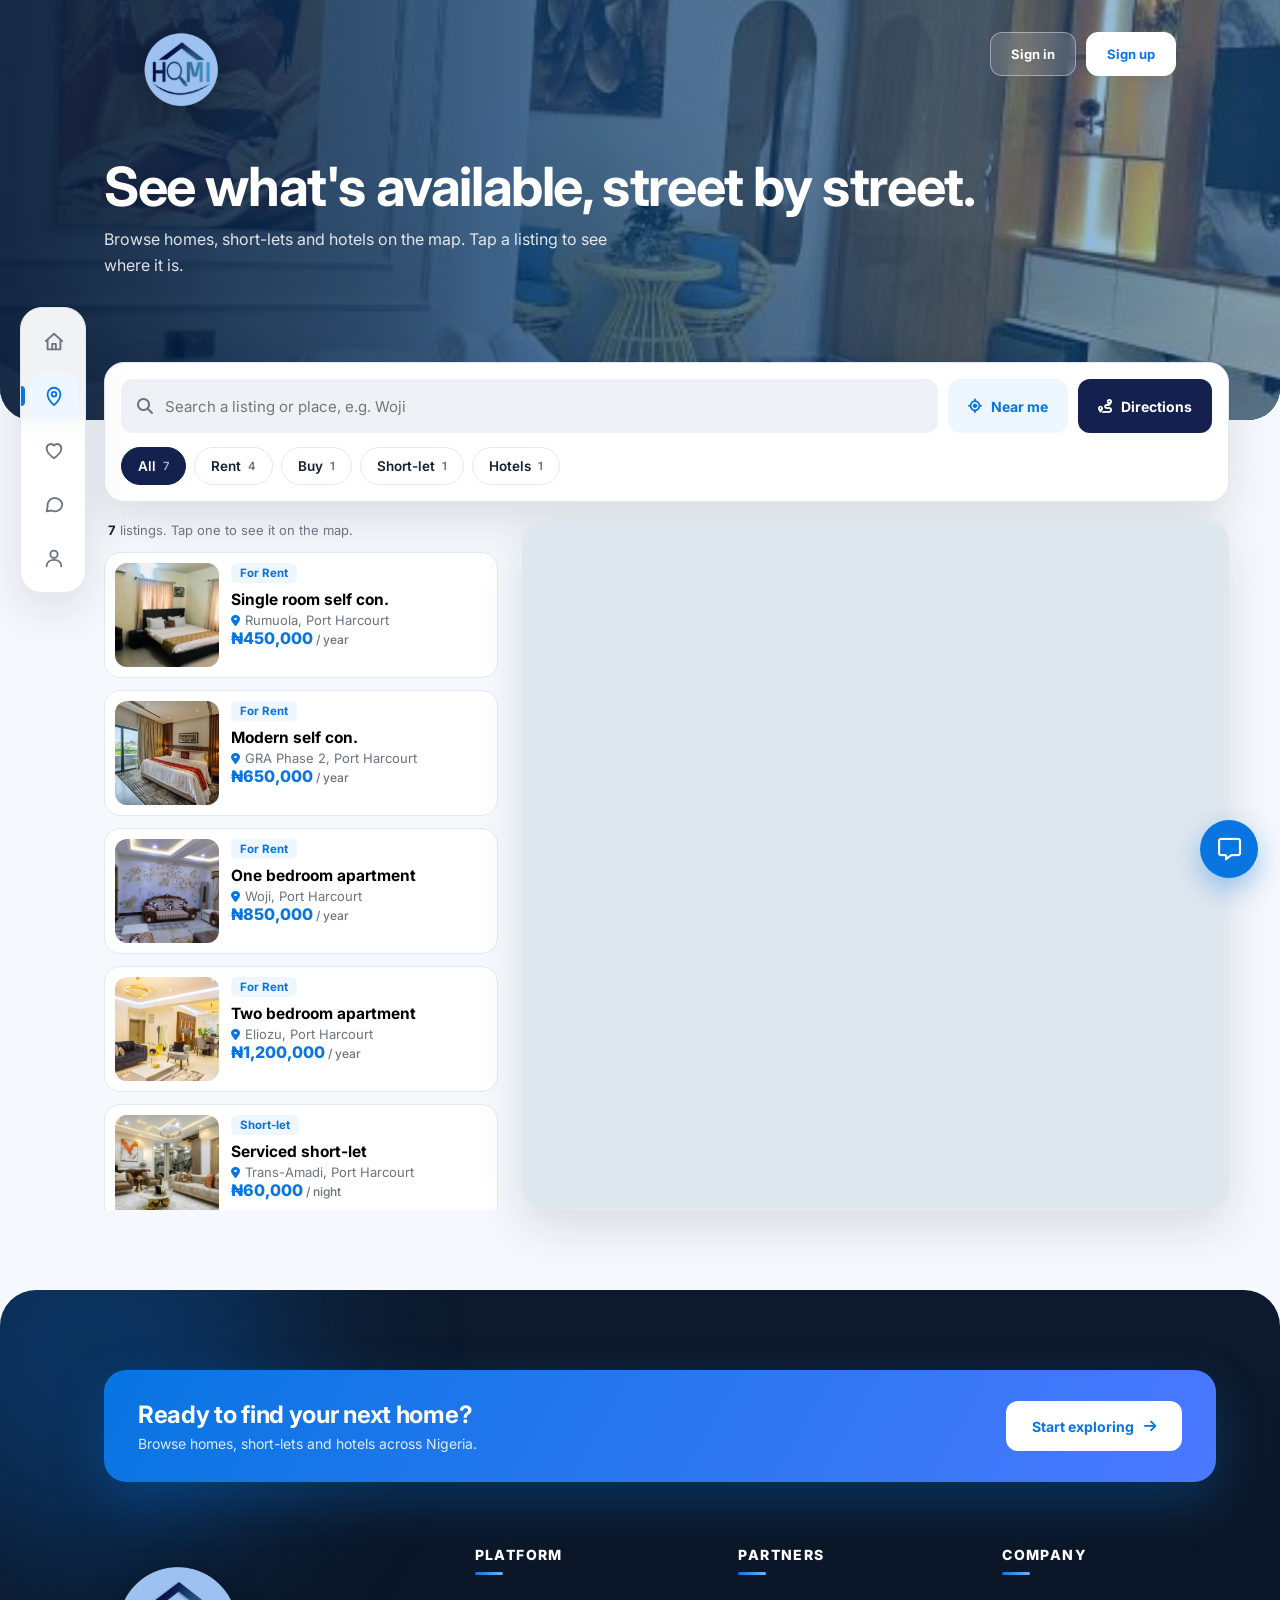
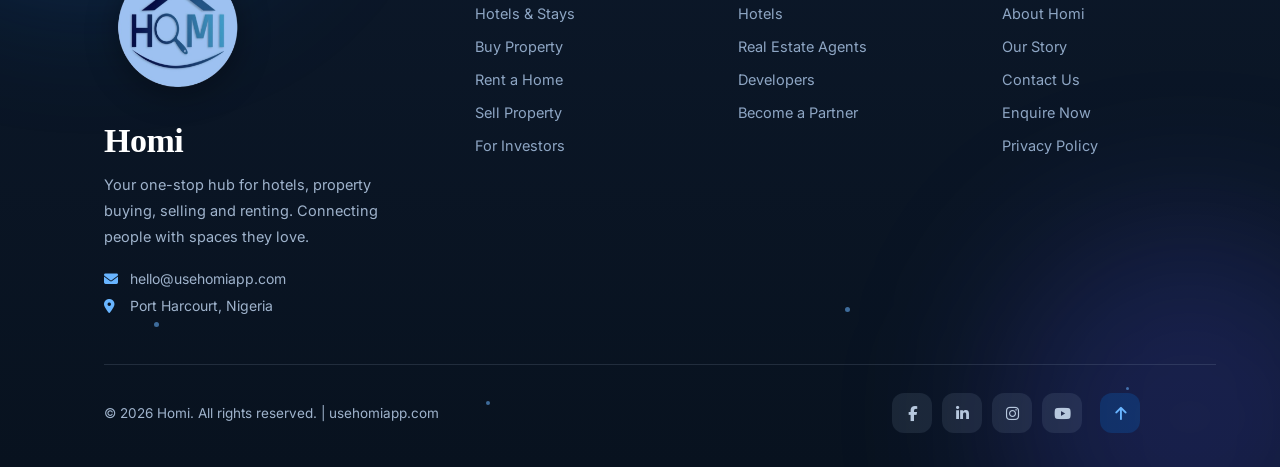
<file: Map.html>
<!DOCTYPE html>
<html lang="en">
<head>
    <meta charset="UTF-8">
    <meta name="viewport" content="width=device-width, initial-scale=1.0, viewport-fit=cover">
    <title>HOMI | Map Search</title>
    <link rel="preconnect" href="https://fonts.googleapis.com">
    <link rel="preconnect" href="https://fonts.gstatic.com" crossorigin>
    <link href="https://fonts.googleapis.com/css2?family=Inter:wght@400;500;600;700;800&display=swap" rel="stylesheet">
    <link rel="stylesheet" href="https://cdnjs.cloudflare.com/ajax/libs/font-awesome/6.7.2/css/all.min.css">
    <style>
        :root {
            --primary: #0875e1;
            --primary-dark: #0561bd;
            --light: #eef6ff;
            --text: #172033;
            --muted: #6b7280;
            --border: #e3e8ef;
            --bg: #f5f8fc;
            --navy: #14214f;
        }

        * {
            margin: 0;
            padding: 0;
            box-sizing: border-box;
        }

        html {
            scroll-behavior: smooth;
        }

        body {
            font-family: Inter,system-ui,-apple-system,"Segoe UI",Arial,sans-serif;
            background: var(--bg);
            color: var(--text);
            overflow-x: hidden;
        }

        button {
            font: inherit;
            cursor: pointer;
        }

        :focus-visible {
            outline: 3px solid rgba(8,117,225,.45);
            outline-offset: 2px;
        }



        .btn {
            height: 40px;
            padding: 0 17px;
            border-radius: 10px;
            font-size: 13px;
            font-weight: 700;
            border: 1px solid var(--border);
            background: #fff;
            color: var(--text);
            transition: .2s;
        }

        .btn:hover {
            border-color: var(--primary);
            color: var(--primary);
        }

        .btn.solid {
            background: var(--primary);
            border-color: var(--primary);
            color: #fff;
        }

        .btn.solid:hover {
            background: var(--primary-dark);
            color: #fff;
        }

        .hero {
            position: relative;
            isolation: isolate;
            overflow: hidden;
            min-height: 420px;
            color: #fff;
            padding: 26px 5% 120px;
            border-radius: 0 0 32px 32px;
            background: #075fbd;
        }

        .hero-video-container {
            position: absolute;
            inset: 0;
            z-index: -3;
            overflow: hidden;
            background: #062f5f;
        }

        .hero-video {
            position: absolute;
            inset: 0;
            width: 100%;
            height: 100%;
            object-fit: cover;
            opacity: 0;
            transform: scale(1.02);
            transition: opacity 1s ease,transform 10s ease;
            pointer-events: none;
        }

        .hero-video.active {
            opacity: 1;
            transform: scale(1.06);
        }

        .hero-video-overlay {
            position: absolute;
            inset: 0;
            z-index: -2;
            background: linear-gradient(90deg,rgba(2,25,58,.88) 0%,rgba(4,62,122,.68) 45%,rgba(8,117,225,.34) 100%);
        }

        .hero-inner {
            max-width: 1240px;
            margin: 0 auto;
            animation: rise .7s ease both;
        }

        .hero h1 {
            font-size: clamp(32px,5vw,54px);
            line-height: 1.06;
            letter-spacing: -1.4px;
        }

        .hero p {
            margin-top: 12px;
            max-width: 520px;
            line-height: 1.6;
            color: rgba(255,255,255,.86);
        }

        @keyframes rise {
            from {
                opacity: 0;
                transform: translateY(22px);
            }
            to {
                opacity: 1;
                transform: none;
            }
        }

        .hero-top {
            display: flex;
            align-items: flex-start;
            justify-content: space-between;
            gap: 16px;
            max-width: 1240px;
            margin: 0 auto 52px;
            position: relative;
        }

        .hero-logo {
            display: block;
            animation: logoFloat 4.5s ease-in-out infinite;
            filter: drop-shadow(0 6px 16px rgba(0, 0, 0, .35));
        }

        .hero-logo:hover {
            animation-play-state: paused;
        }

        .hero-logo img {
            display: block;
            width: 156px;
            height: 80px;
            object-fit: contain;
        }

        @keyframes logoFloat {
            0%,
            100% {
                transform: translateY(0);
            }
            50% {
                transform: translateY(-12px);
            }
        }

        .hero-actions {
            display: flex;
            gap: 10px;
            padding-top: 6px;
        }

        .hero-actions .btn {
            height: 44px;
            padding: 0 20px;
            border-radius: 12px;
            backdrop-filter: blur(8px);
        }

        .hero-actions .btn:not(.solid) {
            background: rgba(255,255,255,.14);
            border-color: rgba(255,255,255,.4);
            color: #fff;
        }

        .hero-actions .btn:not(.solid):hover {
            background: #fff;
            color: var(--primary);
        }

        .hero-actions .btn.solid {
            background: #fff;
            border-color: #fff;
            color: var(--primary);
        }

        .hero-actions .btn.solid:hover {
            background: var(--light);
            color: var(--primary-dark);
        }

        @media(max-width:650px) {
            .hero {
                padding: 22px 5% 110px;
                border-radius: 0 0 24px 24px;
            }

            .hero-top {
                margin-bottom: 38px;
            }
            .hero-logo img {
                width: 118px;
                height: 60px;
            }
            .hero-actions .btn {
                height: 40px;
                padding: 0 14px;
            }
        }


        .page {
            max-width: 1500px;
            margin: -58px auto 0;
            padding: 0 4% 80px;
            position: relative;
            z-index: 2;
        }

        .toolbar {
            background: #fff;
            border: 1px solid var(--border);
            border-radius: 20px;
            padding: 16px;
            box-shadow: 0 18px 45px rgba(23,32,51,.12);
        }

        .search-row {
            display: flex;
            gap: 10px;
        }

        .search {
            flex: 1;
            height: 54px;
            display: flex;
            align-items: center;
            gap: 12px;
            padding: 0 16px;
            background: #eef1f5;
            border-radius: 12px;
        }

        .search:focus-within {
            box-shadow: 0 0 0 2px rgba(8,117,225,.4);
        }

        .search i {
            color: var(--muted);
        }

        .search input {
            flex: 1;
            min-width: 0;
            height: 100%;
            border: none;
            background: transparent;
            outline: none;
            font: inherit;
            font-size: 15px;
            color: var(--text);
        }

        .tool {
            height: 54px;
            padding: 0 20px;
            border: none;
            border-radius: 12px;
            font-weight: 700;
            font-size: 14px;
            display: flex;
            align-items: center;
            gap: 9px;
            transition: .2s;
        }

        .tool.ghost {
            background: var(--light);
            color: var(--primary);
        }

        .tool.ghost:hover {
            background: #dcecff;
        }

        .tool.dark {
            background: var(--navy);
            color: #fff;
        }

        .tool.dark:hover {
            background: var(--primary);
            transform: translateY(-1px);
        }

        .chips {
            display: flex;
            flex-wrap: wrap;
            gap: 8px;
            margin-top: 14px;
        }

        .chip {
            height: 38px;
            padding: 0 16px;
            border: 1px solid var(--border);
            border-radius: 999px;
            background: #fff;
            color: var(--text);
            font-size: 13.5px;
            font-weight: 600;
            display: flex;
            align-items: center;
            gap: 7px;
            transition: .2s;
        }

        .chip:hover {
            border-color: var(--primary);
            color: var(--primary);
        }

        .chip.active {
            background: var(--navy);
            border-color: var(--navy);
            color: #fff;
        }

        .chip small {
            opacity: .65;
            font-weight: 600;
        }

        .layout {
            display: grid;
            grid-template-columns: 400px 1fr;
            gap: 18px;
            margin-top: 18px;
            height: 690px;
        }

        .list {
            overflow-y: auto;
            padding-right: 6px;
            display: grid;
            gap: 12px;
            align-content: start;
            scrollbar-width: thin;
        }

        .list-head {
            font-size: 13px;
            color: var(--muted);
            padding: 2px 4px;
        }

        .list-head strong {
            color: var(--text);
        }

        .card {
            display: flex;
            gap: 12px;
            padding: 10px;
            background: #fff;
            border: 1px solid var(--border);
            border-radius: 16px;
            text-align: left;
            transition: .2s;
        }

        .card:hover {
            border-color: rgba(8,117,225,.4);
        }

        .card.active {
            border-color: var(--primary);
            box-shadow: 0 0 0 3px rgba(8,117,225,.16);
        }

        .card img {
            width: 104px;
            height: 104px;
            border-radius: 12px;
            object-fit: cover;
            background: #e5e7eb;
            flex-shrink: 0;
        }

        .card-body {
            display: flex;
            flex-direction: column;
            min-width: 0;
            flex: 1;
        }

        .tag {
            align-self: flex-start;
            font-size: 11.5px;
            font-weight: 700;
            color: var(--primary);
            background: var(--light);
            padding: 3px 9px;
            border-radius: 6px;
        }

        .card h3 {
            font-size: 15.5px;
            margin: 7px 0 3px;
        }

        .card .loc {
            font-size: 13px;
            color: var(--muted);
            white-space: nowrap;
            overflow: hidden;
            text-overflow: ellipsis;
        }

        .card .loc i {
            color: var(--primary);
            margin-right: 5px;
            font-size: 12px;
        }

        .card .price {
            margin-top: auto;
            font-weight: 800;
            color: var(--primary);
            font-size: 16px;
        }

        .card .price small {
            font-weight: 500;
            color: var(--muted);
            font-size: 12px;
        }

        .empty {
            padding: 34px 18px;
            text-align: center;
            color: var(--muted);
            background: #fff;
            border: 1px dashed var(--border);
            border-radius: 16px;
            line-height: 1.6;
        }

        .empty strong {
            display: block;
            color: var(--text);
            margin-bottom: 4px;
        }

        .map-wrap {
            position: relative;
            min-height: 420px;
            border-radius: 22px;
            overflow: hidden;
            border: 1px solid var(--border);
            box-shadow: 0 18px 45px rgba(23,32,51,.12);
            background: #dfe7ef;
        }

        #map {
            position: absolute;
            inset: 0;
            width: 100%;
            height: 100%;
            border: 0;
        }

        .map-loading {
            position: absolute;
            inset: 0;
            z-index: 5;
            display: grid;
            place-content: center;
            justify-items: center;
            gap: 12px;
            color: var(--muted);
            background: linear-gradient(135deg,#eef3f8,#dce5ef);
            transition: opacity .4s;
        }

        .map-loading.hidden {
            opacity: 0;
            pointer-events: none;
        }

        .map-loading i {
            font-size: 30px;
            color: var(--primary);
            animation: pulse 1.2s infinite ease-in-out;
        }

        @keyframes pulse {
            50% {
                transform: scale(1.18);
                opacity: .6;
            }
        }

        .floating-message {
            position: fixed;
            right: 22px;
            bottom: calc(22px + env(safe-area-inset-bottom,0px));
            width: 58px;
            height: 58px;
            border-radius: 50%;
            background: var(--primary);
            color: #fff;
            display: grid;
            place-items: center;
            font-size: 23px;
            text-decoration: none;
            z-index: 1200;
            box-shadow: 0 10px 28px rgba(8,117,225,.38);
            transition: .25s;
        }

        .floating-message:hover {
            background: var(--primary-dark);
            transform: translateY(-3px) scale(1.05);
        }

        @media(min-width:901px) {
            .page {
                padding-left: max(4%,104px);
            }
        }

        @media(max-width:1000px) {
            .layout {
                grid-template-columns: 1fr;
                height: auto;
            }
            .map-wrap {
                order: -1;
                height: 460px;
            }
            .list {
                overflow: visible;
                padding: 0;
            }
        }

        @media(max-width:650px) {
            .search-row {
                flex-wrap: wrap;
            }
            .search {
                flex: 1 1 100%;
            }
            .tool {
                flex: 1;
                justify-content: center;
                height: 48px;
            }
            .map-wrap {
                height: 400px;
                border-radius: 18px;
            }
            .card img {
                width: 88px;
                height: 88px;
            }
            .floating-message {
                width: 54px;
                height: 54px;
                right: 16px;
            }
        }

    
    /* =========================================
   FOOTER
========================================= */
.site-footer {
    position: relative;
    isolation: isolate;
    overflow: hidden;
    padding: 80px 5% 34px;
    background: linear-gradient(180deg, #0d1a2d 0%, #08121f 100%);
    color: #9fb3cc;
    border-radius: 36px 36px 0 0;
}

.footer-container {
    position: relative;
    max-width: 1200px;
    margin: 0 auto;
}

/* drifting glows */
.footer-glow {
    position: absolute;
    border-radius: 50%;
    filter: blur(80px);
    pointer-events: none;
    z-index: -1;
    animation: footerGlow 14s ease-in-out infinite alternate;
}

.glow-one {
    width: 420px; height: 420px;
    top: -140px; left: -120px;
    background: rgba(8,117,225,.28);
}

.glow-two {
    width: 380px; height: 380px;
    bottom: -140px; right: -100px;
    background: rgba(92,90,255,.20);
    animation-delay: -6s;
}

@keyframes footerGlow {
    from { transform: translate3d(0,0,0) scale(1); }
    to   { transform: translate3d(50px,-40px,0) scale(1.15); }
}

/* floating particles */
.footer-dot {
    position: absolute;
    width: 5px; height: 5px;
    border-radius: 50%;
    background: rgba(105,181,255,.55);
    pointer-events: none;
    z-index: -1;
    animation: dotRise 9s ease-in-out infinite;
}
.fd-1 { left: 12%; bottom: 18%; }
.fd-2 { left: 38%; bottom: 8%;  animation-delay: -3s; width: 4px; height: 4px; }
.fd-3 { left: 66%; bottom: 20%; animation-delay: -5s; }
.fd-4 { left: 88%; bottom: 10%; animation-delay: -7s; width: 3px; height: 3px; }

@keyframes dotRise {
    0%, 100% { transform: translateY(0);     opacity: .2; }
    50%      { transform: translateY(-70px); opacity: .9; }
}

/* CTA strip */
.footer-cta {
    display: flex;
    align-items: center;
    justify-content: space-between;
    gap: 24px;
    padding: 30px 34px;
    margin-bottom: 64px;
    border-radius: 22px;
    background: linear-gradient(120deg, #0875e1 0%, #4b78ff 100%);
    box-shadow: 0 20px 50px rgba(8,117,225,.28);
    position: relative;
    overflow: hidden;
}

.footer-cta::after {
    content: "";
    position: absolute;
    top: 0; left: -60%;
    width: 40%; height: 100%;
    background: linear-gradient(100deg, transparent, rgba(255,255,255,.22), transparent);
    transform: skewX(-20deg);
    animation: ctaShine 5s ease-in-out infinite;
}

@keyframes ctaShine {
    0%   { left: -60%; }
    60%, 100% { left: 130%; }
}

.footer-cta h3 { color: #fff; font-size: 24px; margin-bottom: 6px; letter-spacing: -.3px; }
.footer-cta p  { color: rgba(255,255,255,.85); font-size: 14px; }

.footer-cta-btn {
    flex-shrink: 0;
    display: inline-flex;
    align-items: center;
    gap: 10px;
    height: 50px;
    padding: 0 26px;
    border-radius: 12px;
    background: #fff;
    color: var(--primary);
    font-weight: 700;
    font-size: 14px;
    text-decoration: none;
    position: relative;
    z-index: 1;
    transition: .25s ease;
}

.footer-cta-btn:hover { gap: 15px; transform: translateY(-2px); box-shadow: 0 10px 24px rgba(0,0,0,.2); }

/* main grid */
.footer-top {
    display: grid;
    grid-template-columns: 1.5fr 1fr 1fr 1fr;
    gap: 50px;
    padding-bottom: 50px;
}

/* BIG ANIMATED LOGO */
.footer-logo-wrap {
    position: relative;
    display: inline-block;
    width: 150px;
    height: 150px;
    margin-bottom: 22px;
    animation: logoFloat 5s ease-in-out infinite;
}

.logo-ring {
    position: absolute;
    inset: 0;
    border-radius: 50%;
    padding: 5px;
    background: none;
}

/* keep the logo upright while the ring spins */
.footer-logo {
    width: 100%;
    height: 100%;
    object-fit: contain;
    display: block;
    background: none;
    filter: drop-shadow(0 6px 16px rgba(0,0,0,.35));
}

.logo-pulse {
    display: none;
    position: absolute;
    inset: 0;
    border-radius: 50%;
    border: 2px solid rgba(105,181,255,.55);
    animation: logoPulse 3s ease-out infinite;
}
.logo-pulse.delay { animation-delay: 1.5s; }


@keyframes logoSpin  { to { transform: rotate(360deg); } }

@keyframes logoFloat {
    0%, 100% { transform: translateY(0); }
    50%      { transform: translateY(-10px); }
}

@keyframes logoPulse {
    0%   { transform: scale(1);   opacity: .8; }
    100% { transform: scale(1.7); opacity: 0; }
}

.footer-brand-name {
    font-family: "Playfair Display", Georgia, serif;
    font-size: 34px;
    color: #fff;
    margin-bottom: 12px;
    letter-spacing: -.5px;
}

.footer-about {
    max-width: 330px;
    font-size: 14.5px;
    line-height: 1.8;
    margin-bottom: 20px;
}

.footer-contact { list-style: none; display: grid; gap: 10px; }

.footer-contact li {
    display: flex;
    align-items: center;
    gap: 10px;
    font-size: 14px;
}

.footer-contact i { color: #69b5ff; width: 16px; }

/* columns */
.footer-col h4 {
    color: #fff;
    font-size: 14px;
    font-weight: 800;
    letter-spacing: .1em;
    text-transform: uppercase;
    margin-bottom: 24px;
    padding-bottom: 12px;
    position: relative;
}

.footer-col h4::after {
    content: "";
    position: absolute;
    left: 0; bottom: 0;
    width: 28px; height: 3px;
    border-radius: 10px;
    background: linear-gradient(90deg, var(--primary), #69b5ff);
    transition: width .35s ease;
}

.footer-col:hover h4::after { width: 52px; }

.footer-col ul { list-style: none; display: grid; gap: 4px; }

.footer-col a {
    position: relative;
    display: inline-block;
    padding: 6px 0;
    color: #8ea6c4;
    font-size: 14.5px;
    text-decoration: none;
    transition: color .25s ease, transform .25s ease;
}

/* underline that slides in */
.footer-col a::after {
    content: "";
    position: absolute;
    left: 0; bottom: 2px;
    width: 0; height: 1.5px;
    background: #69b5ff;
    transition: width .3s ease;
}

.footer-col a:hover { color: #fff; transform: translateX(6px); }
.footer-col a:hover::after { width: 100%; }

/* bottom bar */
.footer-bottom {
    display: flex;
    align-items: center;
    justify-content: space-between;
    gap: 20px;
    padding-top: 28px;
    border-top: 1px solid rgba(159,179,204,.16);
}

.footer-bottom p { font-size: 13.5px; }

.footer-socials { display: flex; align-items: center; gap: 10px; }

.footer-socials a,
.back-to-top {
    width: 40px; height: 40px;
    border: none;
    border-radius: 12px;
    background: rgba(159,179,204,.12);
    color: #b7c8de;
    display: grid;
    place-items: center;
    font-size: 15px;
    text-decoration: none;
    transition: .3s ease;
}

.footer-socials a:hover {
    background: var(--primary);
    color: #fff;
    transform: translateY(-5px) rotate(-6deg);
    box-shadow: 0 10px 22px rgba(8,117,225,.4);
}

.back-to-top { margin-left: 8px; background: rgba(8,117,225,.22); color: #69b5ff; }

.back-to-top:hover {
    background: #fff;
    color: var(--primary);
    transform: translateY(-5px);
}

.back-to-top i { animation: arrowBob 1.8s ease-in-out infinite; }

@keyframes arrowBob {
    0%, 100% { transform: translateY(0); }
    50%      { transform: translateY(-3px); }
}

/* responsive */
@media (max-width: 950px) {
    .footer-top { grid-template-columns: 1fr 1fr; gap: 42px 30px; }
    .footer-brand { grid-column: 1 / -1; }
}

@media (max-width: 650px) {
    .site-footer { padding: 60px 5% 28px; border-radius: 26px 26px 0 0; }
    .footer-cta { flex-direction: column; align-items: flex-start; padding: 26px 22px; margin-bottom: 46px; }
    .footer-cta-btn { width: 100%; justify-content: center; }
    .footer-logo-wrap { width: 120px; height: 120px; }
    .footer-top { grid-template-columns: 1fr 1fr; }
    .footer-bottom { flex-direction: column; align-items: flex-start; }
}

@media (max-width: 420px) {
    .footer-top { grid-template-columns: 1fr; }
}

@media (prefers-reduced-motion: reduce) {
    .footer-logo-wrap, .logo-ring, .footer-logo, .logo-pulse,
    .footer-glow, .footer-dot, .footer-cta::after, .back-to-top i {
        animation: none;
    }
}


    /* keep footer content clear of the left navigation on desktop */
    @media (min-width: 901px) {
        .site-footer {
            padding-left: max(5%, 104px);
        }
    }

    /* the floating message button sits bottom-right; keep it off the footer buttons */
    @media (max-width: 1300px) {
        .footer-bottom {
            padding-right: 76px;
        }
    }
    </style>
    <style id="homi-theme-css">
/* =========================================
   HOMI DARK THEME (shared by every page)
   Add to <head> after your page <style>:
       <link rel="stylesheet" href="theme.css">
   nav.js sets  data-theme="dark"  and  data-page="..."  on <html>.
   New components: use var(--text), var(--bg), var(--border) etc.
   so they follow the theme automatically.
========================================= */

html[data-theme="dark"] {
    color-scheme: dark;
    --text: #e8eefb;
    --muted: #94a3b8;
    --border: #25324a;
    --bg: #0b1220;
    --page-bg: #0b1220;
    --light: #14263f;
    --light-blue: #14263f;
    --navy: #1f6fd1;
}

html[data-theme="dark"] .homi-nav {
    background: rgba(17, 27, 46, .94);
    border-color: #25324a;
    box-shadow: 0 15px 45px rgba(0, 0, 0, .5);
}

html[data-theme="dark"] .homi-nav-item {
    color: #94a3b8;
}

html[data-theme="dark"] .homi-nav-item:hover,
html[data-theme="dark"] .homi-nav-item.active {
    background: #14263f;
    color: #5aaaf5;
}

html[data-theme="dark"] ::selection {
    background: rgba(59, 155, 255, .35);
}


/* ===== index.html (home page) ===== */

:where(html[data-theme="dark"][data-page="landingpage"]) body {
    background: radial-gradient(circle at 8% 15%, rgba(8,117,225,.10), transparent 25%),
        radial-gradient(circle at 92% 35%, rgba(75,120,255,.08), transparent 28%),
        radial-gradient(circle at 50% 85%, rgba(8,117,225,.06), transparent 30%),
        #0b1220;
}

:where(html[data-theme="dark"][data-page="landingpage"]) .navbar {
    background: rgba(17,27,46,0.96);
}

:where(html[data-theme="dark"][data-page="landingpage"]) .nav-icon {
    background: #1a2740;
}

:where(html[data-theme="dark"][data-page="landingpage"]) .nav-icon:hover {
    background: #14263f;
    color: #5aaaf5;
}

:where(html[data-theme="dark"][data-page="landingpage"]) .notification-dot {
    border: 2px solid #111b2e;
}

:where(html[data-theme="dark"][data-page="landingpage"]) .sign-in-button {
    border: 1px solid #25324a;
    background: #111b2e;
}

:where(html[data-theme="dark"][data-page="landingpage"]) .sign-in-button:hover {
    color: #5aaaf5;
}

:where(html[data-theme="dark"][data-page="landingpage"]) .search-box {
    background: #111b2e;
}

:where(html[data-theme="dark"][data-page="landingpage"]) .search-box input::placeholder {
    color: #7c8aa3;
}

:where(html[data-theme="dark"][data-page="landingpage"]) .filter-button {
    background: #111b2e;
    color: #5aaaf5;
}

:where(html[data-theme="dark"][data-page="landingpage"]) .filter-button:hover {
    background: #1a3253;
}

:where(html[data-theme="dark"][data-page="landingpage"]) .filter-panel {
    background: #111b2e;
}

:where(html[data-theme="dark"][data-page="landingpage"]) .filter-field label {
    color: #cbd5e1;
}

:where(html[data-theme="dark"][data-page="landingpage"]) .filter-field select,
:where(html[data-theme="dark"][data-page="landingpage"]) .smart-box,
:where(html[data-theme="dark"][data-page="landingpage"]) .id-box {
    background: #1a2740;
}

:where(html[data-theme="dark"][data-page="landingpage"]) .smart-box input::placeholder,
:where(html[data-theme="dark"][data-page="landingpage"]) .id-box input::placeholder {
    color: #7c8aa3;
}

:where(html[data-theme="dark"][data-page="landingpage"]) .smart-btn {
    background: #1f6fd1;
}

:where(html[data-theme="dark"][data-page="landingpage"]) .id-box i {
    color: #7c8aa3;
}

:where(html[data-theme="dark"][data-page="landingpage"]) .reset-btn {
    background: #1f6fd1;
}

:where(html[data-theme="dark"][data-page="landingpage"]) .chip {
    border: 1px solid #25324a;
    background: #111b2e;
}

:where(html[data-theme="dark"][data-page="landingpage"]) .chip:hover,
:where(html[data-theme="dark"][data-page="landingpage"]) .chip.active {
    background: #1f6fd1;
}

:where(html[data-theme="dark"][data-page="landingpage"]) .property-card:hover {
    background: #111b2e;
    color: #5aaaf5;
}

:where(html[data-theme="dark"][data-page="landingpage"]) .side-menu {
    background: #111b2e;
}

:where(html[data-theme="dark"][data-page="landingpage"]) .close-menu {
    background: #1a2740;
}

:where(html[data-theme="dark"][data-page="landingpage"]) .menu-link:hover,
:where(html[data-theme="dark"][data-page="landingpage"]) .menu-link.active {
    color: #5aaaf5;
}

:where(html[data-theme="dark"][data-page="landingpage"]) .menu-link:hover i,
:where(html[data-theme="dark"][data-page="landingpage"]) .menu-link.active i {
    color: #5aaaf5;
}

:where(html[data-theme="dark"][data-page="landingpage"]) .regions-section {
    background: linear-gradient(
                    180deg,
                    #111b2e 0%,
                    #0d1626 100%
                );
}

:where(html[data-theme="dark"][data-page="landingpage"]) .slider-button {
    background: #111b2e;
}

:where(html[data-theme="dark"][data-page="landingpage"]) .nearby-section {
    background: linear-gradient(
                    180deg,
                    #0f192b 0%,
                    #0d1626 50%,
                    #0f192b 100%
                );
}

:where(html[data-theme="dark"][data-page="landingpage"]) .see-all {
    color: #5aaaf5;
}

:where(html[data-theme="dark"][data-page="landingpage"]) .see-all:hover {
    color: #7bbcf8;
}

:where(html[data-theme="dark"][data-page="landingpage"]) .nearby-slider-button {
    background: #111b2e;
}

:where(html[data-theme="dark"][data-page="landingpage"]) .property-listing {
    background: #111b2e;
}

:where(html[data-theme="dark"][data-page="landingpage"]) .property-image {
    background: #1a2740;
}

:where(html[data-theme="dark"][data-page="landingpage"]) .property-status {
    background: #111b2e;
    color: #5aaaf5;
}

:where(html[data-theme="dark"][data-page="landingpage"]) .favourite-button {
    background: #111b2e;
    color: #cbd5e1;
}

:where(html[data-theme="dark"][data-page="landingpage"]) .property-location i {
    color: #5aaaf5;
}

:where(html[data-theme="dark"][data-page="landingpage"]) .property-price {
    color: #5aaaf5;
}

:where(html[data-theme="dark"][data-page="landingpage"]) .explore-map-button {
    background: #1f6fd1;
}

:where(html[data-theme="dark"][data-page="landingpage"]) .explore-map-button:hover {
    background: #1a5db4;
}

:where(html[data-theme="dark"][data-page="landingpage"]) .faq-section {
    background: radial-gradient(circle at 8% 15%, rgba(8,117,225,.09), transparent 25%),
                radial-gradient(circle at 92% 80%, rgba(92,90,255,.07), transparent 28%),
                linear-gradient(180deg, #111b2e 0%, #0d1626 100%);
}

:where(html[data-theme="dark"][data-page="landingpage"]) .faq-label {
    background: #14263f;
    color: #5aaaf5;
}

:where(html[data-theme="dark"][data-page="landingpage"]) .faq-item {
    background: rgba(17,27,46,0.92);
    border: 1px solid #25324a;
}

:where(html[data-theme="dark"][data-page="landingpage"]) .faq-question i {
    background: #14263f;
    color: #5aaaf5;
}


/* ===== Map.html ===== */

:where(html[data-theme="dark"][data-page="map"]) .btn {
    background: #111b2e;
}

:where(html[data-theme="dark"][data-page="map"]) .btn:hover {
    color: #5aaaf5;
}

:where(html[data-theme="dark"][data-page="map"]) .toolbar {
    background: #111b2e;
}

:where(html[data-theme="dark"][data-page="map"]) .search {
    background: #1a2740;
}

:where(html[data-theme="dark"][data-page="map"]) .tool.ghost {
    color: #5aaaf5;
}

:where(html[data-theme="dark"][data-page="map"]) .tool.ghost:hover {
    background: #1a3253;
}

:where(html[data-theme="dark"][data-page="map"]) .chip {
    background: #111b2e;
}

:where(html[data-theme="dark"][data-page="map"]) .chip:hover {
    color: #5aaaf5;
}

:where(html[data-theme="dark"][data-page="map"]) .card {
    background: #111b2e;
}

:where(html[data-theme="dark"][data-page="map"]) .card img {
    background: #1a2740;
}

:where(html[data-theme="dark"][data-page="map"]) .tag {
    color: #5aaaf5;
}

:where(html[data-theme="dark"][data-page="map"]) .card .loc i {
    color: #5aaaf5;
}

:where(html[data-theme="dark"][data-page="map"]) .card .price {
    color: #5aaaf5;
}

:where(html[data-theme="dark"][data-page="map"]) .empty {
    background: #111b2e;
}

:where(html[data-theme="dark"][data-page="map"]) .map-wrap {
    background: #1a2740;
}

:where(html[data-theme="dark"][data-page="map"]) .map-loading {
    background: linear-gradient(135deg,#16233a,#1a2740);
}

:where(html[data-theme="dark"][data-page="map"]) .map-loading i {
    color: #5aaaf5;
}


/* ===== Saved.html ===== */

:where(html[data-theme="dark"][data-page="saved"]) .btn {
    background: #111b2e;
}

:where(html[data-theme="dark"][data-page="saved"]) .btn:hover {
    color: #5aaaf5;
}

:where(html[data-theme="dark"][data-page="saved"]) .gate {
    background: #111b2e;
}

:where(html[data-theme="dark"][data-page="saved"]) .gate-icon {
    color: #5aaaf5;
}

:where(html[data-theme="dark"][data-page="saved"]) .demo-card {
    background: #111b2e;
}

:where(html[data-theme="dark"][data-page="saved"]) .demo-card img {
    background: #1a2740;
}

:where(html[data-theme="dark"][data-page="saved"]) .demo-card .heart {
    background: #111b2e;
}

:where(html[data-theme="dark"][data-page="saved"]) .demo-body em {
    color: #5aaaf5;
}

:where(html[data-theme="dark"][data-page="saved"]) .perk {
    background: #111b2e;
}

:where(html[data-theme="dark"][data-page="saved"]) .perk i {
    color: #5aaaf5;
}


/* ===== Messages.html ===== */

:where(html[data-theme="dark"][data-page="messages"]) .btn {
    background: #111b2e;
}

:where(html[data-theme="dark"][data-page="messages"]) .btn:hover {
    color: #5aaaf5;
}

:where(html[data-theme="dark"][data-page="messages"]) .inbox {
    background: #111b2e;
}

:where(html[data-theme="dark"][data-page="messages"]) .search {
    background: #1a2740;
}

:where(html[data-theme="dark"][data-page="messages"]) .tab {
    background: #111b2e;
}

:where(html[data-theme="dark"][data-page="messages"]) .tab:hover {
    color: #5aaaf5;
}

:where(html[data-theme="dark"][data-page="messages"]) .convo:hover {
    background: #0b1220;
}

:where(html[data-theme="dark"][data-page="messages"]) .avatar.online::after {
    border: 2px solid #111b2e;
}

:where(html[data-theme="dark"][data-page="messages"]) .chat-pane {
    background: radial-gradient(circle at 90% 8%, rgba(8, 117, 225, .06), transparent 30%),
                #0d1626;
}

:where(html[data-theme="dark"][data-page="messages"]) .chat-head {
    background: #111b2e;
}

:where(html[data-theme="dark"][data-page="messages"]) .back-btn {
    background: #1a2740;
}

:where(html[data-theme="dark"][data-page="messages"]) .icon-btn {
    background: #1a2740;
}

:where(html[data-theme="dark"][data-page="messages"]) .icon-btn:hover {
    color: #5aaaf5;
}

:where(html[data-theme="dark"][data-page="messages"]) .listing-ref {
    background: #111b2e;
}

:where(html[data-theme="dark"][data-page="messages"]) .listing-ref img {
    background: #1a2740;
}

:where(html[data-theme="dark"][data-page="messages"]) .listing-ref small {
    color: #5aaaf5;
}

:where(html[data-theme="dark"][data-page="messages"]) .listing-ref em {
    color: #5aaaf5;
}

:where(html[data-theme="dark"][data-page="messages"]) .day {
    background: #1a2740;
}

:where(html[data-theme="dark"][data-page="messages"]) .msg.them .bubble {
    background: #111b2e;
}

:where(html[data-theme="dark"][data-page="messages"]) .composer {
    background: #111b2e;
}

:where(html[data-theme="dark"][data-page="messages"]) .quick button {
    background: #111b2e;
}

:where(html[data-theme="dark"][data-page="messages"]) .quick button:hover {
    color: #5aaaf5;
}

:where(html[data-theme="dark"][data-page="messages"]) .compose-field {
    background: #1a2740;
}

:where(html[data-theme="dark"][data-page="messages"]) .attach:hover {
    color: #5aaaf5;
    background: #111b2e;
}

:where(html[data-theme="dark"][data-page="messages"]) .empty i {
    color: #5aaaf5;
}

:where(html[data-theme="dark"][data-page="messages"]) .gate {
    background: #111b2e;
}

:where(html[data-theme="dark"][data-page="messages"]) .gate-icon {
    color: #5aaaf5;
}

:where(html[data-theme="dark"][data-page="messages"]) .demo-chat {
    background: #111b2e;
}

:where(html[data-theme="dark"][data-page="messages"]) .perk {
    background: #111b2e;
}

:where(html[data-theme="dark"][data-page="messages"]) .perk i {
    color: #5aaaf5;
}

/* ===== embedded Google map ===== */

:where(html[data-theme="dark"][data-page="map"]) #map {
    filter: invert(.92) hue-rotate(180deg) brightness(.95) contrast(.9);
}

</style>
    <script>
/*
   HOMI shared navigation + theme.
   On every page, inside <head>, after your page <style>:
       <link rel="stylesheet" href="theme.css">
       <script src="nav.js"><\/script>
   Needs Font Awesome (already on your pages).
*/

/* ---------- theme: runs immediately so the page never flashes light ---------- */
(function () {
    var root = document.documentElement;
    var script = document.currentScript;
    var base = script && script.src ? script.src.replace(/nav\.js(\?.*)?$/, "") : "";

    var file = (location.pathname.split("/").pop() || "").toLowerCase().replace(".html", "");
    if (file === "" || file === "index") file = "landingpage";
    root.setAttribute("data-page", file);

    /* storage: localStorage first, window.name as a backup.
       (Some browsers give every local file its own private storage,
        so window.name keeps the choice when you move between pages.) */
    function fromName() {
        var m = /homi-theme:(dark|light)/.exec(window.name || "");
        return m ? m[1] : null;
    }

    function toName(mode) {
        var n = (window.name || "").replace(/homi-theme:(dark|light);?/, "");
        window.name = n + "homi-theme:" + mode + ";";
    }

    function read() {
        var v = null;
        try { v = localStorage.getItem("homi-theme"); } catch (e) {}
        if (v !== "dark" && v !== "light") v = fromName();
        return v === "dark" ? "dark" : "light";
    }

    function apply(mode) {
        if (mode === "dark") root.setAttribute("data-theme", "dark");
        else root.removeAttribute("data-theme");
    }

    var mode = read();
    apply(mode);
    toName(mode);

    /* hide the page until theme.css is in, so dark mode never flashes white */
    var guard = document.createElement("style");
    guard.id = "homi-theme-guard";
    guard.textContent =
        'html[data-theme="dark"]{background:#0b1220}' +
        'html[data-theme="dark"]:not([data-theme-ready]) body{visibility:hidden}';
    document.head.appendChild(guard);

    function ready() {
        root.setAttribute("data-theme-ready", "");
    }

    /* load theme.css LAST in <head> so it always sits after the page's own styles,
       whether or not the page links it itself */
    function attachCss() {
        var inl = document.getElementById("homi-theme-css");
        if (inl) {
            document.head.appendChild(inl);
            ready();
            return;
        }
        var link = document.querySelector('link[href*="theme.css"]');
        if (!link) {
            link = document.createElement("link");
            link.rel = "stylesheet";
            link.href = base + "theme.css";
        }
        link.addEventListener("load", ready);
        link.addEventListener("error", ready);
        document.head.appendChild(link);   /* appending an existing link moves it to the end */
        setTimeout(ready, 1500);
    }

    if (document.readyState === "loading") document.addEventListener("DOMContentLoaded", attachCss);
    else attachCss();

    /* use these from any page:  HomiTheme.toggle()  HomiTheme.set("dark")  */
    window.HomiTheme = {
        get: function () { return root.getAttribute("data-theme") === "dark" ? "dark" : "light"; },
        set: function (m) {
            m = m === "dark" ? "dark" : "light";
            apply(m);
            toName(m);
            try { localStorage.setItem("homi-theme", m); } catch (e) {}
            document.dispatchEvent(new CustomEvent("homi-theme", { detail: m }));
        },
        toggle: function () { this.set(this.get() === "dark" ? "light" : "dark"); }
    };

    /* keep other open tabs in sync */
    window.addEventListener("storage", function (e) {
        if (e.key === "homi-theme") apply(read());
    });
})();

(function () {
    var links = [
        { href: "index.html", icon: "fa-house", label: "Home", regular: false },
        { href: "Map.html", icon: "fa-map-location-dot", label: "Map", regular: false },
        { href: "Saved.html", icon: "fa-heart", label: "Saved", regular: true },
        { href: "Messages.html", icon: "fa-message", label: "Messages", regular: true },
        { href: "Profile.html", icon: "fa-user", label: "Profile", regular: true }
    ];

    var file = (location.pathname.split("/").pop() || "").toLowerCase();
    if (file === "") file = "index.html";

    var css = `        .homi-nav {
            position: fixed;
            left: 20px;
            top: 50%;
            transform: translateY(-50%);
            z-index: 1500;
            display: flex;
            flex-direction: column;
            gap: 6px;
            width: 66px;
            padding: 10px 9px;
            background: rgba(255,255,255,.94);
            backdrop-filter: blur(14px);
            border: 1px solid #e3e8ef;
            border-radius: 22px;
            box-shadow: 0 15px 45px rgba(24,39,75,.12);
        }

        .homi-nav-item {
            position: relative;
            width: 48px;
            height: 48px;
            border-radius: 15px;
            display: grid;
            place-items: center;
            color: #6b7280;
            font-size: 17px;
            text-decoration: none;
            transition: .2s ease;
        }

        .homi-nav-item:hover,
        .homi-nav-item.active {
            background: #eef6ff;
            color: #0875e1;
        }

        .homi-nav-item.active::before {
            content: "";
            position: absolute;
            left: -9px;
            top: 14px;
            width: 4px;
            height: 20px;
            border-radius: 0 4px 4px 0;
            background: #0875e1;
        }

        .homi-nav-item::after {
            content: attr(data-label);
            position: absolute;
            left: calc(100% + 16px);
            top: 50%;
            transform: translate(-6px,-50%);
            padding: 7px 12px;
            border-radius: 8px;
            background: #14214f;
            color: #fff;
            font: 600 12px/1 system-ui,sans-serif;
            white-space: nowrap;
            opacity: 0;
            pointer-events: none;
            transition: .2s ease;
        }

        .homi-nav-item:hover::after,
        .homi-nav-item:focus-visible::after {
            opacity: 1;
            transform: translate(0,-50%);
        }

        .homi-nav-item:focus-visible {
            outline: 3px solid rgba(8,117,225,.45);
        }

        #menuButton,
        #sideMenu,
        #sidebarOverlay {
            display: none!important;
        }

        @media(min-width:901px) {
            .hero,
            .hero-section {
                padding-left: max(5%,104px)!important;
                padding-right: max(5%,104px)!important;
            }
        }

        @media(max-width:900px) {
            .homi-nav {
                left: 50%;
                top: auto;
                bottom: calc(14px + env(safe-area-inset-bottom,0px));
                transform: translateX(-50%);
                flex-direction: row;
                width: auto;
                padding: 8px;
                gap: 4px;
            }
            .homi-nav-item {
                width: 46px;
                height: 46px;
            }
            .homi-nav-item.active::before {
                left: 13px;
                top: auto;
                bottom: -8px;
                width: 20px;
                height: 4px;
                border-radius: 4px 4px 0 0;
            }
            .homi-nav-item::after {
                display: none;
            }
            body {
                padding-bottom: 96px;
            }
            .floating-message {
                display: none!important;
            }
            .homi-nav {
                width: calc(100% - 24px);
                max-width: 420px;
                justify-content: space-around;
                padding: 6px;
                border-radius: 22px;
            }
            .homi-nav-item {
                flex: 1;
                width: auto;
                height: 44px;
            }
            .homi-nav-item.active::before {
                left: 50%;
                margin-left: -10px;
            }
        }

    `;

    function build() {
        var style = document.createElement("style");
        style.textContent = css;
        document.head.appendChild(style);

        var nav = document.createElement("nav");
        nav.className = "homi-nav";
        nav.setAttribute("aria-label", "Main navigation");

        var svg = function (d) {
            return '<svg viewBox="0 0 24 24" width="22" height="22" fill="none" stroke="currentColor" stroke-width="2" stroke-linecap="round" stroke-linejoin="round" aria-hidden="true">' + d + '</svg>';
        };
        var icons = {
            "Home": svg('<path d="M3 11l9-8 9 8"/><path d="M5 10v10h14V10"/><path d="M10 20v-6h4v6"/>'),
            "Map": svg('<path d="M12 22s7-6.2 7-12a7 7 0 0 0-14 0c0 5.8 7 12 7 12z"/><circle cx="12" cy="10" r="2.5"/>'),
            "Saved": svg('<path d="M12 21s-8-5.2-8-11a4.5 4.5 0 0 1 8-2.8A4.5 4.5 0 0 1 20 10c0 5.8-8 11-8 11z"/>'),
            "Messages": svg('<path d="M21 12a8 8 0 0 1-11.6 7.1L4 20l1-4.6A8 8 0 1 1 21 12z"/>'),
            "Profile": svg('<circle cx="12" cy="8" r="4"/><path d="M4 21c0-4.4 3.6-7 8-7s8 2.6 8 7"/>')
        };

        nav.innerHTML = links.map(function (l) {
            var active = l.href.toLowerCase() === file;
            return '<a class="homi-nav-item' + (active ? " active" : "") + '" href="' + l.href + '"' +
                   ' data-label="' + l.label + '" aria-label="' + l.label + '"' +
                   (active ? ' aria-current="page"' : "") + '>' +
                   icons[l.label] + '</a>';
        }).join("");

        document.body.appendChild(nav);
    }

    if (document.readyState === "loading") document.addEventListener("DOMContentLoaded", build);
    else build();
})();

</script>
</head>
<body>

<header class="hero">
    <div class="hero-video-container">
        <video class="hero-video active" muted playsinline poster="./assets/image4.jpg"><source src="./assets/video1.mp4" type="video/mp4"></video>
        <video class="hero-video" muted playsinline poster="./assets/image5.jpg"><source src="./assets/video2.mp4" type="video/mp4"></video>
        <video class="hero-video" muted playsinline poster="./assets/image6.jpg"><source src="./assets/video3.mp4" type="video/mp4"></video>
    </div>
    <div class="hero-video-overlay"></div>
    <div class="hero-top">
        <a href="index.html" class="hero-logo" aria-label="HOMI home"><img src="./assets/Logo2.0.png" alt="HOMI"></a>
        <div class="hero-actions">
            <button class="btn" onclick="location.href='sign-in.html'">Sign in</button>
            <button class="btn solid" onclick="location.href='CreateAccount.html'">Sign up</button>
        </div>
    </div>

    <div class="hero-inner">
        <h1>See what's available, street by street.</h1>
        <p>Browse homes, short-lets and hotels on the map. Tap a listing to see where it is.</p>
    </div>
</header>

<main class="page">

    <section class="toolbar">
        <div class="search-row">
            <label class="search">
                <i class="fa-solid fa-magnifying-glass"></i>
                <input type="text" id="mapSearchInput" placeholder="Search a listing or place, e.g. Woji" autocomplete="off">
            </label>
            <button class="tool ghost" id="locateButton"><i class="fa-solid fa-location-crosshairs"></i>Near me</button>
            <button class="tool dark" id="routeButton"><i class="fa-solid fa-route"></i>Directions</button>
        </div>
        <div class="chips" id="chips">
            <button class="chip active" data-type="all">All</button>
            <button class="chip" data-type="rent">Rent</button>
            <button class="chip" data-type="buy">Buy</button>
            <button class="chip" data-type="short-let">Short-let</button>
            <button class="chip" data-type="hotel">Hotels</button>
        </div>
    </section>

    <section class="layout">
        <div class="list" id="list" aria-live="polite"></div>
        <div class="map-wrap">
            <iframe id="map" title="Map" loading="lazy" referrerpolicy="no-referrer-when-downgrade" allowfullscreen></iframe>
            <div class="map-loading" id="mapLoading"><i class="fa-solid fa-location-dot"></i><span>Loading map...</span></div>
        </div>
    </section>

</main>

<footer class="site-footer">

    <div class="footer-glow glow-one"></div>
    <div class="footer-glow glow-two"></div>

    <span class="footer-dot fd-1"></span>
    <span class="footer-dot fd-2"></span>
    <span class="footer-dot fd-3"></span>
    <span class="footer-dot fd-4"></span>

    <div class="footer-container">

        <!-- CTA STRIP -->
        <div class="footer-cta">
            <div>
                <h3>Ready to find your next home?</h3>
                <p>Browse homes, short-lets and hotels across Nigeria.</p>
            </div>
            <a href="Map.html" class="footer-cta-btn">
                Start exploring
                <i class="fa-solid fa-arrow-right"></i>
            </a>
        </div>

        <!-- MAIN GRID -->
        <div class="footer-top">

            <div class="footer-brand">

                <a href="index.html" class="footer-logo-wrap" aria-label="HOMI home">
                    <span class="logo-pulse"></span>
                    <span class="logo-pulse delay"></span>
                    <span class="logo-ring">
                        <img src="./assets/Logo2.0.png" alt="HOMI" class="footer-logo">
                    </span>
                </a>

                <h3 class="footer-brand-name">Homi</h3>

                <p class="footer-about">
                    Your one-stop hub for hotels, property buying, selling and renting.
                    Connecting people with spaces they love.
                </p>

                <ul class="footer-contact">
                    <li><i class="fa-solid fa-envelope"></i> hello@usehomiapp.com</li>
                    <li><i class="fa-solid fa-location-dot"></i> Port Harcourt, Nigeria</li>
                </ul>

            </div>

            <div class="footer-col">
                <h4>Platform</h4>
                <ul>
                    <li><a href="#">Hotels &amp; Stays</a></li>
                    <li><a href="#">Buy Property</a></li>
                    <li><a href="#">Rent a Home</a></li>
                    <li><a href="#">Sell Property</a></li>
                    <li><a href="#">For Investors</a></li>
                </ul>
            </div>

            <div class="footer-col">
                <h4>Partners</h4>
                <ul>
                    <li><a href="#">Hotels</a></li>
                    <li><a href="#">Real Estate Agents</a></li>
                    <li><a href="#">Developers</a></li>
                    <li><a href="#">Become a Partner</a></li>
                </ul>
            </div>

            <div class="footer-col">
                <h4>Company</h4>
                <ul>
                    <li><a href="#">About Homi</a></li>
                    <li><a href="#">Our Story</a></li>
                    <li><a href="#">Contact Us</a></li>
                    <li><a href="#">Enquire Now</a></li>
                    <li><a href="#">Privacy Policy</a></li>
                </ul>
            </div>

        </div>

        <!-- BOTTOM BAR -->
        <div class="footer-bottom">

            <p>© 2026 Homi. All rights reserved. | usehomiapp.com</p>

            <div class="footer-socials">
                <a href="#" title="Facebook" aria-label="Facebook"><i class="fa-brands fa-facebook-f"></i></a>
                <a href="#" title="LinkedIn" aria-label="LinkedIn"><i class="fa-brands fa-linkedin-in"></i></a>
                <a href="#" title="Instagram" aria-label="Instagram"><i class="fa-brands fa-instagram"></i></a>
                <a href="#" title="YouTube" aria-label="YouTube"><i class="fa-brands fa-youtube"></i></a>
                <button type="button" id="backToTop" class="back-to-top" title="Back to top" aria-label="Back to top">
                    <i class="fa-solid fa-arrow-up"></i>
                </button>
            </div>

        </div>

    </div>

</footer>

<script>
    (function () {
        const btn = document.getElementById("backToTop");
        if (!btn) return;
        btn.addEventListener("click", () => window.scrollTo({ top: 0, behavior: "smooth" }));
    })();
</script>


<a href="Messages.html" class="floating-message" title="Messages" aria-label="Messages"><i class="fa-regular fa-message"></i></a>

<script>
const $ = id => document.getElementById(id);

/* DATA - replace coordinates with each property's real location */
const listings = [
  {id:1, title:"Single room self con.",  area:"Rumuola, Port Harcourt",    price:450000,  per:"year",  type:"rent",      img:"./assets/image9.jpg", pos:[4.8230,7.0090]},
  {id:2, title:"Modern self con.",       area:"GRA Phase 2, Port Harcourt", price:650000,  per:"year",  type:"rent",      img:"./assets/image8.jpg", pos:[4.8080,7.0210]},
  {id:3, title:"One bedroom apartment",  area:"Woji, Port Harcourt",        price:850000,  per:"year",  type:"rent",      img:"./assets/image7.jpg", pos:[4.8050,7.0700]},
  {id:4, title:"Two bedroom apartment",  area:"Eliozu, Port Harcourt",      price:1200000, per:"year",  type:"rent",      img:"./assets/image6.jpg", pos:[4.8700,7.0620]},
  {id:5, title:"Serviced short-let",     area:"Trans-Amadi, Port Harcourt", price:60000,   per:"night", type:"short-let", img:"./assets/image5.jpg", pos:[4.8180,7.0480]},
  {id:6, title:"Four bedroom duplex",    area:"Rumuokoro, Port Harcourt",   price:85000000,per:"",      type:"buy",       img:"./assets/image4.jpg", pos:[4.8760,7.0170]},
  {id:7, title:"City centre hotel room", area:"Old GRA, Port Harcourt",     price:45000,   per:"night", type:"hotel",     img:"./assets/image3.jpg", pos:[4.7940,7.0150]}
];
const labels = {rent:"For Rent", buy:"For Sale", "short-let":"Short-let", hotel:"Hotel"};
const fmt = n => "₦" + n.toLocaleString("en-NG");
const short = n => n >= 1e6 ? "₦" + parseFloat((n/1e6).toFixed(2)) + "M" : "₦" + Math.round(n/1e3) + "k";

/* =========================================
           MAP (Google Maps embed - no API key needed)
        ========================================= */
        const mapFrame = $("map");
        const loadingBox = $("mapLoading");
        let activeType = "all";
        let query = "";
        let selected = null;

        function showOnMap(place, zoom = 13) {
            loadingBox.classList.remove("hidden");
            mapFrame.src = "https://maps.google.com/maps?q=" + encodeURIComponent(place) + "&z=" + zoom + "&output=embed";
        }

        mapFrame.addEventListener("load", () => loadingBox.classList.add("hidden"));

        function render() {
            const q = query.toLowerCase();

            const shown = listings.filter(l =>
                (activeType === "all" || l.type === activeType) &&
                (!q || (l.title + " " + l.area).toLowerCase().includes(q))
            );

            $("list").innerHTML = shown.length
                ? `<div class="list-head"><strong>${shown.length}</strong> ${shown.length === 1 ? "listing" : "listings"}. Tap one to see it on the map.</div>` +
                  shown.map(l => `
                    <button class="card${l.id === selected ? " active" : ""}" data-id="${l.id}">
                        <img src="${l.img}" alt="${l.title}" loading="lazy">
                        <div class="card-body">
                            <span class="tag">${labels[l.type]}</span>
                            <h3>${l.title}</h3>
                            <p class="loc"><i class="fa-solid fa-location-dot"></i>${l.area}</p>
                            <p class="price">${fmt(l.price)} <small>${l.per ? "/ " + l.per : ""}</small></p>
                        </div>
                    </button>`).join("")
                : `<div class="empty"><strong>No listings found</strong>Try another area or clear the filter. Press Enter to search the map for "${query}".</div>`;

            document.querySelectorAll(".chip").forEach(c => {
                const t = c.dataset.type;
                const n = listings.filter(l => t === "all" || l.type === t).length;
                if (!c.querySelector("small")) c.insertAdjacentHTML("beforeend", ` <small>${n}</small>`);
            });
        }

        function select(id) {
            selected = id;
            const l = listings.find(x => x.id === id);
            document.querySelectorAll(".card").forEach(c => c.classList.toggle("active", +c.dataset.id === id));
            showOnMap(l.pos[0] + "," + l.pos[1] + " (" + l.title + ")", 16);
        }

        $("list").addEventListener("click", e => {
            const c = e.target.closest(".card");
            if (c) select(+c.dataset.id);
        });

        /* FILTER CHIPS */
        $("chips").addEventListener("click", e => {
            const c = e.target.closest(".chip");
            if (!c) return;
            document.querySelectorAll(".chip").forEach(x => x.classList.toggle("active", x === c));
            activeType = c.dataset.type;
            selected = null;
            render();
        });

        /* SEARCH: typing filters listings, Enter searches the map */
        $("mapSearchInput").addEventListener("input", e => {
            query = e.target.value.trim();
            selected = null;
            render();
        });

        $("mapSearchInput").addEventListener("keydown", e => {
            if (e.key === "Enter" && query) showOnMap(query + ", Nigeria", 14);
        });

        /* NEAR ME */
        $("locateButton").onclick = () => {
            if (!navigator.geolocation) return;
            navigator.geolocation.getCurrentPosition(
                pos => showOnMap(pos.coords.latitude + "," + pos.coords.longitude, 15),
                () => alert("Couldn't get your location. Allow location access in your browser and try again.")
            );
        };

        /* DIRECTIONS (opens Google Maps) */
        $("routeButton").onclick = () => {
            const l = listings.find(x => x.id === selected);
            const dest = l ? l.pos.join(",") : query ? query + ", Nigeria" : "";

            if (!dest) {
                alert("Pick a listing or search for a place first.");
                $("mapSearchInput").focus();
                return;
            }

            window.open("https://www.google.com/maps/dir/?api=1&destination=" + encodeURIComponent(dest), "_blank");
        };

        /* =========================================
           HERO VIDEO ROTATION (same as home page)
        ========================================= */
        const heroVideos = Array.from(document.querySelectorAll(".hero-video"));
        let currentHeroVideo = 0;

        function showHeroVideo(index) {
            heroVideos.forEach((video, i) => {
                video.classList.toggle("active", i === index);
                if (i !== index) {
                    video.pause();
                    video.currentTime = 0;
                }
            });
            heroVideos[index].currentTime = 0;
            heroVideos[index].play().catch(() => {});
        }

        if (heroVideos.length) {
            showHeroVideo(0);
            setInterval(() => {
                currentHeroVideo = (currentHeroVideo + 1) % heroVideos.length;
                showHeroVideo(currentHeroVideo);
            }, 10000);
        }

        /* START */
        render();
        showOnMap("Port Harcourt, Nigeria", 12);
    </script>
</body>
</html>
</file>
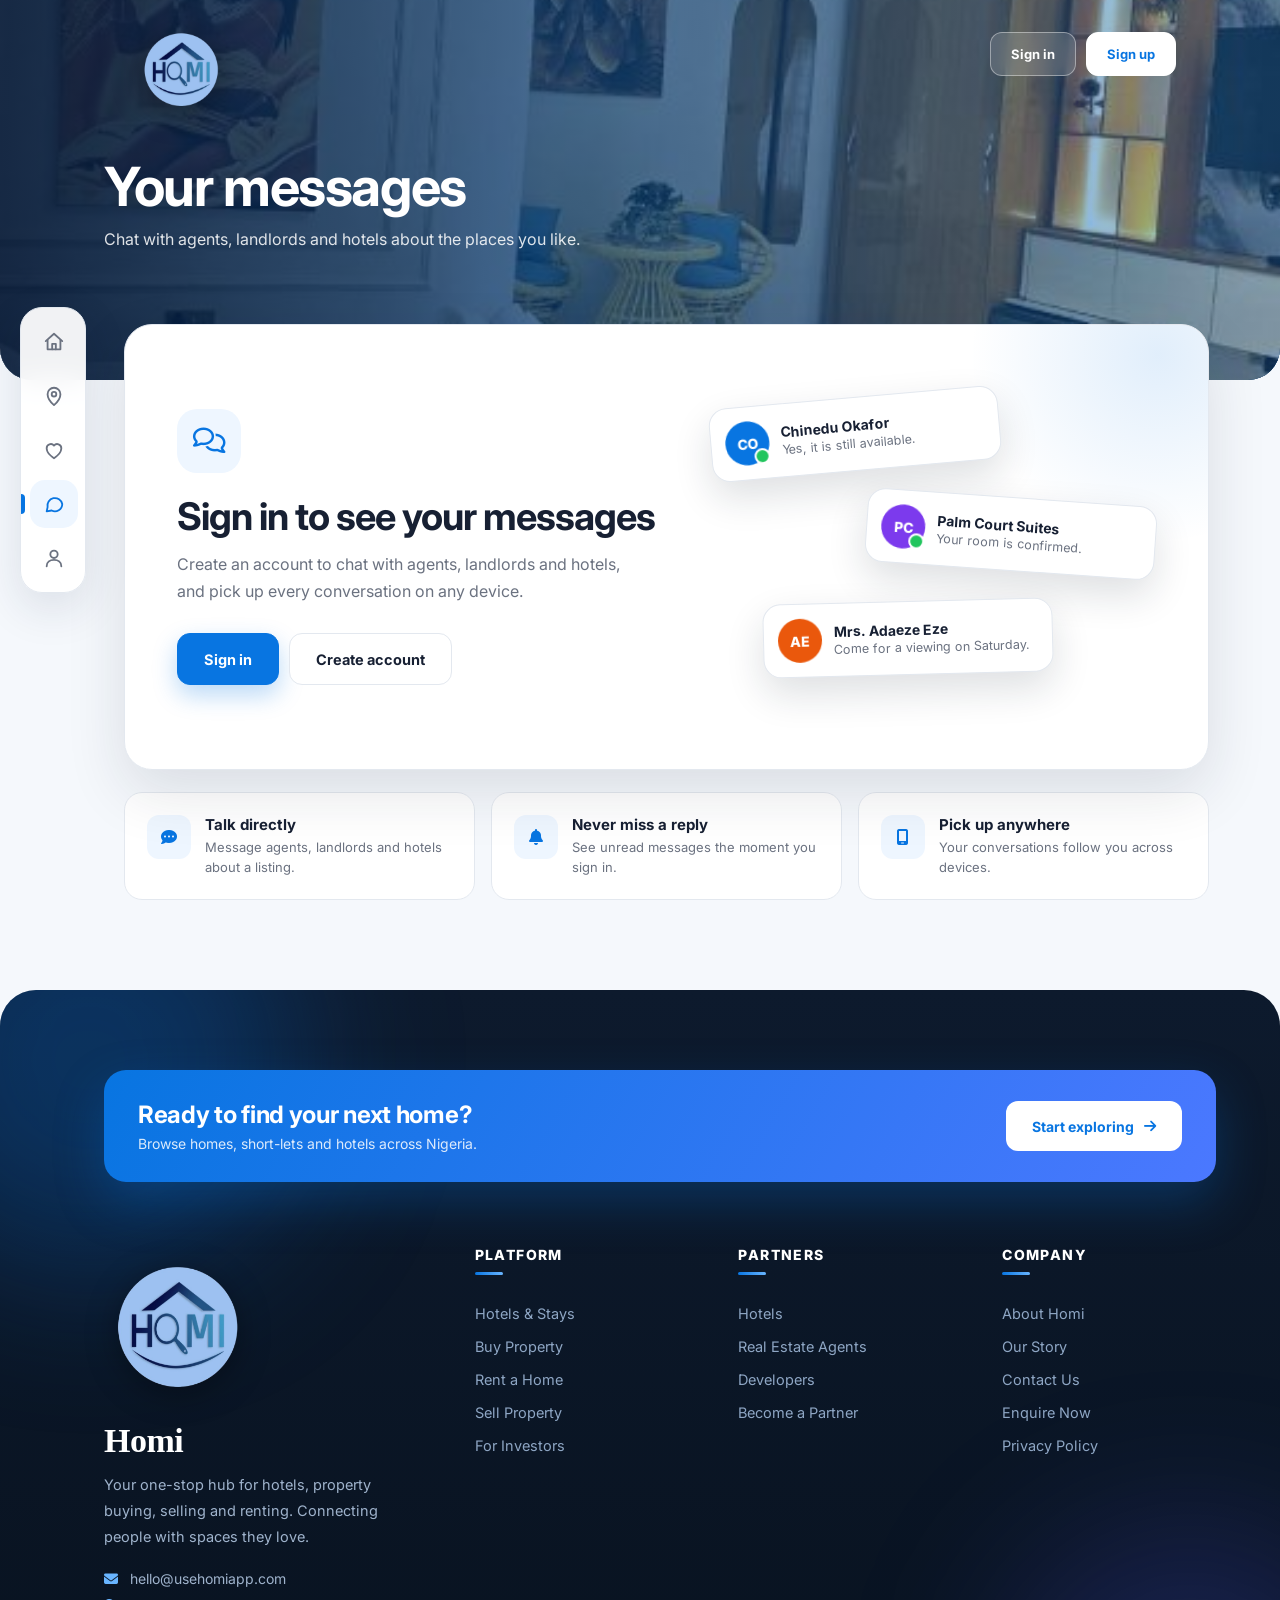
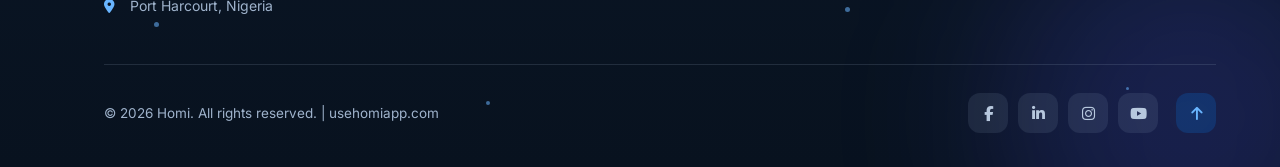
<file: Messages.html>
<!DOCTYPE html>
<html lang="en">
<head>
    <meta charset="UTF-8">
    <meta name="viewport" content="width=device-width, initial-scale=1.0, viewport-fit=cover">
    <title>HOMI | Messages</title>
    <link rel="preconnect" href="https://fonts.googleapis.com">
    <link rel="preconnect" href="https://fonts.gstatic.com" crossorigin>
    <link href="https://fonts.googleapis.com/css2?family=Inter:wght@400;500;600;700;800&display=swap" rel="stylesheet">
    <link rel="stylesheet" href="https://cdnjs.cloudflare.com/ajax/libs/font-awesome/6.7.2/css/all.min.css">
    <style>
        :root {
            --primary: #0875e1;
            --primary-dark: #0561bd;
            --light: #eef6ff;
            --text: #172033;
            --muted: #6b7280;
            --border: #e3e8ef;
            --bg: #f5f8fc;
            --navy: #14214f;
        }

        * {
            margin: 0;
            padding: 0;
            box-sizing: border-box;
        }

        html {
            scroll-behavior: smooth;
        }

        body {
            font-family: Inter, system-ui, -apple-system, "Segoe UI", Arial, sans-serif;
            background: var(--bg);
            color: var(--text);
            overflow-x: hidden;
        }

        button,
        input {
            font: inherit;
        }

        button {
            cursor: pointer;
        }

        :focus-visible {
            outline: 3px solid rgba(8, 117, 225, .45);
            outline-offset: 2px;
        }

        /* =========================================
           BUTTONS
        ========================================= */

        .btn {
            height: 40px;
            padding: 0 17px;
            border-radius: 10px;
            font-size: 13px;
            font-weight: 700;
            border: 1px solid var(--border);
            background: #fff;
            color: var(--text);
            transition: .2s;
        }

        .btn:hover {
            border-color: var(--primary);
            color: var(--primary);
        }

        .btn.solid {
            background: var(--primary);
            border-color: var(--primary);
            color: #fff;
        }

        .btn.solid:hover {
            background: var(--primary-dark);
            color: #fff;
        }

        /* =========================================
           HERO
        ========================================= */

        .hero {
            position: relative;
            isolation: isolate;
            overflow: hidden;
            min-height: 380px;
            color: #fff;
            padding: 26px 5% 120px;
            border-radius: 0 0 32px 32px;
            background: #075fbd;
        }

        .hero-video-container {
            position: absolute;
            inset: 0;
            z-index: -3;
            overflow: hidden;
            background: #062f5f;
        }

        .hero-video {
            position: absolute;
            inset: 0;
            width: 100%;
            height: 100%;
            object-fit: cover;
            opacity: 0;
            transform: scale(1.02);
            transition: opacity 1s ease, transform 10s ease;
            pointer-events: none;
        }

        .hero-video.active {
            opacity: 1;
            transform: scale(1.06);
        }

        .hero-video-overlay {
            position: absolute;
            inset: 0;
            z-index: -2;
            background: linear-gradient(90deg, rgba(2, 25, 58, .88) 0%, rgba(4, 62, 122, .68) 45%, rgba(8, 117, 225, .34) 100%);
        }

        .hero-top {
            display: flex;
            align-items: flex-start;
            justify-content: space-between;
            gap: 16px;
            max-width: 1240px;
            margin: 0 auto 52px;
            position: relative;
        }

        .hero-logo {
            display: block;
            animation: logoFloat 4.5s ease-in-out infinite;
            filter: drop-shadow(0 6px 16px rgba(0, 0, 0, .35));
        }

        .hero-logo:hover {
            animation-play-state: paused;
        }

        .hero-logo img {
            display: block;
            width: 156px;
            height: 80px;
            object-fit: contain;
        }

        @keyframes logoFloat {
            0%, 100% {
                transform: translateY(0);
            }
            50% {
                transform: translateY(-12px);
            }
        }

        .hero-actions {
            display: flex;
            gap: 10px;
            padding-top: 6px;
        }

        .hero-actions .btn {
            height: 44px;
            padding: 0 20px;
            border-radius: 12px;
            backdrop-filter: blur(8px);
        }

        .hero-actions .btn:not(.solid) {
            background: rgba(255, 255, 255, .14);
            border-color: rgba(255, 255, 255, .4);
            color: #fff;
        }

        .hero-actions .btn:not(.solid):hover {
            background: #fff;
            color: var(--primary);
        }

        .hero-actions .btn.solid {
            background: #fff;
            border-color: #fff;
            color: var(--primary);
        }

        .hero-actions .btn.solid:hover {
            background: var(--light);
            color: var(--primary-dark);
        }

        .hero-inner {
            max-width: 1240px;
            margin: 0 auto;
            animation: rise .7s ease both;
        }

        .hero h1 {
            font-size: clamp(32px, 5vw, 54px);
            line-height: 1.06;
            letter-spacing: -1.4px;
        }

        .hero p {
            margin-top: 12px;
            max-width: 520px;
            line-height: 1.6;
            color: rgba(255, 255, 255, .86);
        }

        .unread-pill {
            display: inline-flex;
            align-items: center;
            gap: 8px;
            margin-top: 18px;
            padding: 8px 14px;
            border-radius: 999px;
            background: rgba(255, 255, 255, .14);
            border: 1px solid rgba(255, 255, 255, .3);
            backdrop-filter: blur(8px);
            font-size: 13px;
            font-weight: 600;
        }

        .unread-pill i {
            color: #ffd166;
        }

        @keyframes rise {
            from {
                opacity: 0;
                transform: translateY(22px);
            }
            to {
                opacity: 1;
                transform: none;
            }
        }

        /* =========================================
           INBOX
        ========================================= */

        .page {
            max-width: 1240px;
            margin: -56px auto 0;
            padding: 0 4% 90px;
            position: relative;
            z-index: 2;
        }

        .inbox {
            display: grid;
            grid-template-columns: 370px 1fr;
            height: 660px;
            overflow: hidden;
            background: #fff;
            border: 1px solid var(--border);
            border-radius: 28px;
            box-shadow: 0 22px 60px rgba(23, 32, 51, .12);
        }

        /* ---------- conversation list ---------- */

        .list-pane {
            display: flex;
            flex-direction: column;
            min-height: 0;
            border-right: 1px solid var(--border);
        }

        .list-head {
            padding: 22px 20px 14px;
        }

        .list-head h2 {
            font-size: 20px;
            letter-spacing: -.4px;
            margin-bottom: 14px;
        }

        .search {
            display: flex;
            align-items: center;
            gap: 10px;
            height: 46px;
            padding: 0 14px;
            background: #eef1f5;
            border-radius: 12px;
        }

        .search:focus-within {
            box-shadow: 0 0 0 2px rgba(8, 117, 225, .4);
        }

        .search i {
            color: var(--muted);
            font-size: 14px;
        }

        .search input {
            flex: 1;
            min-width: 0;
            height: 100%;
            border: none;
            background: transparent;
            outline: none;
            font-size: 14px;
            color: var(--text);
        }

        .tabs {
            display: flex;
            gap: 8px;
            margin-top: 14px;
            overflow-x: auto;
            scrollbar-width: none;
        }

        .tabs::-webkit-scrollbar {
            display: none;
        }

        .tab {
            flex-shrink: 0;
            height: 34px;
            padding: 0 14px;
            border: 1px solid var(--border);
            border-radius: 999px;
            background: #fff;
            color: var(--text);
            font-size: 13px;
            font-weight: 600;
            transition: .2s;
        }

        .tab:hover {
            border-color: var(--primary);
            color: var(--primary);
        }

        .tab.active {
            background: var(--navy);
            border-color: var(--navy);
            color: #fff;
        }

        .convos {
            flex: 1;
            overflow-y: auto;
            padding: 4px 10px 12px;
            scrollbar-width: thin;
        }

        .convo {
            width: 100%;
            display: flex;
            gap: 12px;
            align-items: center;
            padding: 12px;
            border: none;
            border-radius: 16px;
            background: transparent;
            text-align: left;
            transition: .2s;
        }

        .convo:hover {
            background: #f5f8fc;
        }

        .convo.active {
            background: var(--light);
        }

        .avatar {
            position: relative;
            width: 48px;
            height: 48px;
            flex-shrink: 0;
            border-radius: 50%;
            display: grid;
            place-items: center;
            color: #fff;
            font-size: 15px;
            font-weight: 800;
        }

        .avatar.online::after {
            content: "";
            position: absolute;
            right: 0;
            bottom: 0;
            width: 12px;
            height: 12px;
            border-radius: 50%;
            background: #22c55e;
            border: 2px solid #fff;
        }

        .convo-body {
            flex: 1;
            min-width: 0;
        }

        .convo-top {
            display: flex;
            align-items: center;
            justify-content: space-between;
            gap: 8px;
        }

        .convo-name {
            font-size: 14.5px;
            font-weight: 700;
            white-space: nowrap;
            overflow: hidden;
            text-overflow: ellipsis;
        }

        .convo-time {
            flex-shrink: 0;
            font-size: 11.5px;
            color: var(--muted);
        }

        .convo-bottom {
            display: flex;
            align-items: center;
            justify-content: space-between;
            gap: 8px;
            margin-top: 3px;
        }

        .convo-preview {
            font-size: 13px;
            color: var(--muted);
            white-space: nowrap;
            overflow: hidden;
            text-overflow: ellipsis;
        }

        .convo.unread .convo-preview {
            color: var(--text);
            font-weight: 600;
        }

        .badge {
            flex-shrink: 0;
            min-width: 20px;
            height: 20px;
            padding: 0 6px;
            border-radius: 999px;
            background: var(--primary);
            color: #fff;
            font-size: 11px;
            font-weight: 700;
            display: grid;
            place-items: center;
        }

        .no-results {
            padding: 40px 20px;
            text-align: center;
            color: var(--muted);
            font-size: 14px;
            line-height: 1.6;
        }

        /* ---------- chat pane ---------- */

        .chat-pane {
            display: flex;
            flex-direction: column;
            min-height: 0;
            min-width: 0;
            background:
                radial-gradient(circle at 90% 8%, rgba(8, 117, 225, .06), transparent 30%),
                #fafcff;
        }

        .chat-head {
            display: flex;
            align-items: center;
            gap: 14px;
            padding: 16px 22px;
            background: #fff;
            border-bottom: 1px solid var(--border);
        }

        .back-btn {
            display: none;
            width: 38px;
            height: 38px;
            border: none;
            border-radius: 50%;
            background: #f1f5f9;
            color: var(--text);
        }

        .chat-who {
            flex: 1;
            min-width: 0;
        }

        .chat-who b {
            display: block;
            font-size: 15.5px;
        }

        .chat-who span {
            display: flex;
            align-items: center;
            gap: 6px;
            margin-top: 2px;
            font-size: 12.5px;
            color: var(--muted);
        }

        .dot {
            width: 8px;
            height: 8px;
            border-radius: 50%;
            background: #cbd5e1;
        }

        .dot.on {
            background: #22c55e;
        }

        .head-actions {
            display: flex;
            gap: 8px;
        }

        .icon-btn {
            width: 40px;
            height: 40px;
            border: none;
            border-radius: 50%;
            background: #f1f5f9;
            color: var(--text);
            display: grid;
            place-items: center;
            transition: .2s;
        }

        .icon-btn:hover {
            background: var(--light);
            color: var(--primary);
        }

        .thread {
            flex: 1;
            overflow-y: auto;
            padding: 22px;
            display: flex;
            flex-direction: column;
            gap: 10px;
            scrollbar-width: thin;
        }

        .listing-ref {
            align-self: center;
            display: flex;
            gap: 12px;
            width: min(100%, 420px);
            padding: 10px;
            margin-bottom: 8px;
            background: #fff;
            border: 1px solid var(--border);
            border-radius: 16px;
            box-shadow: 0 8px 22px rgba(23, 32, 51, .06);
        }

        .listing-ref img {
            width: 76px;
            height: 76px;
            flex-shrink: 0;
            border-radius: 12px;
            object-fit: cover;
            background: #e5e7eb;
        }

        .listing-ref small {
            display: block;
            font-size: 11px;
            font-weight: 700;
            letter-spacing: .06em;
            text-transform: uppercase;
            color: var(--primary);
        }

        .listing-ref b {
            display: block;
            margin: 3px 0 2px;
            font-size: 14.5px;
        }

        .listing-ref span {
            display: block;
            font-size: 12.5px;
            color: var(--muted);
        }

        .listing-ref em {
            display: block;
            margin-top: 4px;
            font-style: normal;
            font-weight: 800;
            font-size: 14px;
            color: var(--primary);
        }

        .day {
            align-self: center;
            padding: 5px 12px;
            border-radius: 999px;
            background: #eef1f5;
            font-size: 11.5px;
            font-weight: 600;
            color: var(--muted);
        }

        .msg {
            max-width: min(78%, 460px);
            display: flex;
            flex-direction: column;
            gap: 4px;
            animation: pop .25s ease both;
        }

        .msg.me {
            align-self: flex-end;
            align-items: flex-end;
        }

        .msg.them {
            align-self: flex-start;
        }

        .bubble {
            padding: 11px 15px;
            border-radius: 18px;
            font-size: 14.5px;
            line-height: 1.55;
            overflow-wrap: anywhere;
        }

        .msg.them .bubble {
            background: #fff;
            border: 1px solid var(--border);
            border-bottom-left-radius: 6px;
        }

        .msg.me .bubble {
            background: var(--primary);
            color: #fff;
            border-bottom-right-radius: 6px;
            box-shadow: 0 8px 20px rgba(8, 117, 225, .22);
        }

        .msg time {
            padding: 0 6px;
            font-size: 11px;
            color: var(--muted);
        }

        @keyframes pop {
            from {
                opacity: 0;
                transform: translateY(8px);
            }
            to {
                opacity: 1;
                transform: none;
            }
        }

        /* ---------- composer ---------- */

        .composer {
            padding: 14px 18px 18px;
            background: #fff;
            border-top: 1px solid var(--border);
        }

        .quick {
            display: flex;
            gap: 8px;
            margin-bottom: 12px;
            overflow-x: auto;
            scrollbar-width: none;
        }

        .quick::-webkit-scrollbar {
            display: none;
        }

        .quick button {
            flex-shrink: 0;
            height: 34px;
            padding: 0 14px;
            border: 1px solid var(--border);
            border-radius: 999px;
            background: #fff;
            color: var(--text);
            font-size: 12.5px;
            font-weight: 600;
            transition: .2s;
        }

        .quick button:hover {
            border-color: var(--primary);
            color: var(--primary);
            background: var(--light);
        }

        .compose-row {
            display: flex;
            align-items: center;
            gap: 10px;
        }

        .compose-field {
            flex: 1;
            display: flex;
            align-items: center;
            height: 52px;
            padding: 0 8px 0 18px;
            background: #eef1f5;
            border-radius: 16px;
        }

        .compose-field:focus-within {
            box-shadow: 0 0 0 2px rgba(8, 117, 225, .4);
        }

        .compose-field input {
            flex: 1;
            min-width: 0;
            height: 100%;
            border: none;
            background: transparent;
            outline: none;
            font-size: 15px;
            color: var(--text);
        }

        .attach {
            width: 38px;
            height: 38px;
            border: none;
            border-radius: 50%;
            background: transparent;
            color: var(--muted);
            transition: .2s;
        }

        .attach:hover {
            color: var(--primary);
            background: #fff;
        }

        .send {
            width: 52px;
            height: 52px;
            flex-shrink: 0;
            border: none;
            border-radius: 16px;
            background: var(--navy);
            color: #fff;
            font-size: 16px;
            transition: .2s;
        }

        .send:hover {
            background: var(--primary);
            transform: translateY(-1px);
        }

        /* ---------- empty state ---------- */

        .empty {
            flex: 1;
            display: grid;
            place-content: center;
            justify-items: center;
            gap: 12px;
            padding: 30px;
            text-align: center;
            color: var(--muted);
        }

        .empty i {
            width: 72px;
            height: 72px;
            border-radius: 22px;
            background: var(--light);
            color: var(--primary);
            display: grid;
            place-items: center;
            font-size: 28px;
        }

        .empty h3 {
            color: var(--text);
            font-size: 18px;
        }


        /* =========================================
           SIGNED-OUT GATE
        ========================================= */

        [hidden] {
            display: none !important;
        }

        .gate {
            position: relative;
            overflow: hidden;
            display: grid;
            grid-template-columns: 1.05fr .95fr;
            gap: 40px;
            align-items: center;
            padding: 52px;
            background: #fff;
            border: 1px solid var(--border);
            border-radius: 28px;
            box-shadow: 0 22px 60px rgba(23, 32, 51, .12);
        }

        .gate::before {
            content: "";
            position: absolute;
            width: 380px;
            height: 380px;
            right: -140px;
            top: -160px;
            border-radius: 50%;
            background: radial-gradient(circle, rgba(8, 117, 225, .12), transparent 70%);
        }

        .gate-copy {
            position: relative;
        }

        .gate-icon {
            width: 64px;
            height: 64px;
            margin-bottom: 22px;
            border-radius: 20px;
            background: var(--light);
            color: var(--primary);
            display: grid;
            place-items: center;
            font-size: 26px;
        }

        .gate h2 {
            font-size: clamp(26px, 3.4vw, 38px);
            line-height: 1.12;
            letter-spacing: -1px;
            margin-bottom: 14px;
        }

        .gate p {
            max-width: 460px;
            margin-bottom: 28px;
            color: var(--muted);
            line-height: 1.7;
        }

        .gate-actions {
            display: flex;
            flex-wrap: wrap;
            gap: 10px;
        }

        .gate-actions .btn {
            height: 52px;
            padding: 0 26px;
            font-size: 14.5px;
            border-radius: 13px;
        }

        .gate-actions .btn.solid {
            box-shadow: 0 10px 24px rgba(8, 117, 225, .28);
        }

        .stack {
            position: relative;
            height: 340px;
        }

        .demo-chat {
            position: absolute;
            width: 290px;
            display: flex;
            align-items: center;
            gap: 12px;
            padding: 14px;
            background: #fff;
            border: 1px solid var(--border);
            border-radius: 18px;
            box-shadow: 0 16px 38px rgba(23, 32, 51, .14);
            transition: transform .4s ease;
        }

        .demo-chat:nth-child(1) {
            left: 0;
            top: 20px;
            transform: rotate(-5deg);
        }

        .demo-chat:nth-child(2) {
            right: 0;
            top: 120px;
            transform: rotate(4deg);
            z-index: 1;
        }

        .demo-chat:nth-child(3) {
            left: 12%;
            top: 224px;
            transform: rotate(-1.5deg);
            z-index: 2;
        }

        .stack:hover .demo-chat:nth-child(1) {
            transform: rotate(-8deg) translateX(-10px);
        }

        .stack:hover .demo-chat:nth-child(2) {
            transform: rotate(7deg) translateX(10px);
        }

        .demo-chat .avatar {
            width: 44px;
            height: 44px;
            font-size: 14px;
        }

        .demo-chat b {
            display: block;
            font-size: 14px;
        }

        .demo-chat span.line {
            display: block;
            margin-top: 2px;
            font-size: 12.5px;
            color: var(--muted);
        }

        .perks {
            display: grid;
            grid-template-columns: repeat(3, 1fr);
            gap: 16px;
            margin-top: 22px;
        }

        .perk {
            display: flex;
            gap: 14px;
            padding: 22px;
            background: #fff;
            border: 1px solid var(--border);
            border-radius: 18px;
        }

        .perk i {
            width: 44px;
            height: 44px;
            flex-shrink: 0;
            border-radius: 12px;
            background: var(--light);
            color: var(--primary);
            display: grid;
            place-items: center;
        }

        .perk h3 {
            font-size: 15px;
            margin-bottom: 4px;
        }

        .perk p {
            font-size: 13px;
            line-height: 1.5;
            color: var(--muted);
        }

        @media (max-width: 900px) {
            .gate {
                grid-template-columns: 1fr;
                padding: 36px 26px;
                gap: 26px;
            }

            .stack {
                width: 100%;
                max-width: 420px;
                height: 340px;
                margin: 0 auto;
            }

            .perks {
                grid-template-columns: 1fr;
            }
        }

        @media (max-width: 650px) {
            .demo-chat {
                width: 245px;
            }

            .gate-actions .btn {
                flex: 1;
            }
        }

        /* =========================================
           RESPONSIVE
        ========================================= */

        @media (min-width: 901px) {
            .page {
                padding-left: max(4%, 104px);
            }
        }

        @media (max-width: 900px) {
            .inbox {
                grid-template-columns: 1fr;
                height: calc(100vh - 150px);
                min-height: 540px;
            }

            .chat-pane {
                display: none;
            }

            .inbox.chat-open .list-pane {
                display: none;
            }

            .inbox.chat-open .chat-pane {
                display: flex;
            }

            .list-pane {
                border-right: none;
            }

            .back-btn {
                display: grid;
                place-items: center;
            }

            .msg {
                max-width: 86%;
            }
        }

        @media (max-width: 650px) {
            .hero {
                padding: 22px 5% 110px;
                border-radius: 0 0 24px 24px;
            }

            .hero-top {
                margin-bottom: 38px;
            }


            .hero-logo img {
                width: 118px;
                height: 60px;
            }

            .hero-actions .btn {
                height: 40px;
                padding: 0 14px;
            }

            .inbox {
                border-radius: 22px;
            }

            .chat-head {
                padding: 12px 14px;
            }

            .thread {
                padding: 16px 14px;
            }

            .head-actions .icon-btn:not(:last-child) {
                display: none;
            }
        }

        @media (prefers-reduced-motion: reduce) {
            * {
                animation: none !important;
                transition: none !important;
            }
        }
    
    /* =========================================
   FOOTER
========================================= */
.site-footer {
    position: relative;
    isolation: isolate;
    overflow: hidden;
    padding: 80px 5% 34px;
    background: linear-gradient(180deg, #0d1a2d 0%, #08121f 100%);
    color: #9fb3cc;
    border-radius: 36px 36px 0 0;
}

.footer-container {
    position: relative;
    max-width: 1200px;
    margin: 0 auto;
}

/* drifting glows */
.footer-glow {
    position: absolute;
    border-radius: 50%;
    filter: blur(80px);
    pointer-events: none;
    z-index: -1;
    animation: footerGlow 14s ease-in-out infinite alternate;
}

.glow-one {
    width: 420px; height: 420px;
    top: -140px; left: -120px;
    background: rgba(8,117,225,.28);
}

.glow-two {
    width: 380px; height: 380px;
    bottom: -140px; right: -100px;
    background: rgba(92,90,255,.20);
    animation-delay: -6s;
}

@keyframes footerGlow {
    from { transform: translate3d(0,0,0) scale(1); }
    to   { transform: translate3d(50px,-40px,0) scale(1.15); }
}

/* floating particles */
.footer-dot {
    position: absolute;
    width: 5px; height: 5px;
    border-radius: 50%;
    background: rgba(105,181,255,.55);
    pointer-events: none;
    z-index: -1;
    animation: dotRise 9s ease-in-out infinite;
}
.fd-1 { left: 12%; bottom: 18%; }
.fd-2 { left: 38%; bottom: 8%;  animation-delay: -3s; width: 4px; height: 4px; }
.fd-3 { left: 66%; bottom: 20%; animation-delay: -5s; }
.fd-4 { left: 88%; bottom: 10%; animation-delay: -7s; width: 3px; height: 3px; }

@keyframes dotRise {
    0%, 100% { transform: translateY(0);     opacity: .2; }
    50%      { transform: translateY(-70px); opacity: .9; }
}

/* CTA strip */
.footer-cta {
    display: flex;
    align-items: center;
    justify-content: space-between;
    gap: 24px;
    padding: 30px 34px;
    margin-bottom: 64px;
    border-radius: 22px;
    background: linear-gradient(120deg, #0875e1 0%, #4b78ff 100%);
    box-shadow: 0 20px 50px rgba(8,117,225,.28);
    position: relative;
    overflow: hidden;
}

.footer-cta::after {
    content: "";
    position: absolute;
    top: 0; left: -60%;
    width: 40%; height: 100%;
    background: linear-gradient(100deg, transparent, rgba(255,255,255,.22), transparent);
    transform: skewX(-20deg);
    animation: ctaShine 5s ease-in-out infinite;
}

@keyframes ctaShine {
    0%   { left: -60%; }
    60%, 100% { left: 130%; }
}

.footer-cta h3 { color: #fff; font-size: 24px; margin-bottom: 6px; letter-spacing: -.3px; }
.footer-cta p  { color: rgba(255,255,255,.85); font-size: 14px; }

.footer-cta-btn {
    flex-shrink: 0;
    display: inline-flex;
    align-items: center;
    gap: 10px;
    height: 50px;
    padding: 0 26px;
    border-radius: 12px;
    background: #fff;
    color: var(--primary);
    font-weight: 700;
    font-size: 14px;
    text-decoration: none;
    position: relative;
    z-index: 1;
    transition: .25s ease;
}

.footer-cta-btn:hover { gap: 15px; transform: translateY(-2px); box-shadow: 0 10px 24px rgba(0,0,0,.2); }

/* main grid */
.footer-top {
    display: grid;
    grid-template-columns: 1.5fr 1fr 1fr 1fr;
    gap: 50px;
    padding-bottom: 50px;
}

/* BIG ANIMATED LOGO */
.footer-logo-wrap {
    position: relative;
    display: inline-block;
    width: 150px;
    height: 150px;
    margin-bottom: 22px;
    animation: logoFloat 5s ease-in-out infinite;
}

.logo-ring {
    position: absolute;
    inset: 0;
    border-radius: 50%;
    padding: 5px;
    background: none;
}

/* keep the logo upright while the ring spins */
.footer-logo {
    width: 100%;
    height: 100%;
    object-fit: contain;
    display: block;
    background: none;
    filter: drop-shadow(0 6px 16px rgba(0,0,0,.35));
}

.logo-pulse {
    display: none;
    position: absolute;
    inset: 0;
    border-radius: 50%;
    border: 2px solid rgba(105,181,255,.55);
    animation: logoPulse 3s ease-out infinite;
}
.logo-pulse.delay { animation-delay: 1.5s; }


@keyframes logoSpin  { to { transform: rotate(360deg); } }

@keyframes logoFloat {
    0%, 100% { transform: translateY(0); }
    50%      { transform: translateY(-10px); }
}

@keyframes logoPulse {
    0%   { transform: scale(1);   opacity: .8; }
    100% { transform: scale(1.7); opacity: 0; }
}

.footer-brand-name {
    font-family: "Playfair Display", Georgia, serif;
    font-size: 34px;
    color: #fff;
    margin-bottom: 12px;
    letter-spacing: -.5px;
}

.footer-about {
    max-width: 330px;
    font-size: 14.5px;
    line-height: 1.8;
    margin-bottom: 20px;
}

.footer-contact { list-style: none; display: grid; gap: 10px; }

.footer-contact li {
    display: flex;
    align-items: center;
    gap: 10px;
    font-size: 14px;
}

.footer-contact i { color: #69b5ff; width: 16px; }

/* columns */
.footer-col h4 {
    color: #fff;
    font-size: 14px;
    font-weight: 800;
    letter-spacing: .1em;
    text-transform: uppercase;
    margin-bottom: 24px;
    padding-bottom: 12px;
    position: relative;
}

.footer-col h4::after {
    content: "";
    position: absolute;
    left: 0; bottom: 0;
    width: 28px; height: 3px;
    border-radius: 10px;
    background: linear-gradient(90deg, var(--primary), #69b5ff);
    transition: width .35s ease;
}

.footer-col:hover h4::after { width: 52px; }

.footer-col ul { list-style: none; display: grid; gap: 4px; }

.footer-col a {
    position: relative;
    display: inline-block;
    padding: 6px 0;
    color: #8ea6c4;
    font-size: 14.5px;
    text-decoration: none;
    transition: color .25s ease, transform .25s ease;
}

/* underline that slides in */
.footer-col a::after {
    content: "";
    position: absolute;
    left: 0; bottom: 2px;
    width: 0; height: 1.5px;
    background: #69b5ff;
    transition: width .3s ease;
}

.footer-col a:hover { color: #fff; transform: translateX(6px); }
.footer-col a:hover::after { width: 100%; }

/* bottom bar */
.footer-bottom {
    display: flex;
    align-items: center;
    justify-content: space-between;
    gap: 20px;
    padding-top: 28px;
    border-top: 1px solid rgba(159,179,204,.16);
}

.footer-bottom p { font-size: 13.5px; }

.footer-socials { display: flex; align-items: center; gap: 10px; }

.footer-socials a,
.back-to-top {
    width: 40px; height: 40px;
    border: none;
    border-radius: 12px;
    background: rgba(159,179,204,.12);
    color: #b7c8de;
    display: grid;
    place-items: center;
    font-size: 15px;
    text-decoration: none;
    transition: .3s ease;
}

.footer-socials a:hover {
    background: var(--primary);
    color: #fff;
    transform: translateY(-5px) rotate(-6deg);
    box-shadow: 0 10px 22px rgba(8,117,225,.4);
}

.back-to-top { margin-left: 8px; background: rgba(8,117,225,.22); color: #69b5ff; }

.back-to-top:hover {
    background: #fff;
    color: var(--primary);
    transform: translateY(-5px);
}

.back-to-top i { animation: arrowBob 1.8s ease-in-out infinite; }

@keyframes arrowBob {
    0%, 100% { transform: translateY(0); }
    50%      { transform: translateY(-3px); }
}

/* responsive */
@media (max-width: 950px) {
    .footer-top { grid-template-columns: 1fr 1fr; gap: 42px 30px; }
    .footer-brand { grid-column: 1 / -1; }
}

@media (max-width: 650px) {
    .site-footer { padding: 60px 5% 28px; border-radius: 26px 26px 0 0; }
    .footer-cta { flex-direction: column; align-items: flex-start; padding: 26px 22px; margin-bottom: 46px; }
    .footer-cta-btn { width: 100%; justify-content: center; }
    .footer-logo-wrap { width: 120px; height: 120px; }
    .footer-top { grid-template-columns: 1fr 1fr; }
    .footer-bottom { flex-direction: column; align-items: flex-start; }
}

@media (max-width: 420px) {
    .footer-top { grid-template-columns: 1fr; }
}

@media (prefers-reduced-motion: reduce) {
    .footer-logo-wrap, .logo-ring, .footer-logo, .logo-pulse,
    .footer-glow, .footer-dot, .footer-cta::after, .back-to-top i {
        animation: none;
    }
}


    /* keep footer content clear of the left navigation on desktop */
    @media (min-width: 901px) {
        .site-footer {
            padding-left: max(5%, 104px);
        }
    }
    </style>
    <style id="homi-theme-css">
/* =========================================
   HOMI DARK THEME (shared by every page)
   Add to <head> after your page <style>:
       <link rel="stylesheet" href="theme.css">
   nav.js sets  data-theme="dark"  and  data-page="..."  on <html>.
   New components: use var(--text), var(--bg), var(--border) etc.
   so they follow the theme automatically.
========================================= */

html[data-theme="dark"] {
    color-scheme: dark;
    --text: #e8eefb;
    --muted: #94a3b8;
    --border: #25324a;
    --bg: #0b1220;
    --page-bg: #0b1220;
    --light: #14263f;
    --light-blue: #14263f;
    --navy: #1f6fd1;
}

html[data-theme="dark"] .homi-nav {
    background: rgba(17, 27, 46, .94);
    border-color: #25324a;
    box-shadow: 0 15px 45px rgba(0, 0, 0, .5);
}

html[data-theme="dark"] .homi-nav-item {
    color: #94a3b8;
}

html[data-theme="dark"] .homi-nav-item:hover,
html[data-theme="dark"] .homi-nav-item.active {
    background: #14263f;
    color: #5aaaf5;
}

html[data-theme="dark"] ::selection {
    background: rgba(59, 155, 255, .35);
}


/* ===== index.html (home page) ===== */

:where(html[data-theme="dark"][data-page="landingpage"]) body {
    background: radial-gradient(circle at 8% 15%, rgba(8,117,225,.10), transparent 25%),
        radial-gradient(circle at 92% 35%, rgba(75,120,255,.08), transparent 28%),
        radial-gradient(circle at 50% 85%, rgba(8,117,225,.06), transparent 30%),
        #0b1220;
}

:where(html[data-theme="dark"][data-page="landingpage"]) .navbar {
    background: rgba(17,27,46,0.96);
}

:where(html[data-theme="dark"][data-page="landingpage"]) .nav-icon {
    background: #1a2740;
}

:where(html[data-theme="dark"][data-page="landingpage"]) .nav-icon:hover {
    background: #14263f;
    color: #5aaaf5;
}

:where(html[data-theme="dark"][data-page="landingpage"]) .notification-dot {
    border: 2px solid #111b2e;
}

:where(html[data-theme="dark"][data-page="landingpage"]) .sign-in-button {
    border: 1px solid #25324a;
    background: #111b2e;
}

:where(html[data-theme="dark"][data-page="landingpage"]) .sign-in-button:hover {
    color: #5aaaf5;
}

:where(html[data-theme="dark"][data-page="landingpage"]) .search-box {
    background: #111b2e;
}

:where(html[data-theme="dark"][data-page="landingpage"]) .search-box input::placeholder {
    color: #7c8aa3;
}

:where(html[data-theme="dark"][data-page="landingpage"]) .filter-button {
    background: #111b2e;
    color: #5aaaf5;
}

:where(html[data-theme="dark"][data-page="landingpage"]) .filter-button:hover {
    background: #1a3253;
}

:where(html[data-theme="dark"][data-page="landingpage"]) .filter-panel {
    background: #111b2e;
}

:where(html[data-theme="dark"][data-page="landingpage"]) .filter-field label {
    color: #cbd5e1;
}

:where(html[data-theme="dark"][data-page="landingpage"]) .filter-field select,
:where(html[data-theme="dark"][data-page="landingpage"]) .smart-box,
:where(html[data-theme="dark"][data-page="landingpage"]) .id-box {
    background: #1a2740;
}

:where(html[data-theme="dark"][data-page="landingpage"]) .smart-box input::placeholder,
:where(html[data-theme="dark"][data-page="landingpage"]) .id-box input::placeholder {
    color: #7c8aa3;
}

:where(html[data-theme="dark"][data-page="landingpage"]) .smart-btn {
    background: #1f6fd1;
}

:where(html[data-theme="dark"][data-page="landingpage"]) .id-box i {
    color: #7c8aa3;
}

:where(html[data-theme="dark"][data-page="landingpage"]) .reset-btn {
    background: #1f6fd1;
}

:where(html[data-theme="dark"][data-page="landingpage"]) .chip {
    border: 1px solid #25324a;
    background: #111b2e;
}

:where(html[data-theme="dark"][data-page="landingpage"]) .chip:hover,
:where(html[data-theme="dark"][data-page="landingpage"]) .chip.active {
    background: #1f6fd1;
}

:where(html[data-theme="dark"][data-page="landingpage"]) .property-card:hover {
    background: #111b2e;
    color: #5aaaf5;
}

:where(html[data-theme="dark"][data-page="landingpage"]) .side-menu {
    background: #111b2e;
}

:where(html[data-theme="dark"][data-page="landingpage"]) .close-menu {
    background: #1a2740;
}

:where(html[data-theme="dark"][data-page="landingpage"]) .menu-link:hover,
:where(html[data-theme="dark"][data-page="landingpage"]) .menu-link.active {
    color: #5aaaf5;
}

:where(html[data-theme="dark"][data-page="landingpage"]) .menu-link:hover i,
:where(html[data-theme="dark"][data-page="landingpage"]) .menu-link.active i {
    color: #5aaaf5;
}

:where(html[data-theme="dark"][data-page="landingpage"]) .regions-section {
    background: linear-gradient(
                    180deg,
                    #111b2e 0%,
                    #0d1626 100%
                );
}

:where(html[data-theme="dark"][data-page="landingpage"]) .slider-button {
    background: #111b2e;
}

:where(html[data-theme="dark"][data-page="landingpage"]) .nearby-section {
    background: linear-gradient(
                    180deg,
                    #0f192b 0%,
                    #0d1626 50%,
                    #0f192b 100%
                );
}

:where(html[data-theme="dark"][data-page="landingpage"]) .see-all {
    color: #5aaaf5;
}

:where(html[data-theme="dark"][data-page="landingpage"]) .see-all:hover {
    color: #7bbcf8;
}

:where(html[data-theme="dark"][data-page="landingpage"]) .nearby-slider-button {
    background: #111b2e;
}

:where(html[data-theme="dark"][data-page="landingpage"]) .property-listing {
    background: #111b2e;
}

:where(html[data-theme="dark"][data-page="landingpage"]) .property-image {
    background: #1a2740;
}

:where(html[data-theme="dark"][data-page="landingpage"]) .property-status {
    background: #111b2e;
    color: #5aaaf5;
}

:where(html[data-theme="dark"][data-page="landingpage"]) .favourite-button {
    background: #111b2e;
    color: #cbd5e1;
}

:where(html[data-theme="dark"][data-page="landingpage"]) .property-location i {
    color: #5aaaf5;
}

:where(html[data-theme="dark"][data-page="landingpage"]) .property-price {
    color: #5aaaf5;
}

:where(html[data-theme="dark"][data-page="landingpage"]) .explore-map-button {
    background: #1f6fd1;
}

:where(html[data-theme="dark"][data-page="landingpage"]) .explore-map-button:hover {
    background: #1a5db4;
}

:where(html[data-theme="dark"][data-page="landingpage"]) .faq-section {
    background: radial-gradient(circle at 8% 15%, rgba(8,117,225,.09), transparent 25%),
                radial-gradient(circle at 92% 80%, rgba(92,90,255,.07), transparent 28%),
                linear-gradient(180deg, #111b2e 0%, #0d1626 100%);
}

:where(html[data-theme="dark"][data-page="landingpage"]) .faq-label {
    background: #14263f;
    color: #5aaaf5;
}

:where(html[data-theme="dark"][data-page="landingpage"]) .faq-item {
    background: rgba(17,27,46,0.92);
    border: 1px solid #25324a;
}

:where(html[data-theme="dark"][data-page="landingpage"]) .faq-question i {
    background: #14263f;
    color: #5aaaf5;
}


/* ===== Map.html ===== */

:where(html[data-theme="dark"][data-page="map"]) .btn {
    background: #111b2e;
}

:where(html[data-theme="dark"][data-page="map"]) .btn:hover {
    color: #5aaaf5;
}

:where(html[data-theme="dark"][data-page="map"]) .toolbar {
    background: #111b2e;
}

:where(html[data-theme="dark"][data-page="map"]) .search {
    background: #1a2740;
}

:where(html[data-theme="dark"][data-page="map"]) .tool.ghost {
    color: #5aaaf5;
}

:where(html[data-theme="dark"][data-page="map"]) .tool.ghost:hover {
    background: #1a3253;
}

:where(html[data-theme="dark"][data-page="map"]) .chip {
    background: #111b2e;
}

:where(html[data-theme="dark"][data-page="map"]) .chip:hover {
    color: #5aaaf5;
}

:where(html[data-theme="dark"][data-page="map"]) .card {
    background: #111b2e;
}

:where(html[data-theme="dark"][data-page="map"]) .card img {
    background: #1a2740;
}

:where(html[data-theme="dark"][data-page="map"]) .tag {
    color: #5aaaf5;
}

:where(html[data-theme="dark"][data-page="map"]) .card .loc i {
    color: #5aaaf5;
}

:where(html[data-theme="dark"][data-page="map"]) .card .price {
    color: #5aaaf5;
}

:where(html[data-theme="dark"][data-page="map"]) .empty {
    background: #111b2e;
}

:where(html[data-theme="dark"][data-page="map"]) .map-wrap {
    background: #1a2740;
}

:where(html[data-theme="dark"][data-page="map"]) .map-loading {
    background: linear-gradient(135deg,#16233a,#1a2740);
}

:where(html[data-theme="dark"][data-page="map"]) .map-loading i {
    color: #5aaaf5;
}


/* ===== Saved.html ===== */

:where(html[data-theme="dark"][data-page="saved"]) .btn {
    background: #111b2e;
}

:where(html[data-theme="dark"][data-page="saved"]) .btn:hover {
    color: #5aaaf5;
}

:where(html[data-theme="dark"][data-page="saved"]) .gate {
    background: #111b2e;
}

:where(html[data-theme="dark"][data-page="saved"]) .gate-icon {
    color: #5aaaf5;
}

:where(html[data-theme="dark"][data-page="saved"]) .demo-card {
    background: #111b2e;
}

:where(html[data-theme="dark"][data-page="saved"]) .demo-card img {
    background: #1a2740;
}

:where(html[data-theme="dark"][data-page="saved"]) .demo-card .heart {
    background: #111b2e;
}

:where(html[data-theme="dark"][data-page="saved"]) .demo-body em {
    color: #5aaaf5;
}

:where(html[data-theme="dark"][data-page="saved"]) .perk {
    background: #111b2e;
}

:where(html[data-theme="dark"][data-page="saved"]) .perk i {
    color: #5aaaf5;
}


/* ===== Messages.html ===== */

:where(html[data-theme="dark"][data-page="messages"]) .btn {
    background: #111b2e;
}

:where(html[data-theme="dark"][data-page="messages"]) .btn:hover {
    color: #5aaaf5;
}

:where(html[data-theme="dark"][data-page="messages"]) .inbox {
    background: #111b2e;
}

:where(html[data-theme="dark"][data-page="messages"]) .search {
    background: #1a2740;
}

:where(html[data-theme="dark"][data-page="messages"]) .tab {
    background: #111b2e;
}

:where(html[data-theme="dark"][data-page="messages"]) .tab:hover {
    color: #5aaaf5;
}

:where(html[data-theme="dark"][data-page="messages"]) .convo:hover {
    background: #0b1220;
}

:where(html[data-theme="dark"][data-page="messages"]) .avatar.online::after {
    border: 2px solid #111b2e;
}

:where(html[data-theme="dark"][data-page="messages"]) .chat-pane {
    background: radial-gradient(circle at 90% 8%, rgba(8, 117, 225, .06), transparent 30%),
                #0d1626;
}

:where(html[data-theme="dark"][data-page="messages"]) .chat-head {
    background: #111b2e;
}

:where(html[data-theme="dark"][data-page="messages"]) .back-btn {
    background: #1a2740;
}

:where(html[data-theme="dark"][data-page="messages"]) .icon-btn {
    background: #1a2740;
}

:where(html[data-theme="dark"][data-page="messages"]) .icon-btn:hover {
    color: #5aaaf5;
}

:where(html[data-theme="dark"][data-page="messages"]) .listing-ref {
    background: #111b2e;
}

:where(html[data-theme="dark"][data-page="messages"]) .listing-ref img {
    background: #1a2740;
}

:where(html[data-theme="dark"][data-page="messages"]) .listing-ref small {
    color: #5aaaf5;
}

:where(html[data-theme="dark"][data-page="messages"]) .listing-ref em {
    color: #5aaaf5;
}

:where(html[data-theme="dark"][data-page="messages"]) .day {
    background: #1a2740;
}

:where(html[data-theme="dark"][data-page="messages"]) .msg.them .bubble {
    background: #111b2e;
}

:where(html[data-theme="dark"][data-page="messages"]) .composer {
    background: #111b2e;
}

:where(html[data-theme="dark"][data-page="messages"]) .quick button {
    background: #111b2e;
}

:where(html[data-theme="dark"][data-page="messages"]) .quick button:hover {
    color: #5aaaf5;
}

:where(html[data-theme="dark"][data-page="messages"]) .compose-field {
    background: #1a2740;
}

:where(html[data-theme="dark"][data-page="messages"]) .attach:hover {
    color: #5aaaf5;
    background: #111b2e;
}

:where(html[data-theme="dark"][data-page="messages"]) .empty i {
    color: #5aaaf5;
}

:where(html[data-theme="dark"][data-page="messages"]) .gate {
    background: #111b2e;
}

:where(html[data-theme="dark"][data-page="messages"]) .gate-icon {
    color: #5aaaf5;
}

:where(html[data-theme="dark"][data-page="messages"]) .demo-chat {
    background: #111b2e;
}

:where(html[data-theme="dark"][data-page="messages"]) .perk {
    background: #111b2e;
}

:where(html[data-theme="dark"][data-page="messages"]) .perk i {
    color: #5aaaf5;
}

/* ===== embedded Google map ===== */

:where(html[data-theme="dark"][data-page="map"]) #map {
    filter: invert(.92) hue-rotate(180deg) brightness(.95) contrast(.9);
}

</style>
    <script>
/*
   HOMI shared navigation + theme.
   On every page, inside <head>, after your page <style>:
       <link rel="stylesheet" href="theme.css">
       <script src="nav.js"><\/script>
   Needs Font Awesome (already on your pages).
*/

/* ---------- theme: runs immediately so the page never flashes light ---------- */
(function () {
    var root = document.documentElement;
    var script = document.currentScript;
    var base = script && script.src ? script.src.replace(/nav\.js(\?.*)?$/, "") : "";

    var file = (location.pathname.split("/").pop() || "").toLowerCase().replace(".html", "");
    if (file === "" || file === "index") file = "landingpage";
    root.setAttribute("data-page", file);

    /* storage: localStorage first, window.name as a backup.
       (Some browsers give every local file its own private storage,
        so window.name keeps the choice when you move between pages.) */
    function fromName() {
        var m = /homi-theme:(dark|light)/.exec(window.name || "");
        return m ? m[1] : null;
    }

    function toName(mode) {
        var n = (window.name || "").replace(/homi-theme:(dark|light);?/, "");
        window.name = n + "homi-theme:" + mode + ";";
    }

    function read() {
        var v = null;
        try { v = localStorage.getItem("homi-theme"); } catch (e) {}
        if (v !== "dark" && v !== "light") v = fromName();
        return v === "dark" ? "dark" : "light";
    }

    function apply(mode) {
        if (mode === "dark") root.setAttribute("data-theme", "dark");
        else root.removeAttribute("data-theme");
    }

    var mode = read();
    apply(mode);
    toName(mode);

    /* hide the page until theme.css is in, so dark mode never flashes white */
    var guard = document.createElement("style");
    guard.id = "homi-theme-guard";
    guard.textContent =
        'html[data-theme="dark"]{background:#0b1220}' +
        'html[data-theme="dark"]:not([data-theme-ready]) body{visibility:hidden}';
    document.head.appendChild(guard);

    function ready() {
        root.setAttribute("data-theme-ready", "");
    }

    /* load theme.css LAST in <head> so it always sits after the page's own styles,
       whether or not the page links it itself */
    function attachCss() {
        var inl = document.getElementById("homi-theme-css");
        if (inl) {
            document.head.appendChild(inl);
            ready();
            return;
        }
        var link = document.querySelector('link[href*="theme.css"]');
        if (!link) {
            link = document.createElement("link");
            link.rel = "stylesheet";
            link.href = base + "theme.css";
        }
        link.addEventListener("load", ready);
        link.addEventListener("error", ready);
        document.head.appendChild(link);   /* appending an existing link moves it to the end */
        setTimeout(ready, 1500);
    }

    if (document.readyState === "loading") document.addEventListener("DOMContentLoaded", attachCss);
    else attachCss();

    /* use these from any page:  HomiTheme.toggle()  HomiTheme.set("dark")  */
    window.HomiTheme = {
        get: function () { return root.getAttribute("data-theme") === "dark" ? "dark" : "light"; },
        set: function (m) {
            m = m === "dark" ? "dark" : "light";
            apply(m);
            toName(m);
            try { localStorage.setItem("homi-theme", m); } catch (e) {}
            document.dispatchEvent(new CustomEvent("homi-theme", { detail: m }));
        },
        toggle: function () { this.set(this.get() === "dark" ? "light" : "dark"); }
    };

    /* keep other open tabs in sync */
    window.addEventListener("storage", function (e) {
        if (e.key === "homi-theme") apply(read());
    });
})();

(function () {
    var links = [
        { href: "index.html", icon: "fa-house", label: "Home", regular: false },
        { href: "Map.html", icon: "fa-map-location-dot", label: "Map", regular: false },
        { href: "Saved.html", icon: "fa-heart", label: "Saved", regular: true },
        { href: "Messages.html", icon: "fa-message", label: "Messages", regular: true },
        { href: "Profile.html", icon: "fa-user", label: "Profile", regular: true }
    ];

    var file = (location.pathname.split("/").pop() || "").toLowerCase();
    if (file === "") file = "index.html";

    var css = `        .homi-nav {
            position: fixed;
            left: 20px;
            top: 50%;
            transform: translateY(-50%);
            z-index: 1500;
            display: flex;
            flex-direction: column;
            gap: 6px;
            width: 66px;
            padding: 10px 9px;
            background: rgba(255,255,255,.94);
            backdrop-filter: blur(14px);
            border: 1px solid #e3e8ef;
            border-radius: 22px;
            box-shadow: 0 15px 45px rgba(24,39,75,.12);
        }

        .homi-nav-item {
            position: relative;
            width: 48px;
            height: 48px;
            border-radius: 15px;
            display: grid;
            place-items: center;
            color: #6b7280;
            font-size: 17px;
            text-decoration: none;
            transition: .2s ease;
        }

        .homi-nav-item:hover,
        .homi-nav-item.active {
            background: #eef6ff;
            color: #0875e1;
        }

        .homi-nav-item.active::before {
            content: "";
            position: absolute;
            left: -9px;
            top: 14px;
            width: 4px;
            height: 20px;
            border-radius: 0 4px 4px 0;
            background: #0875e1;
        }

        .homi-nav-item::after {
            content: attr(data-label);
            position: absolute;
            left: calc(100% + 16px);
            top: 50%;
            transform: translate(-6px,-50%);
            padding: 7px 12px;
            border-radius: 8px;
            background: #14214f;
            color: #fff;
            font: 600 12px/1 system-ui,sans-serif;
            white-space: nowrap;
            opacity: 0;
            pointer-events: none;
            transition: .2s ease;
        }

        .homi-nav-item:hover::after,
        .homi-nav-item:focus-visible::after {
            opacity: 1;
            transform: translate(0,-50%);
        }

        .homi-nav-item:focus-visible {
            outline: 3px solid rgba(8,117,225,.45);
        }

        #menuButton,
        #sideMenu,
        #sidebarOverlay {
            display: none!important;
        }

        @media(min-width:901px) {
            .hero,
            .hero-section {
                padding-left: max(5%,104px)!important;
                padding-right: max(5%,104px)!important;
            }
        }

        @media(max-width:900px) {
            .homi-nav {
                left: 50%;
                top: auto;
                bottom: calc(14px + env(safe-area-inset-bottom,0px));
                transform: translateX(-50%);
                flex-direction: row;
                width: auto;
                padding: 8px;
                gap: 4px;
            }
            .homi-nav-item {
                width: 46px;
                height: 46px;
            }
            .homi-nav-item.active::before {
                left: 13px;
                top: auto;
                bottom: -8px;
                width: 20px;
                height: 4px;
                border-radius: 4px 4px 0 0;
            }
            .homi-nav-item::after {
                display: none;
            }
            body {
                padding-bottom: 96px;
            }
            .floating-message {
                display: none!important;
            }
            .homi-nav {
                width: calc(100% - 24px);
                max-width: 420px;
                justify-content: space-around;
                padding: 6px;
                border-radius: 22px;
            }
            .homi-nav-item {
                flex: 1;
                width: auto;
                height: 44px;
            }
            .homi-nav-item.active::before {
                left: 50%;
                margin-left: -10px;
            }
        }

    `;

    function build() {
        var style = document.createElement("style");
        style.textContent = css;
        document.head.appendChild(style);

        var nav = document.createElement("nav");
        nav.className = "homi-nav";
        nav.setAttribute("aria-label", "Main navigation");

        var svg = function (d) {
            return '<svg viewBox="0 0 24 24" width="22" height="22" fill="none" stroke="currentColor" stroke-width="2" stroke-linecap="round" stroke-linejoin="round" aria-hidden="true">' + d + '</svg>';
        };
        var icons = {
            "Home": svg('<path d="M3 11l9-8 9 8"/><path d="M5 10v10h14V10"/><path d="M10 20v-6h4v6"/>'),
            "Map": svg('<path d="M12 22s7-6.2 7-12a7 7 0 0 0-14 0c0 5.8 7 12 7 12z"/><circle cx="12" cy="10" r="2.5"/>'),
            "Saved": svg('<path d="M12 21s-8-5.2-8-11a4.5 4.5 0 0 1 8-2.8A4.5 4.5 0 0 1 20 10c0 5.8-8 11-8 11z"/>'),
            "Messages": svg('<path d="M21 12a8 8 0 0 1-11.6 7.1L4 20l1-4.6A8 8 0 1 1 21 12z"/>'),
            "Profile": svg('<circle cx="12" cy="8" r="4"/><path d="M4 21c0-4.4 3.6-7 8-7s8 2.6 8 7"/>')
        };

        nav.innerHTML = links.map(function (l) {
            var active = l.href.toLowerCase() === file;
            return '<a class="homi-nav-item' + (active ? " active" : "") + '" href="' + l.href + '"' +
                   ' data-label="' + l.label + '" aria-label="' + l.label + '"' +
                   (active ? ' aria-current="page"' : "") + '>' +
                   icons[l.label] + '</a>';
        }).join("");

        document.body.appendChild(nav);
    }

    if (document.readyState === "loading") document.addEventListener("DOMContentLoaded", build);
    else build();
})();

</script>
</head>
<body>

<header class="hero">
    <div class="hero-video-container">
        <video class="hero-video active" muted playsinline poster="./assets/image4.jpg"><source src="./assets/video1.mp4" type="video/mp4"></video>
        <video class="hero-video" muted playsinline poster="./assets/image5.jpg"><source src="./assets/video2.mp4" type="video/mp4"></video>
        <video class="hero-video" muted playsinline poster="./assets/image6.jpg"><source src="./assets/video3.mp4" type="video/mp4"></video>
    </div>
    <div class="hero-video-overlay"></div>

    <div class="hero-top">
        <a href="index.html" class="hero-logo" aria-label="HOMI home"><img src="./assets/Logo2.0.png" alt="HOMI"></a>
        <div class="hero-actions">
            <button class="btn" onclick="location.href='sign-in.html'">Sign in</button>
            <button class="btn solid" onclick="location.href='CreateAccount.html'">Sign up</button>
        </div>
    </div>

    <div class="hero-inner">
        <h1>Your messages</h1>
        <p>Chat with agents, landlords and hotels about the places you like.</p>
        <div class="unread-pill" id="unreadPill" hidden><i class="fa-solid fa-circle"></i><span id="unreadCount">0 unread</span></div>
    </div>
</header>

<main class="page">

    <section class="gate" id="gate" hidden>
        <div class="gate-copy">
            <div class="gate-icon"><i class="fa-regular fa-comments"></i></div>
            <h2>Sign in to see your messages</h2>
            <p>Create an account to chat with agents, landlords and hotels, and pick up every conversation on any device.</p>
            <div class="gate-actions">
                <button class="btn solid" onclick="location.href='sign-in.html'">Sign in</button>
                <button class="btn" onclick="location.href='CreateAccount.html'">Create account</button>
            </div>
        </div>

        <div class="stack" aria-hidden="true">
            <div class="demo-chat">
                <span class="avatar online" style="background:#0875e1">CO</span>
                <div><b>Chinedu Okafor</b><span class="line">Yes, it is still available.</span></div>
            </div>
            <div class="demo-chat">
                <span class="avatar online" style="background:#7c3aed">PC</span>
                <div><b>Palm Court Suites</b><span class="line">Your room is confirmed.</span></div>
            </div>
            <div class="demo-chat">
                <span class="avatar" style="background:#ea580c">AE</span>
                <div><b>Mrs. Adaeze Eze</b><span class="line">Come for a viewing on Saturday.</span></div>
            </div>
        </div>
    </section>

    <section class="perks" id="perks" hidden>
        <div class="perk"><i class="fa-solid fa-comment-dots"></i><div><h3>Talk directly</h3><p>Message agents, landlords and hotels about a listing.</p></div></div>
        <div class="perk"><i class="fa-solid fa-bell"></i><div><h3>Never miss a reply</h3><p>See unread messages the moment you sign in.</p></div></div>
        <div class="perk"><i class="fa-solid fa-mobile-screen"></i><div><h3>Pick up anywhere</h3><p>Your conversations follow you across devices.</p></div></div>
    </section>

    <section class="inbox" id="inbox" hidden>

        <!-- CONVERSATION LIST -->
        <aside class="list-pane">
            <div class="list-head">
                <h2>Inbox</h2>
                <label class="search">
                    <i class="fa-solid fa-magnifying-glass"></i>
                    <input type="text" id="searchInput" placeholder="Search messages" autocomplete="off">
                </label>
                <div class="tabs" id="tabs">
                    <button class="tab active" data-tab="all">All</button>
                    <button class="tab" data-tab="unread">Unread</button>
                    <button class="tab" data-tab="agent">Agents</button>
                    <button class="tab" data-tab="hotel">Hotels</button>
                </div>
            </div>
            <div class="convos" id="convos"></div>
        </aside>

        <!-- CHAT -->
        <section class="chat-pane" id="chatPane"></section>

    </section>

</main>

<footer class="site-footer">

    <div class="footer-glow glow-one"></div>
    <div class="footer-glow glow-two"></div>

    <span class="footer-dot fd-1"></span>
    <span class="footer-dot fd-2"></span>
    <span class="footer-dot fd-3"></span>
    <span class="footer-dot fd-4"></span>

    <div class="footer-container">

        <!-- CTA STRIP -->
        <div class="footer-cta">
            <div>
                <h3>Ready to find your next home?</h3>
                <p>Browse homes, short-lets and hotels across Nigeria.</p>
            </div>
            <a href="Map.html" class="footer-cta-btn">
                Start exploring
                <i class="fa-solid fa-arrow-right"></i>
            </a>
        </div>

        <!-- MAIN GRID -->
        <div class="footer-top">

            <div class="footer-brand">

                <a href="index.html" class="footer-logo-wrap" aria-label="HOMI home">
                    <span class="logo-pulse"></span>
                    <span class="logo-pulse delay"></span>
                    <span class="logo-ring">
                        <img src="./assets/Logo2.0.png" alt="HOMI" class="footer-logo">
                    </span>
                </a>

                <h3 class="footer-brand-name">Homi</h3>

                <p class="footer-about">
                    Your one-stop hub for hotels, property buying, selling and renting.
                    Connecting people with spaces they love.
                </p>

                <ul class="footer-contact">
                    <li><i class="fa-solid fa-envelope"></i> hello@usehomiapp.com</li>
                    <li><i class="fa-solid fa-location-dot"></i> Port Harcourt, Nigeria</li>
                </ul>

            </div>

            <div class="footer-col">
                <h4>Platform</h4>
                <ul>
                    <li><a href="#">Hotels &amp; Stays</a></li>
                    <li><a href="#">Buy Property</a></li>
                    <li><a href="#">Rent a Home</a></li>
                    <li><a href="#">Sell Property</a></li>
                    <li><a href="#">For Investors</a></li>
                </ul>
            </div>

            <div class="footer-col">
                <h4>Partners</h4>
                <ul>
                    <li><a href="#">Hotels</a></li>
                    <li><a href="#">Real Estate Agents</a></li>
                    <li><a href="#">Developers</a></li>
                    <li><a href="#">Become a Partner</a></li>
                </ul>
            </div>

            <div class="footer-col">
                <h4>Company</h4>
                <ul>
                    <li><a href="#">About Homi</a></li>
                    <li><a href="#">Our Story</a></li>
                    <li><a href="#">Contact Us</a></li>
                    <li><a href="#">Enquire Now</a></li>
                    <li><a href="#">Privacy Policy</a></li>
                </ul>
            </div>

        </div>

        <!-- BOTTOM BAR -->
        <div class="footer-bottom">

            <p>© 2026 Homi. All rights reserved. | usehomiapp.com</p>

            <div class="footer-socials">
                <a href="#" title="Facebook" aria-label="Facebook"><i class="fa-brands fa-facebook-f"></i></a>
                <a href="#" title="LinkedIn" aria-label="LinkedIn"><i class="fa-brands fa-linkedin-in"></i></a>
                <a href="#" title="Instagram" aria-label="Instagram"><i class="fa-brands fa-instagram"></i></a>
                <a href="#" title="YouTube" aria-label="YouTube"><i class="fa-brands fa-youtube"></i></a>
                <button type="button" id="backToTop" class="back-to-top" title="Back to top" aria-label="Back to top">
                    <i class="fa-solid fa-arrow-up"></i>
                </button>
            </div>

        </div>

    </div>

</footer>

<script>
    (function () {
        const btn = document.getElementById("backToTop");
        if (!btn) return;
        btn.addEventListener("click", () => window.scrollTo({ top: 0, behavior: "smooth" }));
    })();
</script>


<script>
    const $ = id => document.getElementById(id);

    /* =========================================
       SIGN-IN STATE
       Set this from your real auth check.
       false = show the "Sign in" screen.
       true  = show the inbox.
    ========================================= */

    const isSignedIn = false;

    $("gate").hidden = isSignedIn;
    $("perks").hidden = isSignedIn;
    $("inbox").hidden = !isSignedIn;
    $("unreadPill").hidden = !isSignedIn;

    const esc = s => String(s).replace(/[&<>"']/g, c => ({
        "&": "&amp;",
        "<": "&lt;",
        ">": "&gt;",
        '"': "&quot;",
        "'": "&#39;"
    }[c]));

    /* =========================================
       DEMO DATA - replace with your backend
    ========================================= */

    const conversations = [
        {
            id: 1,
            name: "Chinedu Okafor",
            role: "Agent",
            initials: "CO",
            color: "#0875e1",
            online: true,
            unread: 2,
            stamp: "09:41",
            listing: { title: "Modern self con.", area: "GRA Phase 2, Port Harcourt", price: "₦650,000 / year", img: "./assets/image8.jpg" },
            messages: [
                { from: "them", text: "Hello Jane! Thanks for your interest in the self-contained apartment in GRA Phase 2.", time: "09:36" },
                { from: "me", text: "Hi Chinedu, is it still available?", time: "09:38" },
                { from: "them", text: "Yes, it is. Water and prepaid light are in place, and the compound has 24-hour security.", time: "09:40" },
                { from: "them", text: "Would you like to come for a viewing this weekend?", time: "09:41" }
            ]
        },
        {
            id: 2,
            name: "Palm Court Suites",
            role: "Hotel",
            initials: "PC",
            color: "#7c3aed",
            online: true,
            unread: 1,
            stamp: "08:15",
            listing: { title: "Executive room", area: "Old GRA, Port Harcourt", price: "₦45,000 / night", img: "./assets/image3.jpg" },
            messages: [
                { from: "me", text: "Good morning, do you have a room free from Friday to Sunday?", time: "08:02" },
                { from: "them", text: "Good morning! Yes, we have an executive room available for those dates. Breakfast is included.", time: "08:15" }
            ]
        },
        {
            id: 3,
            name: "Mrs. Adaeze Eze",
            role: "Landlord",
            initials: "AE",
            color: "#ea580c",
            online: false,
            unread: 0,
            stamp: "Yesterday",
            listing: { title: "One bedroom apartment", area: "Woji, Port Harcourt", price: "₦850,000 / year", img: "./assets/image7.jpg" },
            messages: [
                { from: "me", text: "Hello ma, is the rent negotiable?", time: "16:20" },
                { from: "them", text: "A little, yes. Come and see the place first and we can talk.", time: "17:05" },
                { from: "me", text: "Okay, thank you. I will let you know when I'm free.", time: "17:09" }
            ]
        },
        {
            id: 4,
            name: "Tamuno Briggs",
            role: "Agent",
            initials: "TB",
            color: "#059669",
            online: false,
            unread: 0,
            stamp: "Mon",
            listing: { title: "Two bedroom apartment", area: "Eliozu, Port Harcourt", price: "₦1,200,000 / year", img: "./assets/image6.jpg" },
            messages: [
                { from: "them", text: "I have sent the photos of the two bedroom apartment in Eliozu to your email.", time: "11:12" },
                { from: "me", text: "Received, thank you. The kitchen looks great.", time: "11:30" }
            ]
        }
    ];

    const quickReplies = [
        "Is it still available?",
        "Can I book a viewing?",
        "What's the final price?",
        "Can you send more photos?"
    ];

    /* =========================================
       STATE
    ========================================= */

    let activeTab = "all";
    let query = "";
    let activeId = null;

    const isMobile = () => window.matchMedia("(max-width: 900px)").matches;
    const lastMsg = c => c.messages[c.messages.length - 1];

    /* =========================================
       CONVERSATION LIST
    ========================================= */

    function visibleConversations() {
        const q = query.toLowerCase();

        return conversations.filter(c => {
            const tabOk =
                activeTab === "all" ||
                (activeTab === "unread" && c.unread > 0) ||
                (activeTab === "agent" && c.role === "Agent") ||
                (activeTab === "hotel" && c.role === "Hotel");

            const textOk = !q || (c.name + " " + c.listing.title + " " + lastMsg(c).text).toLowerCase().includes(q);

            return tabOk && textOk;
        });
    }

    function renderList() {
        const items = visibleConversations();

        $("convos").innerHTML = items.length
            ? items.map(c => `
                <button class="convo${c.id === activeId ? " active" : ""}${c.unread ? " unread" : ""}" data-id="${c.id}">
                    <span class="avatar${c.online ? " online" : ""}" style="background:${c.color}">${esc(c.initials)}</span>
                    <span class="convo-body">
                        <span class="convo-top">
                            <span class="convo-name">${esc(c.name)}</span>
                            <span class="convo-time">${esc(c.stamp)}</span>
                        </span>
                        <span class="convo-bottom">
                            <span class="convo-preview">${lastMsg(c).from === "me" ? "You: " : ""}${esc(lastMsg(c).text)}</span>
                            ${c.unread ? `<span class="badge">${c.unread}</span>` : ""}
                        </span>
                    </span>
                </button>`).join("")
            : `<div class="no-results">No conversations found.<br>Try a different search or tab.</div>`;

        updateUnread();
    }

    function updateUnread() {
        const total = conversations.reduce((n, c) => n + c.unread, 0);
        $("unreadCount").textContent = total === 1 ? "1 unread message" : total + " unread messages";
    }

    /* =========================================
       CHAT
    ========================================= */

    function renderChat() {
        const pane = $("chatPane");
        const c = conversations.find(x => x.id === activeId);

        if (!c) {
            pane.innerHTML = `
                <div class="empty">
                    <i class="fa-regular fa-comments"></i>
                    <h3>Select a conversation</h3>
                    <p>Pick a chat on the left to read and reply.</p>
                </div>`;
            return;
        }

        pane.innerHTML = `
            <div class="chat-head">
                <button class="back-btn" id="backBtn" aria-label="Back to inbox"><i class="fa-solid fa-arrow-left"></i></button>
                <span class="avatar${c.online ? " online" : ""}" style="background:${c.color}">${esc(c.initials)}</span>
                <div class="chat-who">
                    <b>${esc(c.name)}</b>
                    <span><i class="dot${c.online ? " on" : ""}"></i>${c.online ? "Online" : "Offline"} · ${esc(c.role)}</span>
                </div>
                <div class="head-actions">
                    <button class="icon-btn" title="Call" aria-label="Call"><i class="fa-solid fa-phone"></i></button>
                    <button class="icon-btn" title="View listing" aria-label="View listing"><i class="fa-regular fa-building"></i></button>
                    <button class="icon-btn" title="More" aria-label="More"><i class="fa-solid fa-ellipsis"></i></button>
                </div>
            </div>

            <div class="thread" id="thread">
                <div class="listing-ref">
                    <img src="${esc(c.listing.img)}" alt="">
                    <div>
                        <small>About this listing</small>
                        <b>${esc(c.listing.title)}</b>
                        <span>${esc(c.listing.area)}</span>
                        <em>${esc(c.listing.price)}</em>
                    </div>
                </div>
                <div class="day">Today</div>
                ${c.messages.map(m => `
                    <div class="msg ${m.from}">
                        <div class="bubble">${esc(m.text)}</div>
                        <time>${esc(m.time)}</time>
                    </div>`).join("")}
            </div>

            <form class="composer" id="composer" autocomplete="off">
                <div class="quick">
                    ${quickReplies.map(q => `<button type="button" data-quick="${esc(q)}">${esc(q)}</button>`).join("")}
                </div>
                <div class="compose-row">
                    <div class="compose-field">
                        <input type="text" id="messageInput" placeholder="Type a message" aria-label="Message">
                        <button type="button" class="attach" title="Attach" aria-label="Attach"><i class="fa-solid fa-paperclip"></i></button>
                    </div>
                    <button type="submit" class="send" title="Send" aria-label="Send"><i class="fa-solid fa-paper-plane"></i></button>
                </div>
            </form>`;

        const thread = $("thread");
        thread.scrollTop = thread.scrollHeight;
    }

    function openConversation(id) {
        activeId = id;

        const c = conversations.find(x => x.id === id);
        if (c) c.unread = 0;

        renderList();
        renderChat();

        if (isMobile()) $("inbox").classList.add("chat-open");
    }

    function sendMessage(text) {
        const c = conversations.find(x => x.id === activeId);
        text = text.trim();
        if (!c || !text) return;

        const now = new Date().toLocaleTimeString([], { hour: "2-digit", minute: "2-digit" });

        c.messages.push({ from: "me", text: text, time: now });
        c.stamp = now;

        /* move this conversation to the top */
        conversations.splice(conversations.indexOf(c), 1);
        conversations.unshift(c);

        renderList();
        renderChat();
        $("messageInput").focus();

        /* connect your real send / websocket call here */
    }

    /* =========================================
       EVENTS
    ========================================= */

    $("convos").addEventListener("click", e => {
        const row = e.target.closest(".convo");
        if (row) openConversation(+row.dataset.id);
    });

    $("tabs").addEventListener("click", e => {
        const tab = e.target.closest(".tab");
        if (!tab) return;

        document.querySelectorAll(".tab").forEach(t => t.classList.toggle("active", t === tab));
        activeTab = tab.dataset.tab;
        renderList();
    });

    $("searchInput").addEventListener("input", e => {
        query = e.target.value.trim();
        renderList();
    });

    $("chatPane").addEventListener("click", e => {
        if (e.target.closest("#backBtn")) {
            $("inbox").classList.remove("chat-open");
            return;
        }

        const quick = e.target.closest("[data-quick]");
        if (quick) sendMessage(quick.dataset.quick);
    });

    $("chatPane").addEventListener("submit", e => {
        e.preventDefault();
        sendMessage($("messageInput").value);
    });

    window.addEventListener("resize", () => {
        if (!isMobile()) $("inbox").classList.remove("chat-open");
    });

    /* =========================================
       START
    ========================================= */

    renderList();

    if (isMobile()) {
        renderChat();
    } else {
        openConversation(conversations[0].id);
    }

    /* =========================================
       HERO VIDEO ROTATION
    ========================================= */

    const heroVideos = Array.from(document.querySelectorAll(".hero-video"));
    let currentVideo = 0;

    function showHeroVideo(index) {
        heroVideos.forEach((v, i) => {
            v.classList.toggle("active", i === index);
            if (i !== index) {
                v.pause();
                v.currentTime = 0;
            }
        });

        heroVideos[index].currentTime = 0;
        heroVideos[index].play().catch(() => {});
    }

    if (heroVideos.length) {
        showHeroVideo(0);

        setInterval(() => {
            currentVideo = (currentVideo + 1) % heroVideos.length;
            showHeroVideo(currentVideo);
        }, 10000);
    }
</script>
</body>
</html>
</file>
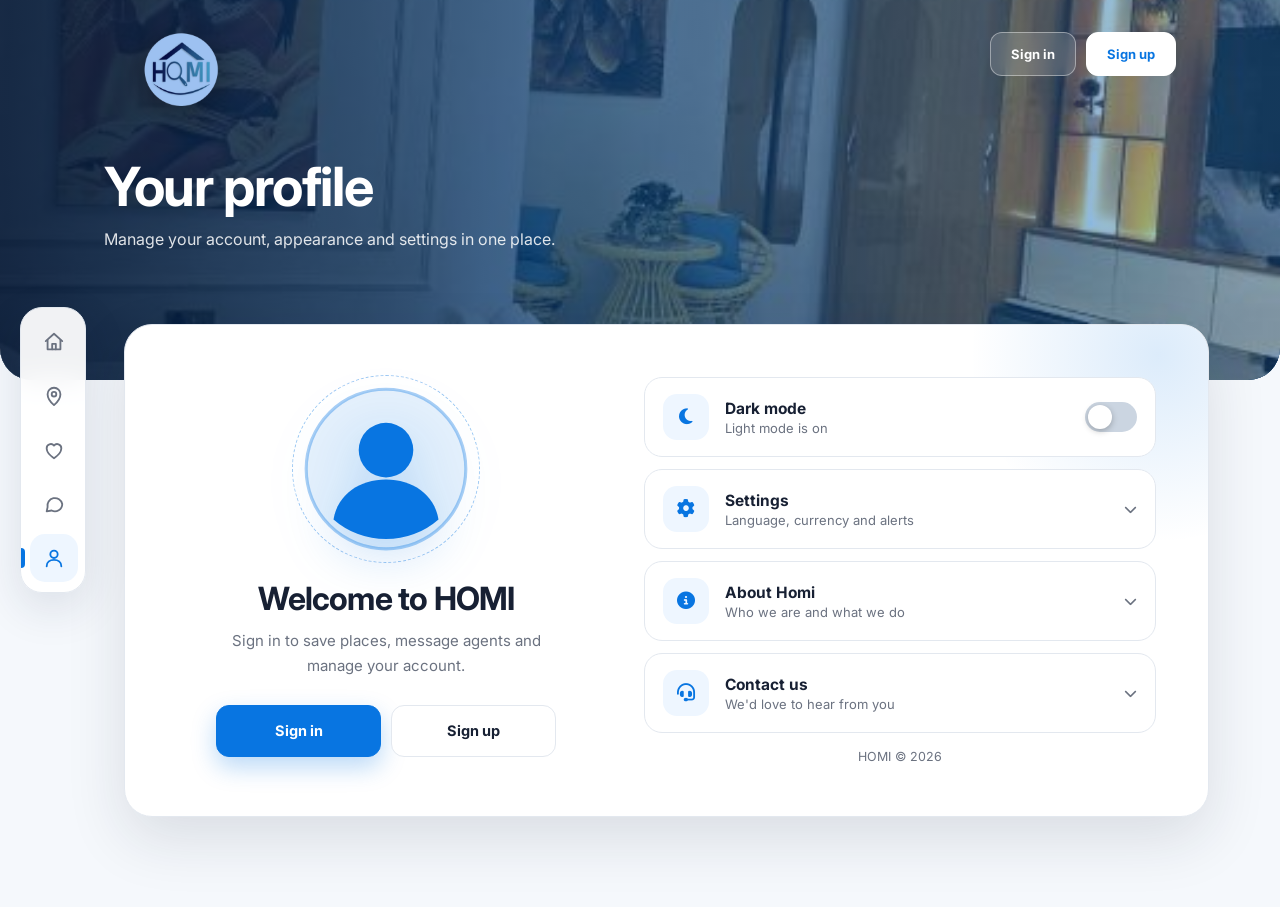
<file: Profile.html>
<!DOCTYPE html>
<html lang="en">
<head>
    <meta charset="UTF-8">
    <meta name="viewport" content="width=device-width, initial-scale=1.0, viewport-fit=cover">
    <title>HOMI | Profile</title>
    <link rel="preconnect" href="https://fonts.googleapis.com">
    <link rel="preconnect" href="https://fonts.gstatic.com" crossorigin>
    <link href="https://fonts.googleapis.com/css2?family=Inter:wght@400;500;600;700;800&display=swap" rel="stylesheet">
    <link rel="stylesheet" href="https://cdnjs.cloudflare.com/ajax/libs/font-awesome/6.7.2/css/all.min.css">

    <!-- apply the saved theme before the page paints (no flash) -->
    <script>
        try {
            if (localStorage.getItem("homi-theme") === "dark") {
                document.documentElement.setAttribute("data-theme", "dark");
            }
        } catch (e) {}
    </script>

    <style>
        :root {
            --primary: #0875e1;
            --primary-dark: #0561bd;
            --light: #eef6ff;
            --text: #172033;
            --muted: #6b7280;
            --border: #e3e8ef;
            --bg: #f5f8fc;
            --card: #ffffff;
            --soft: #f1f5f9;
            --navy: #14214f;
            --shadow: rgba(23, 32, 51, .12);
        }

        :root[data-theme="dark"] {
            --primary: #3b9bff;
            --primary-dark: #6ab4ff;
            --light: #14263f;
            --text: #e8eefb;
            --muted: #94a3b8;
            --border: #25324a;
            --bg: #0b1220;
            --card: #111b2e;
            --soft: #1a2740;
            --navy: #3b9bff;
            --shadow: rgba(0, 0, 0, .45);
        }

        * {
            margin: 0;
            padding: 0;
            box-sizing: border-box;
        }

        html {
            scroll-behavior: smooth;
        }

        body {
            font-family: Inter, system-ui, -apple-system, "Segoe UI", Arial, sans-serif;
            background: var(--bg);
            color: var(--text);
            overflow-x: hidden;
            transition: background .3s ease, color .3s ease;
        }

        button,
        select {
            font: inherit;
        }

        button {
            cursor: pointer;
        }

        a {
            color: inherit;
        }

        :focus-visible {
            outline: 3px solid rgba(8, 117, 225, .45);
            outline-offset: 2px;
        }

        /* =========================================
           BUTTONS
        ========================================= */

        .btn {
            height: 40px;
            padding: 0 17px;
            border-radius: 10px;
            font-size: 13px;
            font-weight: 700;
            border: 1px solid var(--border);
            background: var(--card);
            color: var(--text);
            transition: .2s;
        }

        .btn:hover {
            border-color: var(--primary);
            color: var(--primary);
        }

        .btn.solid {
            background: #0875e1;
            border-color: #0875e1;
            color: #fff;
        }

        .btn.solid:hover {
            background: #0561bd;
            border-color: #0561bd;
            color: #fff;
        }

        /* =========================================
           HERO
        ========================================= */

        .hero {
            position: relative;
            isolation: isolate;
            overflow: hidden;
            min-height: 380px;
            color: #fff;
            padding: 26px 5% 120px;
            border-radius: 0 0 32px 32px;
            background: #075fbd;
        }

        .hero-video-container {
            position: absolute;
            inset: 0;
            z-index: -3;
            overflow: hidden;
            background: #062f5f;
        }

        .hero-video {
            position: absolute;
            inset: 0;
            width: 100%;
            height: 100%;
            object-fit: cover;
            opacity: 0;
            transform: scale(1.02);
            transition: opacity 1s ease, transform 10s ease;
            pointer-events: none;
        }

        .hero-video.active {
            opacity: 1;
            transform: scale(1.06);
        }

        .hero-video-overlay {
            position: absolute;
            inset: 0;
            z-index: -2;
            background: linear-gradient(90deg, rgba(2, 25, 58, .88) 0%, rgba(4, 62, 122, .68) 45%, rgba(8, 117, 225, .34) 100%);
        }

        .hero-top {
            display: flex;
            align-items: flex-start;
            justify-content: space-between;
            gap: 16px;
            max-width: 1240px;
            margin: 0 auto 52px;
            position: relative;
        }

        .hero-logo {
            display: block;
            animation: logoFloat 4.5s ease-in-out infinite;
            filter: drop-shadow(0 6px 16px rgba(0, 0, 0, .35));
        }

        .hero-logo:hover {
            animation-play-state: paused;
        }

        .hero-logo img {
            display: block;
            width: 156px;
            height: 80px;
            object-fit: contain;
        }

        @keyframes logoFloat {
            0%, 100% {
                transform: translateY(0);
            }
            50% {
                transform: translateY(-12px);
            }
        }

        .hero-actions {
            display: flex;
            gap: 10px;
            padding-top: 6px;
        }

        .hero-actions .btn {
            height: 44px;
            padding: 0 20px;
            border-radius: 12px;
            backdrop-filter: blur(8px);
        }

        .hero-actions .btn:not(.solid) {
            background: rgba(255, 255, 255, .14);
            border-color: rgba(255, 255, 255, .4);
            color: #fff;
        }

        .hero-actions .btn:not(.solid):hover {
            background: #fff;
            color: #0875e1;
        }

        .hero-actions .btn.solid {
            background: #fff;
            border-color: #fff;
            color: #0875e1;
        }

        .hero-actions .btn.solid:hover {
            background: #eef6ff;
            color: #0561bd;
        }

        .hero-inner {
            max-width: 1240px;
            margin: 0 auto;
            animation: rise .7s ease both;
        }

        .hero h1 {
            font-size: clamp(32px, 5vw, 54px);
            line-height: 1.06;
            letter-spacing: -1.4px;
        }

        .hero p {
            margin-top: 12px;
            max-width: 520px;
            line-height: 1.6;
            color: rgba(255, 255, 255, .86);
        }

        @keyframes rise {
            from {
                opacity: 0;
                transform: translateY(22px);
            }
            to {
                opacity: 1;
                transform: none;
            }
        }

        /* =========================================
           PROFILE CARD
        ========================================= */

        .page {
            max-width: 1240px;
            margin: -56px auto 0;
            padding: 0 4% 90px;
            position: relative;
            z-index: 2;
        }

        .profile {
            position: relative;
            overflow: hidden;
            display: grid;
            grid-template-columns: .9fr 1.1fr;
            gap: 48px;
            align-items: center;
            padding: 52px;
            background: var(--card);
            border: 1px solid var(--border);
            border-radius: 28px;
            box-shadow: 0 22px 60px var(--shadow);
            transition: background .3s ease, border-color .3s ease;
        }

        .profile::before {
            content: "";
            position: absolute;
            width: 380px;
            height: 380px;
            right: -140px;
            top: -160px;
            border-radius: 50%;
            background: radial-gradient(circle, rgba(8, 117, 225, .14), transparent 70%);
            pointer-events: none;
        }

        /* ---------- left: guest ---------- */

        .guest {
            position: relative;
            display: flex;
            flex-direction: column;
            align-items: center;
            text-align: center;
        }

        .avatar-wrap {
            position: relative;
            width: 168px;
            height: 168px;
            margin-bottom: 26px;
            animation: logoFloat 5s ease-in-out infinite;
        }

        .avatar-wrap::before {
            content: "";
            position: absolute;
            inset: -10px;
            border-radius: 50%;
            border: 1px dashed rgba(8, 117, 225, .4);
            animation: spin 30s linear infinite;
        }

        .avatar-svg {
            width: 100%;
            height: 100%;
            color: var(--primary);
            filter: drop-shadow(0 14px 24px rgba(8, 117, 225, .2));
        }

        @keyframes spin {
            to {
                transform: rotate(360deg);
            }
        }

        .guest h2 {
            font-size: clamp(24px, 3vw, 32px);
            letter-spacing: -.8px;
            margin-bottom: 10px;
        }

        .guest p {
            max-width: 330px;
            margin-bottom: 26px;
            color: var(--muted);
            line-height: 1.7;
            font-size: 15px;
        }

        .guest-actions {
            display: flex;
            gap: 10px;
            width: 100%;
            max-width: 340px;
        }

        .guest-actions .btn {
            flex: 1;
            height: 52px;
            font-size: 14.5px;
            border-radius: 13px;
        }

        .guest-actions .btn.solid {
            box-shadow: 0 10px 24px rgba(8, 117, 225, .28);
        }

        /* ---------- right: menu ---------- */

        .menu {
            position: relative;
            display: grid;
            gap: 12px;
        }

        .row {
            background: var(--card);
            border: 1px solid var(--border);
            border-radius: 18px;
            overflow: hidden;
            transition: border-color .2s ease, box-shadow .2s ease, background .3s ease;
        }

        .row:hover {
            border-color: rgba(8, 117, 225, .4);
        }

        .row.open {
            border-color: var(--primary);
            box-shadow: 0 0 0 3px rgba(8, 117, 225, .14);
        }

        .row-head {
            width: 100%;
            display: flex;
            align-items: center;
            gap: 16px;
            padding: 16px 18px;
            border: none;
            background: transparent;
            color: var(--text);
            text-align: left;
        }

        .row-icon {
            width: 46px;
            height: 46px;
            flex-shrink: 0;
            border-radius: 14px;
            background: var(--light);
            color: var(--primary);
            display: grid;
            place-items: center;
            font-size: 18px;
        }

        .row-text {
            flex: 1;
            min-width: 0;
        }

        .row-text b {
            display: block;
            font-size: 15.5px;
        }

        .row-text span {
            display: block;
            margin-top: 2px;
            font-size: 13px;
            color: var(--muted);
        }

        .chev {
            color: var(--muted);
            font-size: 13px;
            transition: transform .3s ease;
        }

        .row.open .chev {
            transform: rotate(180deg);
        }

        /* theme switch */

        .switch {
            position: relative;
            width: 52px;
            height: 30px;
            flex-shrink: 0;
            border-radius: 999px;
            background: #cbd5e1;
            transition: background .25s ease;
        }

        .switch::after {
            content: "";
            position: absolute;
            top: 3px;
            left: 3px;
            width: 24px;
            height: 24px;
            border-radius: 50%;
            background: #fff;
            box-shadow: 0 2px 6px rgba(0, 0, 0, .25);
            transition: transform .25s ease;
        }

        .switch.on {
            background: var(--primary);
        }

        .switch.on::after {
            transform: translateX(22px);
        }

        /* expandable panel */

        .panel {
            display: grid;
            grid-template-rows: 0fr;
            transition: grid-template-rows .3s ease;
        }

        .row.open .panel {
            grid-template-rows: 1fr;
        }

        .panel-inner {
            min-height: 0;
            overflow: hidden;
        }

        .panel-body {
            padding: 4px 18px 20px 80px;
            font-size: 14px;
            line-height: 1.7;
            color: var(--muted);
        }

        .panel-body p + p {
            margin-top: 10px;
        }

        .panel-body strong {
            color: var(--text);
        }

        .setting {
            display: flex;
            align-items: center;
            justify-content: space-between;
            gap: 14px;
            padding: 12px 0;
            border-top: 1px solid var(--border);
        }

        .setting:first-child {
            border-top: none;
            padding-top: 4px;
        }

        .setting label,
        .setting > span {
            font-size: 14px;
            font-weight: 600;
            color: var(--text);
        }

        .setting select {
            height: 40px;
            padding: 0 12px;
            border: 1px solid var(--border);
            border-radius: 10px;
            background: var(--soft);
            color: var(--text);
            outline: none;
        }

        .setting select:focus {
            border-color: var(--primary);
        }

        .setting .switch {
            border: none;
        }

        .contact-list {
            display: grid;
            gap: 10px;
            margin-top: 4px;
        }

        .contact-list a {
            display: flex;
            align-items: center;
            gap: 12px;
            padding: 12px 14px;
            border: 1px solid var(--border);
            border-radius: 12px;
            background: var(--soft);
            color: var(--text);
            font-weight: 600;
            text-decoration: none;
            transition: .2s;
        }

        .contact-list a:hover {
            border-color: var(--primary);
            color: var(--primary);
        }

        .contact-list i {
            width: 18px;
            color: var(--primary);
            text-align: center;
        }

        .version {
            margin-top: 4px;
            text-align: center;
            font-size: 12.5px;
            color: var(--muted);
        }

        /* =========================================
           RESPONSIVE
        ========================================= */

        @media (min-width: 901px) {
            .page {
                padding-left: max(4%, 104px);
            }
        }

        @media (max-width: 900px) {
            .profile {
                grid-template-columns: 1fr;
                padding: 36px 24px;
                gap: 34px;
            }
        }

        @media (max-width: 650px) {
            .hero {
                padding: 22px 5% 110px;
                border-radius: 0 0 24px 24px;
            }

            .hero-top {
                margin-bottom: 38px;
            }


            .hero-logo img {
                width: 118px;
                height: 60px;
            }

            .hero-actions .btn {
                height: 40px;
                padding: 0 14px;
            }

            .avatar-wrap {
                width: 140px;
                height: 140px;
            }

            .row-head {
                padding: 14px;
                gap: 13px;
            }

            .panel-body {
                padding: 2px 14px 18px;
            }
        }

        @media (prefers-reduced-motion: reduce) {
            * {
                animation: none !important;
                transition: none !important;
            }
        }

        /* =========================================
           DARK MODE: shared left navigation (nav.js)
        ========================================= */

        :root[data-theme="dark"] .homi-nav {
            background: rgba(17, 27, 46, .94);
            border-color: #25324a;
        }

        :root[data-theme="dark"] .homi-nav-item {
            color: #94a3b8;
        }

        :root[data-theme="dark"] .homi-nav-item:hover,
        :root[data-theme="dark"] .homi-nav-item.active {
            background: #14263f;
            color: #3b9bff;
        }
    </style>
    <style id="homi-theme-css">
/* =========================================
   HOMI DARK THEME (shared by every page)
   Add to <head> after your page <style>:
       <link rel="stylesheet" href="theme.css">
   nav.js sets  data-theme="dark"  and  data-page="..."  on <html>.
   New components: use var(--text), var(--bg), var(--border) etc.
   so they follow the theme automatically.
========================================= */

html[data-theme="dark"] {
    color-scheme: dark;
    --text: #e8eefb;
    --muted: #94a3b8;
    --border: #25324a;
    --bg: #0b1220;
    --page-bg: #0b1220;
    --light: #14263f;
    --light-blue: #14263f;
    --navy: #1f6fd1;
}

html[data-theme="dark"] .homi-nav {
    background: rgba(17, 27, 46, .94);
    border-color: #25324a;
    box-shadow: 0 15px 45px rgba(0, 0, 0, .5);
}

html[data-theme="dark"] .homi-nav-item {
    color: #94a3b8;
}

html[data-theme="dark"] .homi-nav-item:hover,
html[data-theme="dark"] .homi-nav-item.active {
    background: #14263f;
    color: #5aaaf5;
}

html[data-theme="dark"] ::selection {
    background: rgba(59, 155, 255, .35);
}


/* ===== index.html (home page) ===== */

:where(html[data-theme="dark"][data-page="landingpage"]) body {
    background: radial-gradient(circle at 8% 15%, rgba(8,117,225,.10), transparent 25%),
        radial-gradient(circle at 92% 35%, rgba(75,120,255,.08), transparent 28%),
        radial-gradient(circle at 50% 85%, rgba(8,117,225,.06), transparent 30%),
        #0b1220;
}

:where(html[data-theme="dark"][data-page="landingpage"]) .navbar {
    background: rgba(17,27,46,0.96);
}

:where(html[data-theme="dark"][data-page="landingpage"]) .nav-icon {
    background: #1a2740;
}

:where(html[data-theme="dark"][data-page="landingpage"]) .nav-icon:hover {
    background: #14263f;
    color: #5aaaf5;
}

:where(html[data-theme="dark"][data-page="landingpage"]) .notification-dot {
    border: 2px solid #111b2e;
}

:where(html[data-theme="dark"][data-page="landingpage"]) .sign-in-button {
    border: 1px solid #25324a;
    background: #111b2e;
}

:where(html[data-theme="dark"][data-page="landingpage"]) .sign-in-button:hover {
    color: #5aaaf5;
}

:where(html[data-theme="dark"][data-page="landingpage"]) .search-box {
    background: #111b2e;
}

:where(html[data-theme="dark"][data-page="landingpage"]) .search-box input::placeholder {
    color: #7c8aa3;
}

:where(html[data-theme="dark"][data-page="landingpage"]) .filter-button {
    background: #111b2e;
    color: #5aaaf5;
}

:where(html[data-theme="dark"][data-page="landingpage"]) .filter-button:hover {
    background: #1a3253;
}

:where(html[data-theme="dark"][data-page="landingpage"]) .filter-panel {
    background: #111b2e;
}

:where(html[data-theme="dark"][data-page="landingpage"]) .filter-field label {
    color: #cbd5e1;
}

:where(html[data-theme="dark"][data-page="landingpage"]) .filter-field select,
:where(html[data-theme="dark"][data-page="landingpage"]) .smart-box,
:where(html[data-theme="dark"][data-page="landingpage"]) .id-box {
    background: #1a2740;
}

:where(html[data-theme="dark"][data-page="landingpage"]) .smart-box input::placeholder,
:where(html[data-theme="dark"][data-page="landingpage"]) .id-box input::placeholder {
    color: #7c8aa3;
}

:where(html[data-theme="dark"][data-page="landingpage"]) .smart-btn {
    background: #1f6fd1;
}

:where(html[data-theme="dark"][data-page="landingpage"]) .id-box i {
    color: #7c8aa3;
}

:where(html[data-theme="dark"][data-page="landingpage"]) .reset-btn {
    background: #1f6fd1;
}

:where(html[data-theme="dark"][data-page="landingpage"]) .chip {
    border: 1px solid #25324a;
    background: #111b2e;
}

:where(html[data-theme="dark"][data-page="landingpage"]) .chip:hover,
:where(html[data-theme="dark"][data-page="landingpage"]) .chip.active {
    background: #1f6fd1;
}

:where(html[data-theme="dark"][data-page="landingpage"]) .property-card:hover {
    background: #111b2e;
    color: #5aaaf5;
}

:where(html[data-theme="dark"][data-page="landingpage"]) .side-menu {
    background: #111b2e;
}

:where(html[data-theme="dark"][data-page="landingpage"]) .close-menu {
    background: #1a2740;
}

:where(html[data-theme="dark"][data-page="landingpage"]) .menu-link:hover,
:where(html[data-theme="dark"][data-page="landingpage"]) .menu-link.active {
    color: #5aaaf5;
}

:where(html[data-theme="dark"][data-page="landingpage"]) .menu-link:hover i,
:where(html[data-theme="dark"][data-page="landingpage"]) .menu-link.active i {
    color: #5aaaf5;
}

:where(html[data-theme="dark"][data-page="landingpage"]) .regions-section {
    background: linear-gradient(
                    180deg,
                    #111b2e 0%,
                    #0d1626 100%
                );
}

:where(html[data-theme="dark"][data-page="landingpage"]) .slider-button {
    background: #111b2e;
}

:where(html[data-theme="dark"][data-page="landingpage"]) .nearby-section {
    background: linear-gradient(
                    180deg,
                    #0f192b 0%,
                    #0d1626 50%,
                    #0f192b 100%
                );
}

:where(html[data-theme="dark"][data-page="landingpage"]) .see-all {
    color: #5aaaf5;
}

:where(html[data-theme="dark"][data-page="landingpage"]) .see-all:hover {
    color: #7bbcf8;
}

:where(html[data-theme="dark"][data-page="landingpage"]) .nearby-slider-button {
    background: #111b2e;
}

:where(html[data-theme="dark"][data-page="landingpage"]) .property-listing {
    background: #111b2e;
}

:where(html[data-theme="dark"][data-page="landingpage"]) .property-image {
    background: #1a2740;
}

:where(html[data-theme="dark"][data-page="landingpage"]) .property-status {
    background: #111b2e;
    color: #5aaaf5;
}

:where(html[data-theme="dark"][data-page="landingpage"]) .favourite-button {
    background: #111b2e;
    color: #cbd5e1;
}

:where(html[data-theme="dark"][data-page="landingpage"]) .property-location i {
    color: #5aaaf5;
}

:where(html[data-theme="dark"][data-page="landingpage"]) .property-price {
    color: #5aaaf5;
}

:where(html[data-theme="dark"][data-page="landingpage"]) .explore-map-button {
    background: #1f6fd1;
}

:where(html[data-theme="dark"][data-page="landingpage"]) .explore-map-button:hover {
    background: #1a5db4;
}

:where(html[data-theme="dark"][data-page="landingpage"]) .faq-section {
    background: radial-gradient(circle at 8% 15%, rgba(8,117,225,.09), transparent 25%),
                radial-gradient(circle at 92% 80%, rgba(92,90,255,.07), transparent 28%),
                linear-gradient(180deg, #111b2e 0%, #0d1626 100%);
}

:where(html[data-theme="dark"][data-page="landingpage"]) .faq-label {
    background: #14263f;
    color: #5aaaf5;
}

:where(html[data-theme="dark"][data-page="landingpage"]) .faq-item {
    background: rgba(17,27,46,0.92);
    border: 1px solid #25324a;
}

:where(html[data-theme="dark"][data-page="landingpage"]) .faq-question i {
    background: #14263f;
    color: #5aaaf5;
}


/* ===== Map.html ===== */

:where(html[data-theme="dark"][data-page="map"]) .btn {
    background: #111b2e;
}

:where(html[data-theme="dark"][data-page="map"]) .btn:hover {
    color: #5aaaf5;
}

:where(html[data-theme="dark"][data-page="map"]) .toolbar {
    background: #111b2e;
}

:where(html[data-theme="dark"][data-page="map"]) .search {
    background: #1a2740;
}

:where(html[data-theme="dark"][data-page="map"]) .tool.ghost {
    color: #5aaaf5;
}

:where(html[data-theme="dark"][data-page="map"]) .tool.ghost:hover {
    background: #1a3253;
}

:where(html[data-theme="dark"][data-page="map"]) .chip {
    background: #111b2e;
}

:where(html[data-theme="dark"][data-page="map"]) .chip:hover {
    color: #5aaaf5;
}

:where(html[data-theme="dark"][data-page="map"]) .card {
    background: #111b2e;
}

:where(html[data-theme="dark"][data-page="map"]) .card img {
    background: #1a2740;
}

:where(html[data-theme="dark"][data-page="map"]) .tag {
    color: #5aaaf5;
}

:where(html[data-theme="dark"][data-page="map"]) .card .loc i {
    color: #5aaaf5;
}

:where(html[data-theme="dark"][data-page="map"]) .card .price {
    color: #5aaaf5;
}

:where(html[data-theme="dark"][data-page="map"]) .empty {
    background: #111b2e;
}

:where(html[data-theme="dark"][data-page="map"]) .map-wrap {
    background: #1a2740;
}

:where(html[data-theme="dark"][data-page="map"]) .map-loading {
    background: linear-gradient(135deg,#16233a,#1a2740);
}

:where(html[data-theme="dark"][data-page="map"]) .map-loading i {
    color: #5aaaf5;
}


/* ===== Saved.html ===== */

:where(html[data-theme="dark"][data-page="saved"]) .btn {
    background: #111b2e;
}

:where(html[data-theme="dark"][data-page="saved"]) .btn:hover {
    color: #5aaaf5;
}

:where(html[data-theme="dark"][data-page="saved"]) .gate {
    background: #111b2e;
}

:where(html[data-theme="dark"][data-page="saved"]) .gate-icon {
    color: #5aaaf5;
}

:where(html[data-theme="dark"][data-page="saved"]) .demo-card {
    background: #111b2e;
}

:where(html[data-theme="dark"][data-page="saved"]) .demo-card img {
    background: #1a2740;
}

:where(html[data-theme="dark"][data-page="saved"]) .demo-card .heart {
    background: #111b2e;
}

:where(html[data-theme="dark"][data-page="saved"]) .demo-body em {
    color: #5aaaf5;
}

:where(html[data-theme="dark"][data-page="saved"]) .perk {
    background: #111b2e;
}

:where(html[data-theme="dark"][data-page="saved"]) .perk i {
    color: #5aaaf5;
}


/* ===== Messages.html ===== */

:where(html[data-theme="dark"][data-page="messages"]) .btn {
    background: #111b2e;
}

:where(html[data-theme="dark"][data-page="messages"]) .btn:hover {
    color: #5aaaf5;
}

:where(html[data-theme="dark"][data-page="messages"]) .inbox {
    background: #111b2e;
}

:where(html[data-theme="dark"][data-page="messages"]) .search {
    background: #1a2740;
}

:where(html[data-theme="dark"][data-page="messages"]) .tab {
    background: #111b2e;
}

:where(html[data-theme="dark"][data-page="messages"]) .tab:hover {
    color: #5aaaf5;
}

:where(html[data-theme="dark"][data-page="messages"]) .convo:hover {
    background: #0b1220;
}

:where(html[data-theme="dark"][data-page="messages"]) .avatar.online::after {
    border: 2px solid #111b2e;
}

:where(html[data-theme="dark"][data-page="messages"]) .chat-pane {
    background: radial-gradient(circle at 90% 8%, rgba(8, 117, 225, .06), transparent 30%),
                #0d1626;
}

:where(html[data-theme="dark"][data-page="messages"]) .chat-head {
    background: #111b2e;
}

:where(html[data-theme="dark"][data-page="messages"]) .back-btn {
    background: #1a2740;
}

:where(html[data-theme="dark"][data-page="messages"]) .icon-btn {
    background: #1a2740;
}

:where(html[data-theme="dark"][data-page="messages"]) .icon-btn:hover {
    color: #5aaaf5;
}

:where(html[data-theme="dark"][data-page="messages"]) .listing-ref {
    background: #111b2e;
}

:where(html[data-theme="dark"][data-page="messages"]) .listing-ref img {
    background: #1a2740;
}

:where(html[data-theme="dark"][data-page="messages"]) .listing-ref small {
    color: #5aaaf5;
}

:where(html[data-theme="dark"][data-page="messages"]) .listing-ref em {
    color: #5aaaf5;
}

:where(html[data-theme="dark"][data-page="messages"]) .day {
    background: #1a2740;
}

:where(html[data-theme="dark"][data-page="messages"]) .msg.them .bubble {
    background: #111b2e;
}

:where(html[data-theme="dark"][data-page="messages"]) .composer {
    background: #111b2e;
}

:where(html[data-theme="dark"][data-page="messages"]) .quick button {
    background: #111b2e;
}

:where(html[data-theme="dark"][data-page="messages"]) .quick button:hover {
    color: #5aaaf5;
}

:where(html[data-theme="dark"][data-page="messages"]) .compose-field {
    background: #1a2740;
}

:where(html[data-theme="dark"][data-page="messages"]) .attach:hover {
    color: #5aaaf5;
    background: #111b2e;
}

:where(html[data-theme="dark"][data-page="messages"]) .empty i {
    color: #5aaaf5;
}

:where(html[data-theme="dark"][data-page="messages"]) .gate {
    background: #111b2e;
}

:where(html[data-theme="dark"][data-page="messages"]) .gate-icon {
    color: #5aaaf5;
}

:where(html[data-theme="dark"][data-page="messages"]) .demo-chat {
    background: #111b2e;
}

:where(html[data-theme="dark"][data-page="messages"]) .perk {
    background: #111b2e;
}

:where(html[data-theme="dark"][data-page="messages"]) .perk i {
    color: #5aaaf5;
}

/* ===== embedded Google map ===== */

:where(html[data-theme="dark"][data-page="map"]) #map {
    filter: invert(.92) hue-rotate(180deg) brightness(.95) contrast(.9);
}

</style>
    <script>
/*
   HOMI shared navigation + theme.
   On every page, inside <head>, after your page <style>:
       <link rel="stylesheet" href="theme.css">
       <script src="nav.js"><\/script>
   Needs Font Awesome (already on your pages).
*/

/* ---------- theme: runs immediately so the page never flashes light ---------- */
(function () {
    var root = document.documentElement;
    var script = document.currentScript;
    var base = script && script.src ? script.src.replace(/nav\.js(\?.*)?$/, "") : "";

    var file = (location.pathname.split("/").pop() || "").toLowerCase().replace(".html", "");
    if (file === "" || file === "index") file = "landingpage";
    root.setAttribute("data-page", file);

    /* storage: localStorage first, window.name as a backup.
       (Some browsers give every local file its own private storage,
        so window.name keeps the choice when you move between pages.) */
    function fromName() {
        var m = /homi-theme:(dark|light)/.exec(window.name || "");
        return m ? m[1] : null;
    }

    function toName(mode) {
        var n = (window.name || "").replace(/homi-theme:(dark|light);?/, "");
        window.name = n + "homi-theme:" + mode + ";";
    }

    function read() {
        var v = null;
        try { v = localStorage.getItem("homi-theme"); } catch (e) {}
        if (v !== "dark" && v !== "light") v = fromName();
        return v === "dark" ? "dark" : "light";
    }

    function apply(mode) {
        if (mode === "dark") root.setAttribute("data-theme", "dark");
        else root.removeAttribute("data-theme");
    }

    var mode = read();
    apply(mode);
    toName(mode);

    /* hide the page until theme.css is in, so dark mode never flashes white */
    var guard = document.createElement("style");
    guard.id = "homi-theme-guard";
    guard.textContent =
        'html[data-theme="dark"]{background:#0b1220}' +
        'html[data-theme="dark"]:not([data-theme-ready]) body{visibility:hidden}';
    document.head.appendChild(guard);

    function ready() {
        root.setAttribute("data-theme-ready", "");
    }

    /* load theme.css LAST in <head> so it always sits after the page's own styles,
       whether or not the page links it itself */
    function attachCss() {
        var inl = document.getElementById("homi-theme-css");
        if (inl) {
            document.head.appendChild(inl);
            ready();
            return;
        }
        var link = document.querySelector('link[href*="theme.css"]');
        if (!link) {
            link = document.createElement("link");
            link.rel = "stylesheet";
            link.href = base + "theme.css";
        }
        link.addEventListener("load", ready);
        link.addEventListener("error", ready);
        document.head.appendChild(link);   /* appending an existing link moves it to the end */
        setTimeout(ready, 1500);
    }

    if (document.readyState === "loading") document.addEventListener("DOMContentLoaded", attachCss);
    else attachCss();

    /* use these from any page:  HomiTheme.toggle()  HomiTheme.set("dark")  */
    window.HomiTheme = {
        get: function () { return root.getAttribute("data-theme") === "dark" ? "dark" : "light"; },
        set: function (m) {
            m = m === "dark" ? "dark" : "light";
            apply(m);
            toName(m);
            try { localStorage.setItem("homi-theme", m); } catch (e) {}
            document.dispatchEvent(new CustomEvent("homi-theme", { detail: m }));
        },
        toggle: function () { this.set(this.get() === "dark" ? "light" : "dark"); }
    };

    /* keep other open tabs in sync */
    window.addEventListener("storage", function (e) {
        if (e.key === "homi-theme") apply(read());
    });
})();

(function () {
    var links = [
        { href: "index.html", icon: "fa-house", label: "Home", regular: false },
        { href: "Map.html", icon: "fa-map-location-dot", label: "Map", regular: false },
        { href: "Saved.html", icon: "fa-heart", label: "Saved", regular: true },
        { href: "Messages.html", icon: "fa-message", label: "Messages", regular: true },
        { href: "Profile.html", icon: "fa-user", label: "Profile", regular: true }
    ];

    var file = (location.pathname.split("/").pop() || "").toLowerCase();
    if (file === "") file = "index.html";

    var css = `        .homi-nav {
            position: fixed;
            left: 20px;
            top: 50%;
            transform: translateY(-50%);
            z-index: 1500;
            display: flex;
            flex-direction: column;
            gap: 6px;
            width: 66px;
            padding: 10px 9px;
            background: rgba(255,255,255,.94);
            backdrop-filter: blur(14px);
            border: 1px solid #e3e8ef;
            border-radius: 22px;
            box-shadow: 0 15px 45px rgba(24,39,75,.12);
        }

        .homi-nav-item {
            position: relative;
            width: 48px;
            height: 48px;
            border-radius: 15px;
            display: grid;
            place-items: center;
            color: #6b7280;
            font-size: 17px;
            text-decoration: none;
            transition: .2s ease;
        }

        .homi-nav-item:hover,
        .homi-nav-item.active {
            background: #eef6ff;
            color: #0875e1;
        }

        .homi-nav-item.active::before {
            content: "";
            position: absolute;
            left: -9px;
            top: 14px;
            width: 4px;
            height: 20px;
            border-radius: 0 4px 4px 0;
            background: #0875e1;
        }

        .homi-nav-item::after {
            content: attr(data-label);
            position: absolute;
            left: calc(100% + 16px);
            top: 50%;
            transform: translate(-6px,-50%);
            padding: 7px 12px;
            border-radius: 8px;
            background: #14214f;
            color: #fff;
            font: 600 12px/1 system-ui,sans-serif;
            white-space: nowrap;
            opacity: 0;
            pointer-events: none;
            transition: .2s ease;
        }

        .homi-nav-item:hover::after,
        .homi-nav-item:focus-visible::after {
            opacity: 1;
            transform: translate(0,-50%);
        }

        .homi-nav-item:focus-visible {
            outline: 3px solid rgba(8,117,225,.45);
        }

        #menuButton,
        #sideMenu,
        #sidebarOverlay {
            display: none!important;
        }

        @media(min-width:901px) {
            .hero,
            .hero-section {
                padding-left: max(5%,104px)!important;
                padding-right: max(5%,104px)!important;
            }
        }

        @media(max-width:900px) {
            .homi-nav {
                left: 50%;
                top: auto;
                bottom: calc(14px + env(safe-area-inset-bottom,0px));
                transform: translateX(-50%);
                flex-direction: row;
                width: auto;
                padding: 8px;
                gap: 4px;
            }
            .homi-nav-item {
                width: 46px;
                height: 46px;
            }
            .homi-nav-item.active::before {
                left: 13px;
                top: auto;
                bottom: -8px;
                width: 20px;
                height: 4px;
                border-radius: 4px 4px 0 0;
            }
            .homi-nav-item::after {
                display: none;
            }
            body {
                padding-bottom: 96px;
            }
            .floating-message {
                display: none!important;
            }
            .homi-nav {
                width: calc(100% - 24px);
                max-width: 420px;
                justify-content: space-around;
                padding: 6px;
                border-radius: 22px;
            }
            .homi-nav-item {
                flex: 1;
                width: auto;
                height: 44px;
            }
            .homi-nav-item.active::before {
                left: 50%;
                margin-left: -10px;
            }
        }

    `;

    function build() {
        var style = document.createElement("style");
        style.textContent = css;
        document.head.appendChild(style);

        var nav = document.createElement("nav");
        nav.className = "homi-nav";
        nav.setAttribute("aria-label", "Main navigation");

        var svg = function (d) {
            return '<svg viewBox="0 0 24 24" width="22" height="22" fill="none" stroke="currentColor" stroke-width="2" stroke-linecap="round" stroke-linejoin="round" aria-hidden="true">' + d + '</svg>';
        };
        var icons = {
            "Home": svg('<path d="M3 11l9-8 9 8"/><path d="M5 10v10h14V10"/><path d="M10 20v-6h4v6"/>'),
            "Map": svg('<path d="M12 22s7-6.2 7-12a7 7 0 0 0-14 0c0 5.8 7 12 7 12z"/><circle cx="12" cy="10" r="2.5"/>'),
            "Saved": svg('<path d="M12 21s-8-5.2-8-11a4.5 4.5 0 0 1 8-2.8A4.5 4.5 0 0 1 20 10c0 5.8-8 11-8 11z"/>'),
            "Messages": svg('<path d="M21 12a8 8 0 0 1-11.6 7.1L4 20l1-4.6A8 8 0 1 1 21 12z"/>'),
            "Profile": svg('<circle cx="12" cy="8" r="4"/><path d="M4 21c0-4.4 3.6-7 8-7s8 2.6 8 7"/>')
        };

        nav.innerHTML = links.map(function (l) {
            var active = l.href.toLowerCase() === file;
            return '<a class="homi-nav-item' + (active ? " active" : "") + '" href="' + l.href + '"' +
                   ' data-label="' + l.label + '" aria-label="' + l.label + '"' +
                   (active ? ' aria-current="page"' : "") + '>' +
                   icons[l.label] + '</a>';
        }).join("");

        document.body.appendChild(nav);
    }

    if (document.readyState === "loading") document.addEventListener("DOMContentLoaded", build);
    else build();
})();

</script>
</head>
<body>

<header class="hero">
    <div class="hero-video-container">
        <video class="hero-video active" muted playsinline poster="./assets/image4.jpg"><source src="./assets/video1.mp4" type="video/mp4"></video>
        <video class="hero-video" muted playsinline poster="./assets/image5.jpg"><source src="./assets/video2.mp4" type="video/mp4"></video>
        <video class="hero-video" muted playsinline poster="./assets/image6.jpg"><source src="./assets/video3.mp4" type="video/mp4"></video>
    </div>
    <div class="hero-video-overlay"></div>

    <div class="hero-top">
        <a href="index.html" class="hero-logo" aria-label="HOMI home"><img src="./assets/Logo2.0.png" alt="HOMI"></a>
        <div class="hero-actions">
            <button class="btn" onclick="location.href='sign-in.html'">Sign in</button>
            <button class="btn solid" onclick="location.href='CreateAccount.html'">Sign up</button>
        </div>
    </div>

    <div class="hero-inner">
        <h1>Your profile</h1>
        <p>Manage your account, appearance and settings in one place.</p>
    </div>
</header>

<main class="page">

    <section class="profile">

        <!-- GUEST -->
        <div class="guest">

            <div class="avatar-wrap">
                <svg class="avatar-svg" viewBox="0 0 160 160" fill="none" xmlns="http://www.w3.org/2000/svg" role="img" aria-label="Guest profile picture">
                    <circle cx="80" cy="80" r="76" fill="currentColor" opacity=".1"/>
                    <circle cx="80" cy="80" r="76" stroke="currentColor" stroke-width="3" opacity=".35"/>
                    <circle cx="80" cy="62" r="26" fill="currentColor"/>
                    <path d="M30 128c4-24 25-38 50-38s46 14 50 38a76 76 0 0 1-100 0Z" fill="currentColor"/>
                </svg>
            </div>

            <h2>Welcome to HOMI</h2>
            <p>Sign in to save places, message agents and manage your account.</p>

            <div class="guest-actions">
                <button class="btn solid" onclick="location.href='sign-in.html'">Sign in</button>
                <button class="btn" onclick="location.href='CreateAccount.html'">Sign up</button>
            </div>

        </div>

        <!-- MENU -->
        <div class="menu">

            <!-- DARK / LIGHT -->
            <div class="row">
                <button class="row-head" id="themeToggle" role="switch" aria-checked="false">
                    <span class="row-icon"><i class="fa-solid fa-moon" id="themeIcon"></i></span>
                    <span class="row-text">
                        <b>Dark mode</b>
                        <span id="themeLabel">Light mode is on</span>
                    </span>
                    <span class="switch" id="themeSwitch" aria-hidden="true"></span>
                </button>
            </div>

            <!-- SETTINGS -->
            <div class="row" data-row>
                <button class="row-head" aria-expanded="false">
                    <span class="row-icon"><i class="fa-solid fa-gear"></i></span>
                    <span class="row-text">
                        <b>Settings</b>
                        <span>Language, currency and alerts</span>
                    </span>
                    <i class="fa-solid fa-chevron-down chev"></i>
                </button>
                <div class="panel">
                    <div class="panel-inner">
                        <div class="panel-body">
                            <div class="setting">
                                <label for="langSelect">Language</label>
                                <select id="langSelect" data-pref="homi-lang">
                                    <option value="en">English</option>
                                    <option value="fr">Français</option>
                                    <option value="yo">Yorùbá</option>
                                    <option value="ig">Igbo</option>
                                    <option value="ha">Hausa</option>
                                </select>
                            </div>
                            <div class="setting">
                                <label for="currencySelect">Currency</label>
                                <select id="currencySelect" data-pref="homi-currency">
                                    <option value="NGN">Naira (₦)</option>
                                    <option value="USD">US Dollar ($)</option>
                                    <option value="GBP">Pound (£)</option>
                                </select>
                            </div>
                            <div class="setting">
                                <span>Notifications</span>
                                <button class="switch" id="notifySwitch" role="switch" aria-checked="true" aria-label="Notifications"></button>
                            </div>
                        </div>
                    </div>
                </div>
            </div>

            <!-- ABOUT -->
            <div class="row" data-row>
                <button class="row-head" aria-expanded="false">
                    <span class="row-icon"><i class="fa-solid fa-circle-info"></i></span>
                    <span class="row-text">
                        <b>About Homi</b>
                        <span>Who we are and what we do</span>
                    </span>
                    <i class="fa-solid fa-chevron-down chev"></i>
                </button>
                <div class="panel">
                    <div class="panel-inner">
                        <div class="panel-body">
                            <p><strong>HOMI</strong> is your one-stop hub for hotels, property buying, selling and renting. We connect people with spaces they love.</p>
                            <p>Browse homes, short-lets and hotels, see them on the map, and message agents and owners directly.</p>
                        </div>
                    </div>
                </div>
            </div>

            <!-- CONTACT -->
            <div class="row" data-row>
                <button class="row-head" aria-expanded="false">
                    <span class="row-icon"><i class="fa-solid fa-headset"></i></span>
                    <span class="row-text">
                        <b>Contact us</b>
                        <span>We'd love to hear from you</span>
                    </span>
                    <i class="fa-solid fa-chevron-down chev"></i>
                </button>
                <div class="panel">
                    <div class="panel-inner">
                        <div class="panel-body">
                            <div class="contact-list">
                                <a href="mailto:hello@usehomiapp.com"><i class="fa-solid fa-envelope"></i>hello@usehomiapp.com</a>
                                <a href="https://usehomiapp.com" target="_blank" rel="noopener"><i class="fa-solid fa-globe"></i>usehomiapp.com</a>
                                <a href="Messages.html"><i class="fa-regular fa-message"></i>Send us a message</a>
                            </div>
                        </div>
                    </div>
                </div>
            </div>

            <p class="version">HOMI &copy; 2026</p>

        </div>

    </section>

</main>

<script>
    const $ = id => document.getElementById(id);

    /* safe localStorage helpers */
    const store = {
        get(key, fallback) {
            try {
                const v = localStorage.getItem(key);
                return v === null ? fallback : v;
            } catch (e) {
                return fallback;
            }
        },
        set(key, value) {
            try {
                localStorage.setItem(key, value);
            } catch (e) {}
        }
    };

    /* =========================================
       DARK / LIGHT MODE
    ========================================= */

    function syncThemeUI() {
        const dark = document.documentElement.getAttribute("data-theme") === "dark";

        $("themeSwitch").classList.toggle("on", dark);
        $("themeToggle").setAttribute("aria-checked", String(dark));
        $("themeLabel").textContent = dark ? "Dark mode is on" : "Light mode is on";
        $("themeIcon").className = "fa-solid " + (dark ? "fa-sun" : "fa-moon");
    }

    $("themeToggle").addEventListener("click", () => {
        const dark = document.documentElement.getAttribute("data-theme") === "dark";
        const next = dark ? "light" : "dark";

        if (window.HomiTheme) {
            HomiTheme.set(next);          /* shared: every page follows */
        } else {
            if (next === "dark") document.documentElement.setAttribute("data-theme", "dark");
            else document.documentElement.removeAttribute("data-theme");
            store.set("homi-theme", next);
        }

        syncThemeUI();
    });

    document.addEventListener("homi-theme", syncThemeUI);
    syncThemeUI();

    /* =========================================
       EXPANDING ROWS (Settings, About, Contact)
    ========================================= */

    document.querySelectorAll("[data-row]").forEach(row => {
        const head = row.querySelector(".row-head");

        head.addEventListener("click", () => {
            const open = !row.classList.contains("open");

            document.querySelectorAll("[data-row].open").forEach(r => {
                r.classList.remove("open");
                r.querySelector(".row-head").setAttribute("aria-expanded", "false");
            });

            if (open) {
                row.classList.add("open");
                head.setAttribute("aria-expanded", "true");
            }
        });
    });

    /* =========================================
       SETTINGS (saved on this device)
    ========================================= */

    document.querySelectorAll("select[data-pref]").forEach(select => {
        const key = select.dataset.pref;
        const saved = store.get(key, null);

        if (saved) select.value = saved;

        select.addEventListener("change", () => store.set(key, select.value));
    });

    const notifySwitch = $("notifySwitch");

    function setNotify(on) {
        notifySwitch.classList.toggle("on", on);
        notifySwitch.setAttribute("aria-checked", String(on));
        store.set("homi-notify", on ? "on" : "off");
    }

    notifySwitch.addEventListener("click", () => {
        setNotify(!notifySwitch.classList.contains("on"));
    });

    setNotify(store.get("homi-notify", "on") === "on");

    /* =========================================
       HERO VIDEO ROTATION
    ========================================= */

    const heroVideos = Array.from(document.querySelectorAll(".hero-video"));
    let currentVideo = 0;

    function showHeroVideo(index) {
        heroVideos.forEach((v, i) => {
            v.classList.toggle("active", i === index);
            if (i !== index) {
                v.pause();
                v.currentTime = 0;
            }
        });

        heroVideos[index].currentTime = 0;
        heroVideos[index].play().catch(() => {});
    }

    if (heroVideos.length) {
        showHeroVideo(0);

        setInterval(() => {
            currentVideo = (currentVideo + 1) % heroVideos.length;
            showHeroVideo(currentVideo);
        }, 10000);
    }
</script>
</body>
</html>
</file>
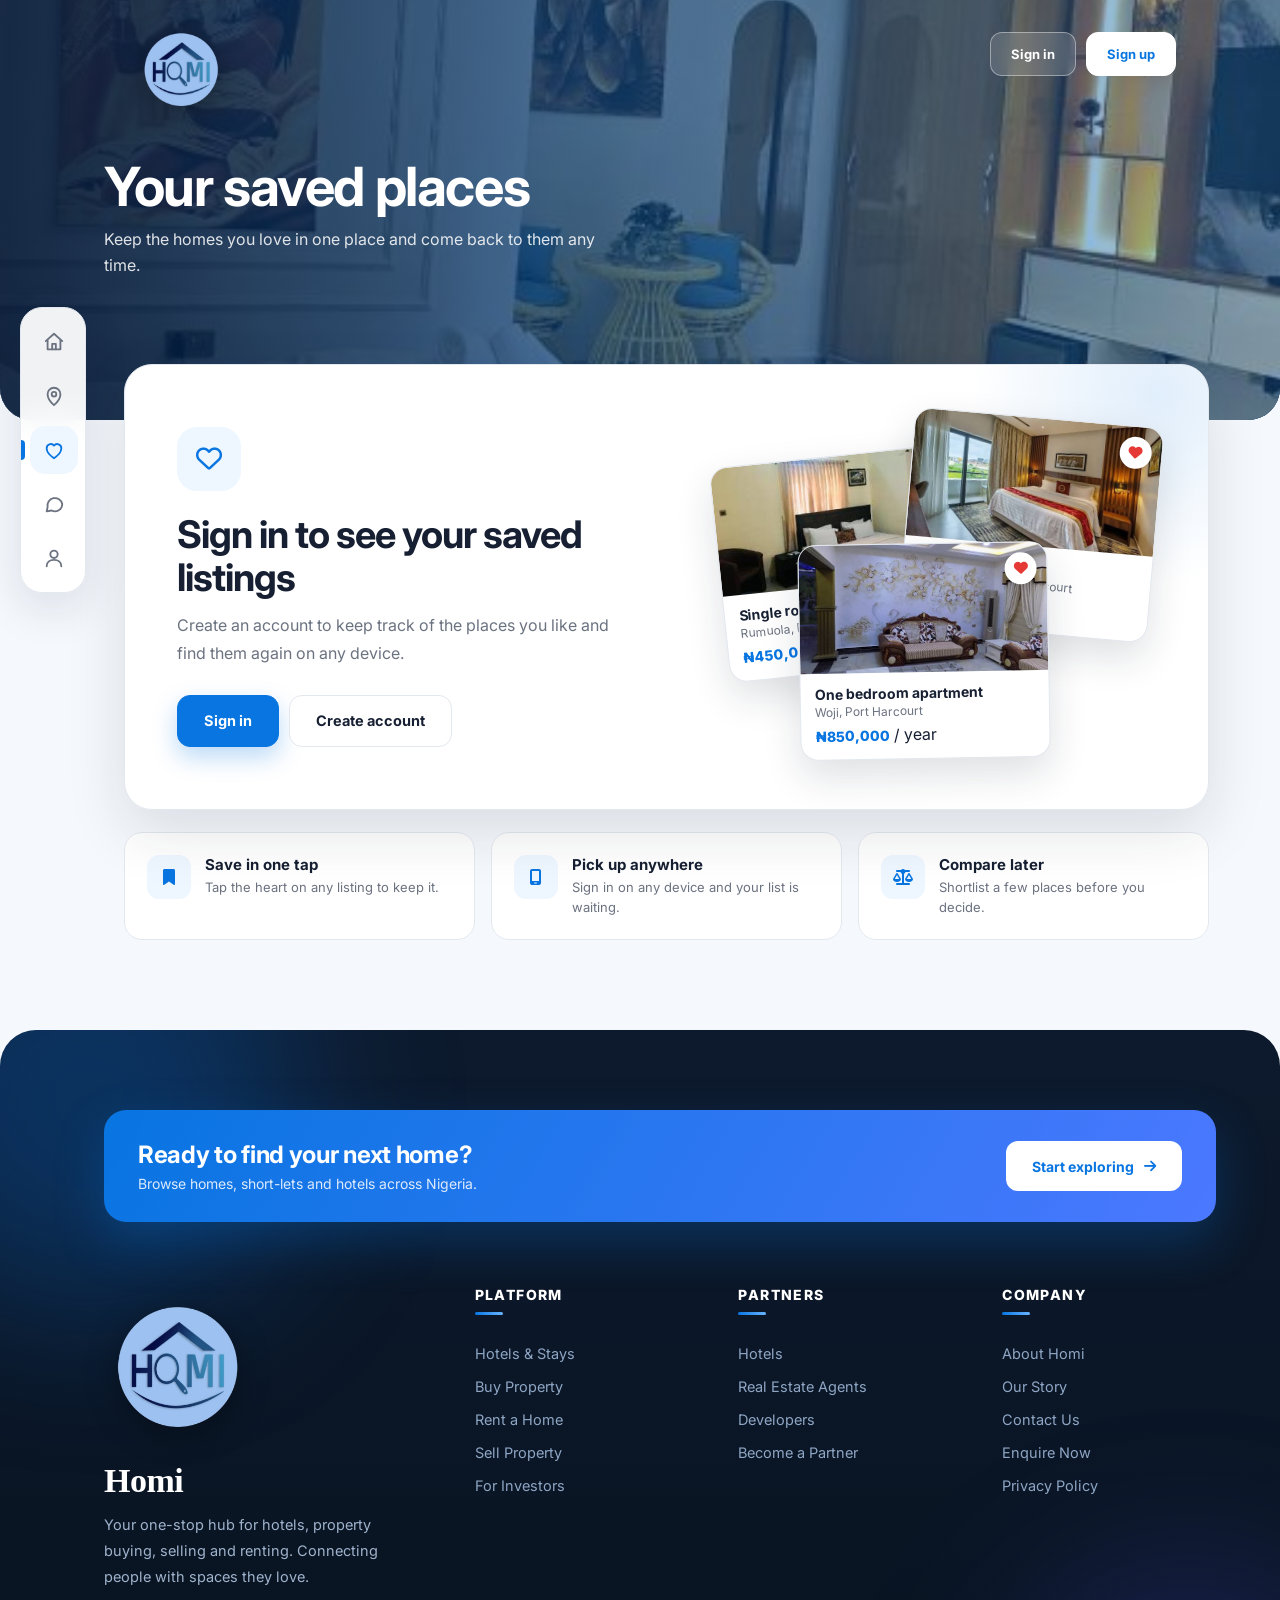
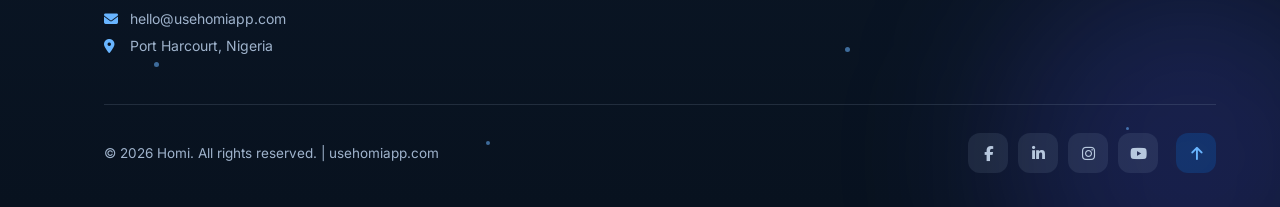
<file: Saved.html>
<!DOCTYPE html>
<html lang="en">
<head>
    <meta charset="UTF-8">
    <meta name="viewport" content="width=device-width, initial-scale=1.0, viewport-fit=cover">
    <title>HOMI | Saved</title>
    <link rel="preconnect" href="https://fonts.googleapis.com">
    <link rel="preconnect" href="https://fonts.gstatic.com" crossorigin>
    <link href="https://fonts.googleapis.com/css2?family=Inter:wght@400;500;600;700;800&display=swap" rel="stylesheet">
    <link rel="stylesheet" href="https://cdnjs.cloudflare.com/ajax/libs/font-awesome/6.7.2/css/all.min.css">
    <style>        :root {
            --primary: #0875e1;
            --primary-dark: #0561bd;
            --light: #eef6ff;
            --text: #172033;
            --muted: #6b7280;
            --border: #e3e8ef;
            --bg: #f5f8fc;
            --navy: #14214f;
        }

        * {
            margin: 0;
            padding: 0;
            box-sizing: border-box;
        }

        html {
            scroll-behavior: smooth;
        }

        body {
            font-family: Inter,system-ui,-apple-system,"Segoe UI",Arial,sans-serif;
            background: var(--bg);
            color: var(--text);
            overflow-x: hidden;
        }

        button {
            font: inherit;
            cursor: pointer;
        }

        :focus-visible {
            outline: 3px solid rgba(8,117,225,.45);
            outline-offset: 2px;
        }



        .btn {
            height: 40px;
            padding: 0 17px;
            border-radius: 10px;
            font-size: 13px;
            font-weight: 700;
            border: 1px solid var(--border);
            background: #fff;
            color: var(--text);
            transition: .2s;
        }

        .btn:hover {
            border-color: var(--primary);
            color: var(--primary);
        }

        .btn.solid {
            background: var(--primary);
            border-color: var(--primary);
            color: #fff;
        }

        .btn.solid:hover {
            background: var(--primary-dark);
            color: #fff;
        }

        .hero {
            position: relative;
            isolation: isolate;
            overflow: hidden;
            min-height: 420px;
            color: #fff;
            padding: 26px 5% 120px;
            border-radius: 0 0 32px 32px;
            background: #075fbd;
        }

        .hero-video-container {
            position: absolute;
            inset: 0;
            z-index: -3;
            overflow: hidden;
            background: #062f5f;
        }

        .hero-video {
            position: absolute;
            inset: 0;
            width: 100%;
            height: 100%;
            object-fit: cover;
            opacity: 0;
            transform: scale(1.02);
            transition: opacity 1s ease,transform 10s ease;
            pointer-events: none;
        }

        .hero-video.active {
            opacity: 1;
            transform: scale(1.06);
        }

        .hero-video-overlay {
            position: absolute;
            inset: 0;
            z-index: -2;
            background: linear-gradient(90deg,rgba(2,25,58,.88) 0%,rgba(4,62,122,.68) 45%,rgba(8,117,225,.34) 100%);
        }

        .hero-inner {
            max-width: 1240px;
            margin: 0 auto;
            animation: rise .7s ease both;
        }

        .hero h1 {
            font-size: clamp(32px,5vw,54px);
            line-height: 1.06;
            letter-spacing: -1.4px;
        }

        .hero p {
            margin-top: 12px;
            max-width: 520px;
            line-height: 1.6;
            color: rgba(255,255,255,.86);
        }

        @keyframes rise {
            from {
                opacity: 0;
                transform: translateY(22px);
            }
            to {
                opacity: 1;
                transform: none;
            }
        }

        .hero-top {
            display: flex;
            align-items: flex-start;
            justify-content: space-between;
            gap: 16px;
            max-width: 1240px;
            margin: 0 auto 52px;
            position: relative;
        }

        .hero-logo {
            display: block;
            animation: logoFloat 4.5s ease-in-out infinite;
            filter: drop-shadow(0 6px 16px rgba(0, 0, 0, .35));
        }

        .hero-logo:hover {
            animation-play-state: paused;
        }

        .hero-logo img {
            display: block;
            width: 156px;
            height: 80px;
            object-fit: contain;
        }

        @keyframes logoFloat {
            0%,
            100% {
                transform: translateY(0);
            }
            50% {
                transform: translateY(-12px);
            }
        }

        .hero-actions {
            display: flex;
            gap: 10px;
            padding-top: 6px;
        }

        .hero-actions .btn {
            height: 44px;
            padding: 0 20px;
            border-radius: 12px;
            backdrop-filter: blur(8px);
        }

        .hero-actions .btn:not(.solid) {
            background: rgba(255,255,255,.14);
            border-color: rgba(255,255,255,.4);
            color: #fff;
        }

        .hero-actions .btn:not(.solid):hover {
            background: #fff;
            color: var(--primary);
        }

        .hero-actions .btn.solid {
            background: #fff;
            border-color: #fff;
            color: var(--primary);
        }

        .hero-actions .btn.solid:hover {
            background: var(--light);
            color: var(--primary-dark);
        }

        @media(max-width:650px) {
            .hero-top {
                margin-bottom: 38px;
            }
            .hero-logo img {
                width: 118px;
                height: 60px;
            }
            .hero-actions .btn {
                height: 40px;
                padding: 0 14px;
            }
        }


        .page {
            max-width: 1240px;
            margin: -56px auto 0;
            padding: 0 4% 90px;
            position: relative;
            z-index: 2;
        }

        .gate {
            position: relative;
            overflow: hidden;
            display: grid;
            grid-template-columns: 1.05fr .95fr;
            gap: 40px;
            align-items: center;
            padding: 52px;
            background: #fff;
            border: 1px solid var(--border);
            border-radius: 28px;
            box-shadow: 0 22px 60px rgba(23,32,51,.12);
        }

        .gate::before {
            content: "";
            position: absolute;
            width: 380px;
            height: 380px;
            right: -140px;
            top: -160px;
            border-radius: 50%;
            background: radial-gradient(circle,rgba(8,117,225,.12),transparent 70%);
        }

        .gate-copy {
            position: relative;
        }

        .gate-icon {
            width: 64px;
            height: 64px;
            margin-bottom: 22px;
            border-radius: 20px;
            background: var(--light);
            color: var(--primary);
            display: grid;
            place-items: center;
            font-size: 26px;
        }

        .gate h2 {
            font-size: clamp(26px,3.4vw,38px);
            line-height: 1.12;
            letter-spacing: -1px;
            margin-bottom: 14px;
        }

        .gate p {
            max-width: 460px;
            margin-bottom: 28px;
            color: var(--muted);
            line-height: 1.7;
        }

        .gate-actions {
            display: flex;
            flex-wrap: wrap;
            gap: 10px;
        }

        .gate-actions .btn {
            height: 52px;
            padding: 0 26px;
            font-size: 14.5px;
            border-radius: 13px;
        }

        .gate-actions .btn.solid {
            box-shadow: 0 10px 24px rgba(8,117,225,.28);
        }

        .stack {
            position: relative;
            height: 340px;
        }

        .demo-card {
            position: absolute;
            width: 250px;
            overflow: hidden;
            background: #fff;
            border: 1px solid var(--border);
            border-radius: 18px;
            box-shadow: 0 16px 38px rgba(23,32,51,.14);
            transition: transform .4s ease;
        }

        .demo-card:nth-child(1) {
            left: 2%;
            top: 38px;
            transform: rotate(-6deg);
        }

        .demo-card:nth-child(2) {
            right: 0;
            top: 0;
            transform: rotate(5deg);
            z-index: 1;
        }

        .demo-card:nth-child(3) {
            left: 20%;
            top: 126px;
            transform: rotate(-1deg);
            z-index: 2;
        }

        .stack:hover .demo-card:nth-child(1) {
            transform: rotate(-9deg) translateX(-10px);
        }

        .stack:hover .demo-card:nth-child(2) {
            transform: rotate(8deg) translateX(10px);
        }

        .demo-card img {
            width: 100%;
            height: 128px;
            object-fit: cover;
            display: block;
            background: #e5e7eb;
        }

        .demo-card .heart {
            position: absolute;
            top: 10px;
            right: 10px;
            width: 32px;
            height: 32px;
            border-radius: 50%;
            background: #fff;
            color: #e53935;
            display: grid;
            place-items: center;
            font-size: 14px;
            box-shadow: 0 4px 12px rgba(0,0,0,.15);
        }

        .demo-body {
            padding: 12px 14px 14px;
        }

        .demo-body b {
            display: block;
            font-size: 14px;
        }

        .demo-body span {
            display: block;
            margin: 2px 0 6px;
            font-size: 12px;
            color: var(--muted);
        }

        .demo-body em {
            font-style: normal;
            font-weight: 800;
            font-size: 14px;
            color: var(--primary);
        }

        .perks {
            display: grid;
            grid-template-columns: repeat(3,1fr);
            gap: 16px;
            margin-top: 22px;
        }

        .perk {
            display: flex;
            gap: 14px;
            padding: 22px;
            background: #fff;
            border: 1px solid var(--border);
            border-radius: 18px;
        }

        .perk i {
            width: 44px;
            height: 44px;
            flex-shrink: 0;
            border-radius: 12px;
            background: var(--light);
            color: var(--primary);
            display: grid;
            place-items: center;
        }

        .perk h3 {
            font-size: 15px;
            margin-bottom: 4px;
        }

        .perk p {
            font-size: 13px;
            line-height: 1.5;
            color: var(--muted);
        }

        @media(min-width:901px) {
            .page {
                padding-left: max(4%,104px);
            }
        }

        @media(max-width:900px) {
            .gate {
                grid-template-columns: 1fr;
                padding: 36px 26px;
                gap: 26px;
            }
            .stack {
                width: 100%;
                max-width: 420px;
                height: 330px;
                margin: 0 auto;
            }
            .perks {
                grid-template-columns: 1fr;
            }
        }

        @media(max-width:650px) {
            .hero {
                padding: 22px 5% 110px;
                border-radius: 0 0 24px 24px;
            }
            .demo-card {
                width: 215px;
            }
            .gate-actions .btn {
                flex: 1;
            }
        }

        @media(prefers-reduced-motion:reduce) {
            * {
                animation: none!important;
                transition: none!important;
            }
        }

    
    /* =========================================
   FOOTER
========================================= */
.site-footer {
    position: relative;
    isolation: isolate;
    overflow: hidden;
    padding: 80px 5% 34px;
    background: linear-gradient(180deg, #0d1a2d 0%, #08121f 100%);
    color: #9fb3cc;
    border-radius: 36px 36px 0 0;
}

.footer-container {
    position: relative;
    max-width: 1200px;
    margin: 0 auto;
}

/* drifting glows */
.footer-glow {
    position: absolute;
    border-radius: 50%;
    filter: blur(80px);
    pointer-events: none;
    z-index: -1;
    animation: footerGlow 14s ease-in-out infinite alternate;
}

.glow-one {
    width: 420px; height: 420px;
    top: -140px; left: -120px;
    background: rgba(8,117,225,.28);
}

.glow-two {
    width: 380px; height: 380px;
    bottom: -140px; right: -100px;
    background: rgba(92,90,255,.20);
    animation-delay: -6s;
}

@keyframes footerGlow {
    from { transform: translate3d(0,0,0) scale(1); }
    to   { transform: translate3d(50px,-40px,0) scale(1.15); }
}

/* floating particles */
.footer-dot {
    position: absolute;
    width: 5px; height: 5px;
    border-radius: 50%;
    background: rgba(105,181,255,.55);
    pointer-events: none;
    z-index: -1;
    animation: dotRise 9s ease-in-out infinite;
}
.fd-1 { left: 12%; bottom: 18%; }
.fd-2 { left: 38%; bottom: 8%;  animation-delay: -3s; width: 4px; height: 4px; }
.fd-3 { left: 66%; bottom: 20%; animation-delay: -5s; }
.fd-4 { left: 88%; bottom: 10%; animation-delay: -7s; width: 3px; height: 3px; }

@keyframes dotRise {
    0%, 100% { transform: translateY(0);     opacity: .2; }
    50%      { transform: translateY(-70px); opacity: .9; }
}

/* CTA strip */
.footer-cta {
    display: flex;
    align-items: center;
    justify-content: space-between;
    gap: 24px;
    padding: 30px 34px;
    margin-bottom: 64px;
    border-radius: 22px;
    background: linear-gradient(120deg, #0875e1 0%, #4b78ff 100%);
    box-shadow: 0 20px 50px rgba(8,117,225,.28);
    position: relative;
    overflow: hidden;
}

.footer-cta::after {
    content: "";
    position: absolute;
    top: 0; left: -60%;
    width: 40%; height: 100%;
    background: linear-gradient(100deg, transparent, rgba(255,255,255,.22), transparent);
    transform: skewX(-20deg);
    animation: ctaShine 5s ease-in-out infinite;
}

@keyframes ctaShine {
    0%   { left: -60%; }
    60%, 100% { left: 130%; }
}

.footer-cta h3 { color: #fff; font-size: 24px; margin-bottom: 6px; letter-spacing: -.3px; }
.footer-cta p  { color: rgba(255,255,255,.85); font-size: 14px; }

.footer-cta-btn {
    flex-shrink: 0;
    display: inline-flex;
    align-items: center;
    gap: 10px;
    height: 50px;
    padding: 0 26px;
    border-radius: 12px;
    background: #fff;
    color: var(--primary);
    font-weight: 700;
    font-size: 14px;
    text-decoration: none;
    position: relative;
    z-index: 1;
    transition: .25s ease;
}

.footer-cta-btn:hover { gap: 15px; transform: translateY(-2px); box-shadow: 0 10px 24px rgba(0,0,0,.2); }

/* main grid */
.footer-top {
    display: grid;
    grid-template-columns: 1.5fr 1fr 1fr 1fr;
    gap: 50px;
    padding-bottom: 50px;
}

/* BIG ANIMATED LOGO */
.footer-logo-wrap {
    position: relative;
    display: inline-block;
    width: 150px;
    height: 150px;
    margin-bottom: 22px;
    animation: logoFloat 5s ease-in-out infinite;
}

.logo-ring {
    position: absolute;
    inset: 0;
    border-radius: 50%;
    padding: 5px;
    background: none;
}

/* keep the logo upright while the ring spins */
.footer-logo {
    width: 100%;
    height: 100%;
    object-fit: contain;
    display: block;
    background: none;
    filter: drop-shadow(0 6px 16px rgba(0,0,0,.35));
}

.logo-pulse {
    display: none;
    position: absolute;
    inset: 0;
    border-radius: 50%;
    border: 2px solid rgba(105,181,255,.55);
    animation: logoPulse 3s ease-out infinite;
}
.logo-pulse.delay { animation-delay: 1.5s; }


@keyframes logoSpin  { to { transform: rotate(360deg); } }

@keyframes logoFloat {
    0%, 100% { transform: translateY(0); }
    50%      { transform: translateY(-10px); }
}

@keyframes logoPulse {
    0%   { transform: scale(1);   opacity: .8; }
    100% { transform: scale(1.7); opacity: 0; }
}

.footer-brand-name {
    font-family: "Playfair Display", Georgia, serif;
    font-size: 34px;
    color: #fff;
    margin-bottom: 12px;
    letter-spacing: -.5px;
}

.footer-about {
    max-width: 330px;
    font-size: 14.5px;
    line-height: 1.8;
    margin-bottom: 20px;
}

.footer-contact { list-style: none; display: grid; gap: 10px; }

.footer-contact li {
    display: flex;
    align-items: center;
    gap: 10px;
    font-size: 14px;
}

.footer-contact i { color: #69b5ff; width: 16px; }

/* columns */
.footer-col h4 {
    color: #fff;
    font-size: 14px;
    font-weight: 800;
    letter-spacing: .1em;
    text-transform: uppercase;
    margin-bottom: 24px;
    padding-bottom: 12px;
    position: relative;
}

.footer-col h4::after {
    content: "";
    position: absolute;
    left: 0; bottom: 0;
    width: 28px; height: 3px;
    border-radius: 10px;
    background: linear-gradient(90deg, var(--primary), #69b5ff);
    transition: width .35s ease;
}

.footer-col:hover h4::after { width: 52px; }

.footer-col ul { list-style: none; display: grid; gap: 4px; }

.footer-col a {
    position: relative;
    display: inline-block;
    padding: 6px 0;
    color: #8ea6c4;
    font-size: 14.5px;
    text-decoration: none;
    transition: color .25s ease, transform .25s ease;
}

/* underline that slides in */
.footer-col a::after {
    content: "";
    position: absolute;
    left: 0; bottom: 2px;
    width: 0; height: 1.5px;
    background: #69b5ff;
    transition: width .3s ease;
}

.footer-col a:hover { color: #fff; transform: translateX(6px); }
.footer-col a:hover::after { width: 100%; }

/* bottom bar */
.footer-bottom {
    display: flex;
    align-items: center;
    justify-content: space-between;
    gap: 20px;
    padding-top: 28px;
    border-top: 1px solid rgba(159,179,204,.16);
}

.footer-bottom p { font-size: 13.5px; }

.footer-socials { display: flex; align-items: center; gap: 10px; }

.footer-socials a,
.back-to-top {
    width: 40px; height: 40px;
    border: none;
    border-radius: 12px;
    background: rgba(159,179,204,.12);
    color: #b7c8de;
    display: grid;
    place-items: center;
    font-size: 15px;
    text-decoration: none;
    transition: .3s ease;
}

.footer-socials a:hover {
    background: var(--primary);
    color: #fff;
    transform: translateY(-5px) rotate(-6deg);
    box-shadow: 0 10px 22px rgba(8,117,225,.4);
}

.back-to-top { margin-left: 8px; background: rgba(8,117,225,.22); color: #69b5ff; }

.back-to-top:hover {
    background: #fff;
    color: var(--primary);
    transform: translateY(-5px);
}

.back-to-top i { animation: arrowBob 1.8s ease-in-out infinite; }

@keyframes arrowBob {
    0%, 100% { transform: translateY(0); }
    50%      { transform: translateY(-3px); }
}

/* responsive */
@media (max-width: 950px) {
    .footer-top { grid-template-columns: 1fr 1fr; gap: 42px 30px; }
    .footer-brand { grid-column: 1 / -1; }
}

@media (max-width: 650px) {
    .site-footer { padding: 60px 5% 28px; border-radius: 26px 26px 0 0; }
    .footer-cta { flex-direction: column; align-items: flex-start; padding: 26px 22px; margin-bottom: 46px; }
    .footer-cta-btn { width: 100%; justify-content: center; }
    .footer-logo-wrap { width: 120px; height: 120px; }
    .footer-top { grid-template-columns: 1fr 1fr; }
    .footer-bottom { flex-direction: column; align-items: flex-start; }
}

@media (max-width: 420px) {
    .footer-top { grid-template-columns: 1fr; }
}

@media (prefers-reduced-motion: reduce) {
    .footer-logo-wrap, .logo-ring, .footer-logo, .logo-pulse,
    .footer-glow, .footer-dot, .footer-cta::after, .back-to-top i {
        animation: none;
    }
}


    /* keep footer content clear of the left navigation on desktop */
    @media (min-width: 901px) {
        .site-footer {
            padding-left: max(5%, 104px);
        }
    }
    </style>
    <style id="homi-theme-css">
/* =========================================
   HOMI DARK THEME (shared by every page)
   Add to <head> after your page <style>:
       <link rel="stylesheet" href="theme.css">
   nav.js sets  data-theme="dark"  and  data-page="..."  on <html>.
   New components: use var(--text), var(--bg), var(--border) etc.
   so they follow the theme automatically.
========================================= */

html[data-theme="dark"] {
    color-scheme: dark;
    --text: #e8eefb;
    --muted: #94a3b8;
    --border: #25324a;
    --bg: #0b1220;
    --page-bg: #0b1220;
    --light: #14263f;
    --light-blue: #14263f;
    --navy: #1f6fd1;
}

html[data-theme="dark"] .homi-nav {
    background: rgba(17, 27, 46, .94);
    border-color: #25324a;
    box-shadow: 0 15px 45px rgba(0, 0, 0, .5);
}

html[data-theme="dark"] .homi-nav-item {
    color: #94a3b8;
}

html[data-theme="dark"] .homi-nav-item:hover,
html[data-theme="dark"] .homi-nav-item.active {
    background: #14263f;
    color: #5aaaf5;
}

html[data-theme="dark"] ::selection {
    background: rgba(59, 155, 255, .35);
}


/* ===== index.html (home page) ===== */

:where(html[data-theme="dark"][data-page="landingpage"]) body {
    background: radial-gradient(circle at 8% 15%, rgba(8,117,225,.10), transparent 25%),
        radial-gradient(circle at 92% 35%, rgba(75,120,255,.08), transparent 28%),
        radial-gradient(circle at 50% 85%, rgba(8,117,225,.06), transparent 30%),
        #0b1220;
}

:where(html[data-theme="dark"][data-page="landingpage"]) .navbar {
    background: rgba(17,27,46,0.96);
}

:where(html[data-theme="dark"][data-page="landingpage"]) .nav-icon {
    background: #1a2740;
}

:where(html[data-theme="dark"][data-page="landingpage"]) .nav-icon:hover {
    background: #14263f;
    color: #5aaaf5;
}

:where(html[data-theme="dark"][data-page="landingpage"]) .notification-dot {
    border: 2px solid #111b2e;
}

:where(html[data-theme="dark"][data-page="landingpage"]) .sign-in-button {
    border: 1px solid #25324a;
    background: #111b2e;
}

:where(html[data-theme="dark"][data-page="landingpage"]) .sign-in-button:hover {
    color: #5aaaf5;
}

:where(html[data-theme="dark"][data-page="landingpage"]) .search-box {
    background: #111b2e;
}

:where(html[data-theme="dark"][data-page="landingpage"]) .search-box input::placeholder {
    color: #7c8aa3;
}

:where(html[data-theme="dark"][data-page="landingpage"]) .filter-button {
    background: #111b2e;
    color: #5aaaf5;
}

:where(html[data-theme="dark"][data-page="landingpage"]) .filter-button:hover {
    background: #1a3253;
}

:where(html[data-theme="dark"][data-page="landingpage"]) .filter-panel {
    background: #111b2e;
}

:where(html[data-theme="dark"][data-page="landingpage"]) .filter-field label {
    color: #cbd5e1;
}

:where(html[data-theme="dark"][data-page="landingpage"]) .filter-field select,
:where(html[data-theme="dark"][data-page="landingpage"]) .smart-box,
:where(html[data-theme="dark"][data-page="landingpage"]) .id-box {
    background: #1a2740;
}

:where(html[data-theme="dark"][data-page="landingpage"]) .smart-box input::placeholder,
:where(html[data-theme="dark"][data-page="landingpage"]) .id-box input::placeholder {
    color: #7c8aa3;
}

:where(html[data-theme="dark"][data-page="landingpage"]) .smart-btn {
    background: #1f6fd1;
}

:where(html[data-theme="dark"][data-page="landingpage"]) .id-box i {
    color: #7c8aa3;
}

:where(html[data-theme="dark"][data-page="landingpage"]) .reset-btn {
    background: #1f6fd1;
}

:where(html[data-theme="dark"][data-page="landingpage"]) .chip {
    border: 1px solid #25324a;
    background: #111b2e;
}

:where(html[data-theme="dark"][data-page="landingpage"]) .chip:hover,
:where(html[data-theme="dark"][data-page="landingpage"]) .chip.active {
    background: #1f6fd1;
}

:where(html[data-theme="dark"][data-page="landingpage"]) .property-card:hover {
    background: #111b2e;
    color: #5aaaf5;
}

:where(html[data-theme="dark"][data-page="landingpage"]) .side-menu {
    background: #111b2e;
}

:where(html[data-theme="dark"][data-page="landingpage"]) .close-menu {
    background: #1a2740;
}

:where(html[data-theme="dark"][data-page="landingpage"]) .menu-link:hover,
:where(html[data-theme="dark"][data-page="landingpage"]) .menu-link.active {
    color: #5aaaf5;
}

:where(html[data-theme="dark"][data-page="landingpage"]) .menu-link:hover i,
:where(html[data-theme="dark"][data-page="landingpage"]) .menu-link.active i {
    color: #5aaaf5;
}

:where(html[data-theme="dark"][data-page="landingpage"]) .regions-section {
    background: linear-gradient(
                    180deg,
                    #111b2e 0%,
                    #0d1626 100%
                );
}

:where(html[data-theme="dark"][data-page="landingpage"]) .slider-button {
    background: #111b2e;
}

:where(html[data-theme="dark"][data-page="landingpage"]) .nearby-section {
    background: linear-gradient(
                    180deg,
                    #0f192b 0%,
                    #0d1626 50%,
                    #0f192b 100%
                );
}

:where(html[data-theme="dark"][data-page="landingpage"]) .see-all {
    color: #5aaaf5;
}

:where(html[data-theme="dark"][data-page="landingpage"]) .see-all:hover {
    color: #7bbcf8;
}

:where(html[data-theme="dark"][data-page="landingpage"]) .nearby-slider-button {
    background: #111b2e;
}

:where(html[data-theme="dark"][data-page="landingpage"]) .property-listing {
    background: #111b2e;
}

:where(html[data-theme="dark"][data-page="landingpage"]) .property-image {
    background: #1a2740;
}

:where(html[data-theme="dark"][data-page="landingpage"]) .property-status {
    background: #111b2e;
    color: #5aaaf5;
}

:where(html[data-theme="dark"][data-page="landingpage"]) .favourite-button {
    background: #111b2e;
    color: #cbd5e1;
}

:where(html[data-theme="dark"][data-page="landingpage"]) .property-location i {
    color: #5aaaf5;
}

:where(html[data-theme="dark"][data-page="landingpage"]) .property-price {
    color: #5aaaf5;
}

:where(html[data-theme="dark"][data-page="landingpage"]) .explore-map-button {
    background: #1f6fd1;
}

:where(html[data-theme="dark"][data-page="landingpage"]) .explore-map-button:hover {
    background: #1a5db4;
}

:where(html[data-theme="dark"][data-page="landingpage"]) .faq-section {
    background: radial-gradient(circle at 8% 15%, rgba(8,117,225,.09), transparent 25%),
                radial-gradient(circle at 92% 80%, rgba(92,90,255,.07), transparent 28%),
                linear-gradient(180deg, #111b2e 0%, #0d1626 100%);
}

:where(html[data-theme="dark"][data-page="landingpage"]) .faq-label {
    background: #14263f;
    color: #5aaaf5;
}

:where(html[data-theme="dark"][data-page="landingpage"]) .faq-item {
    background: rgba(17,27,46,0.92);
    border: 1px solid #25324a;
}

:where(html[data-theme="dark"][data-page="landingpage"]) .faq-question i {
    background: #14263f;
    color: #5aaaf5;
}


/* ===== Map.html ===== */

:where(html[data-theme="dark"][data-page="map"]) .btn {
    background: #111b2e;
}

:where(html[data-theme="dark"][data-page="map"]) .btn:hover {
    color: #5aaaf5;
}

:where(html[data-theme="dark"][data-page="map"]) .toolbar {
    background: #111b2e;
}

:where(html[data-theme="dark"][data-page="map"]) .search {
    background: #1a2740;
}

:where(html[data-theme="dark"][data-page="map"]) .tool.ghost {
    color: #5aaaf5;
}

:where(html[data-theme="dark"][data-page="map"]) .tool.ghost:hover {
    background: #1a3253;
}

:where(html[data-theme="dark"][data-page="map"]) .chip {
    background: #111b2e;
}

:where(html[data-theme="dark"][data-page="map"]) .chip:hover {
    color: #5aaaf5;
}

:where(html[data-theme="dark"][data-page="map"]) .card {
    background: #111b2e;
}

:where(html[data-theme="dark"][data-page="map"]) .card img {
    background: #1a2740;
}

:where(html[data-theme="dark"][data-page="map"]) .tag {
    color: #5aaaf5;
}

:where(html[data-theme="dark"][data-page="map"]) .card .loc i {
    color: #5aaaf5;
}

:where(html[data-theme="dark"][data-page="map"]) .card .price {
    color: #5aaaf5;
}

:where(html[data-theme="dark"][data-page="map"]) .empty {
    background: #111b2e;
}

:where(html[data-theme="dark"][data-page="map"]) .map-wrap {
    background: #1a2740;
}

:where(html[data-theme="dark"][data-page="map"]) .map-loading {
    background: linear-gradient(135deg,#16233a,#1a2740);
}

:where(html[data-theme="dark"][data-page="map"]) .map-loading i {
    color: #5aaaf5;
}


/* ===== Saved.html ===== */

:where(html[data-theme="dark"][data-page="saved"]) .btn {
    background: #111b2e;
}

:where(html[data-theme="dark"][data-page="saved"]) .btn:hover {
    color: #5aaaf5;
}

:where(html[data-theme="dark"][data-page="saved"]) .gate {
    background: #111b2e;
}

:where(html[data-theme="dark"][data-page="saved"]) .gate-icon {
    color: #5aaaf5;
}

:where(html[data-theme="dark"][data-page="saved"]) .demo-card {
    background: #111b2e;
}

:where(html[data-theme="dark"][data-page="saved"]) .demo-card img {
    background: #1a2740;
}

:where(html[data-theme="dark"][data-page="saved"]) .demo-card .heart {
    background: #111b2e;
}

:where(html[data-theme="dark"][data-page="saved"]) .demo-body em {
    color: #5aaaf5;
}

:where(html[data-theme="dark"][data-page="saved"]) .perk {
    background: #111b2e;
}

:where(html[data-theme="dark"][data-page="saved"]) .perk i {
    color: #5aaaf5;
}


/* ===== Messages.html ===== */

:where(html[data-theme="dark"][data-page="messages"]) .btn {
    background: #111b2e;
}

:where(html[data-theme="dark"][data-page="messages"]) .btn:hover {
    color: #5aaaf5;
}

:where(html[data-theme="dark"][data-page="messages"]) .inbox {
    background: #111b2e;
}

:where(html[data-theme="dark"][data-page="messages"]) .search {
    background: #1a2740;
}

:where(html[data-theme="dark"][data-page="messages"]) .tab {
    background: #111b2e;
}

:where(html[data-theme="dark"][data-page="messages"]) .tab:hover {
    color: #5aaaf5;
}

:where(html[data-theme="dark"][data-page="messages"]) .convo:hover {
    background: #0b1220;
}

:where(html[data-theme="dark"][data-page="messages"]) .avatar.online::after {
    border: 2px solid #111b2e;
}

:where(html[data-theme="dark"][data-page="messages"]) .chat-pane {
    background: radial-gradient(circle at 90% 8%, rgba(8, 117, 225, .06), transparent 30%),
                #0d1626;
}

:where(html[data-theme="dark"][data-page="messages"]) .chat-head {
    background: #111b2e;
}

:where(html[data-theme="dark"][data-page="messages"]) .back-btn {
    background: #1a2740;
}

:where(html[data-theme="dark"][data-page="messages"]) .icon-btn {
    background: #1a2740;
}

:where(html[data-theme="dark"][data-page="messages"]) .icon-btn:hover {
    color: #5aaaf5;
}

:where(html[data-theme="dark"][data-page="messages"]) .listing-ref {
    background: #111b2e;
}

:where(html[data-theme="dark"][data-page="messages"]) .listing-ref img {
    background: #1a2740;
}

:where(html[data-theme="dark"][data-page="messages"]) .listing-ref small {
    color: #5aaaf5;
}

:where(html[data-theme="dark"][data-page="messages"]) .listing-ref em {
    color: #5aaaf5;
}

:where(html[data-theme="dark"][data-page="messages"]) .day {
    background: #1a2740;
}

:where(html[data-theme="dark"][data-page="messages"]) .msg.them .bubble {
    background: #111b2e;
}

:where(html[data-theme="dark"][data-page="messages"]) .composer {
    background: #111b2e;
}

:where(html[data-theme="dark"][data-page="messages"]) .quick button {
    background: #111b2e;
}

:where(html[data-theme="dark"][data-page="messages"]) .quick button:hover {
    color: #5aaaf5;
}

:where(html[data-theme="dark"][data-page="messages"]) .compose-field {
    background: #1a2740;
}

:where(html[data-theme="dark"][data-page="messages"]) .attach:hover {
    color: #5aaaf5;
    background: #111b2e;
}

:where(html[data-theme="dark"][data-page="messages"]) .empty i {
    color: #5aaaf5;
}

:where(html[data-theme="dark"][data-page="messages"]) .gate {
    background: #111b2e;
}

:where(html[data-theme="dark"][data-page="messages"]) .gate-icon {
    color: #5aaaf5;
}

:where(html[data-theme="dark"][data-page="messages"]) .demo-chat {
    background: #111b2e;
}

:where(html[data-theme="dark"][data-page="messages"]) .perk {
    background: #111b2e;
}

:where(html[data-theme="dark"][data-page="messages"]) .perk i {
    color: #5aaaf5;
}

/* ===== embedded Google map ===== */

:where(html[data-theme="dark"][data-page="map"]) #map {
    filter: invert(.92) hue-rotate(180deg) brightness(.95) contrast(.9);
}

</style>
    <script>
/*
   HOMI shared navigation + theme.
   On every page, inside <head>, after your page <style>:
       <link rel="stylesheet" href="theme.css">
       <script src="nav.js"><\/script>
   Needs Font Awesome (already on your pages).
*/

/* ---------- theme: runs immediately so the page never flashes light ---------- */
(function () {
    var root = document.documentElement;
    var script = document.currentScript;
    var base = script && script.src ? script.src.replace(/nav\.js(\?.*)?$/, "") : "";

    var file = (location.pathname.split("/").pop() || "").toLowerCase().replace(".html", "");
    if (file === "" || file === "index") file = "landingpage";
    root.setAttribute("data-page", file);

    /* storage: localStorage first, window.name as a backup.
       (Some browsers give every local file its own private storage,
        so window.name keeps the choice when you move between pages.) */
    function fromName() {
        var m = /homi-theme:(dark|light)/.exec(window.name || "");
        return m ? m[1] : null;
    }

    function toName(mode) {
        var n = (window.name || "").replace(/homi-theme:(dark|light);?/, "");
        window.name = n + "homi-theme:" + mode + ";";
    }

    function read() {
        var v = null;
        try { v = localStorage.getItem("homi-theme"); } catch (e) {}
        if (v !== "dark" && v !== "light") v = fromName();
        return v === "dark" ? "dark" : "light";
    }

    function apply(mode) {
        if (mode === "dark") root.setAttribute("data-theme", "dark");
        else root.removeAttribute("data-theme");
    }

    var mode = read();
    apply(mode);
    toName(mode);

    /* hide the page until theme.css is in, so dark mode never flashes white */
    var guard = document.createElement("style");
    guard.id = "homi-theme-guard";
    guard.textContent =
        'html[data-theme="dark"]{background:#0b1220}' +
        'html[data-theme="dark"]:not([data-theme-ready]) body{visibility:hidden}';
    document.head.appendChild(guard);

    function ready() {
        root.setAttribute("data-theme-ready", "");
    }

    /* load theme.css LAST in <head> so it always sits after the page's own styles,
       whether or not the page links it itself */
    function attachCss() {
        var inl = document.getElementById("homi-theme-css");
        if (inl) {
            document.head.appendChild(inl);
            ready();
            return;
        }
        var link = document.querySelector('link[href*="theme.css"]');
        if (!link) {
            link = document.createElement("link");
            link.rel = "stylesheet";
            link.href = base + "theme.css";
        }
        link.addEventListener("load", ready);
        link.addEventListener("error", ready);
        document.head.appendChild(link);   /* appending an existing link moves it to the end */
        setTimeout(ready, 1500);
    }

    if (document.readyState === "loading") document.addEventListener("DOMContentLoaded", attachCss);
    else attachCss();

    /* use these from any page:  HomiTheme.toggle()  HomiTheme.set("dark")  */
    window.HomiTheme = {
        get: function () { return root.getAttribute("data-theme") === "dark" ? "dark" : "light"; },
        set: function (m) {
            m = m === "dark" ? "dark" : "light";
            apply(m);
            toName(m);
            try { localStorage.setItem("homi-theme", m); } catch (e) {}
            document.dispatchEvent(new CustomEvent("homi-theme", { detail: m }));
        },
        toggle: function () { this.set(this.get() === "dark" ? "light" : "dark"); }
    };

    /* keep other open tabs in sync */
    window.addEventListener("storage", function (e) {
        if (e.key === "homi-theme") apply(read());
    });
})();

(function () {
    var links = [
        { href: "index.html", icon: "fa-house", label: "Home", regular: false },
        { href: "Map.html", icon: "fa-map-location-dot", label: "Map", regular: false },
        { href: "Saved.html", icon: "fa-heart", label: "Saved", regular: true },
        { href: "Messages.html", icon: "fa-message", label: "Messages", regular: true },
        { href: "Profile.html", icon: "fa-user", label: "Profile", regular: true }
    ];

    var file = (location.pathname.split("/").pop() || "").toLowerCase();
    if (file === "") file = "index.html";

    var css = `        .homi-nav {
            position: fixed;
            left: 20px;
            top: 50%;
            transform: translateY(-50%);
            z-index: 1500;
            display: flex;
            flex-direction: column;
            gap: 6px;
            width: 66px;
            padding: 10px 9px;
            background: rgba(255,255,255,.94);
            backdrop-filter: blur(14px);
            border: 1px solid #e3e8ef;
            border-radius: 22px;
            box-shadow: 0 15px 45px rgba(24,39,75,.12);
        }

        .homi-nav-item {
            position: relative;
            width: 48px;
            height: 48px;
            border-radius: 15px;
            display: grid;
            place-items: center;
            color: #6b7280;
            font-size: 17px;
            text-decoration: none;
            transition: .2s ease;
        }

        .homi-nav-item:hover,
        .homi-nav-item.active {
            background: #eef6ff;
            color: #0875e1;
        }

        .homi-nav-item.active::before {
            content: "";
            position: absolute;
            left: -9px;
            top: 14px;
            width: 4px;
            height: 20px;
            border-radius: 0 4px 4px 0;
            background: #0875e1;
        }

        .homi-nav-item::after {
            content: attr(data-label);
            position: absolute;
            left: calc(100% + 16px);
            top: 50%;
            transform: translate(-6px,-50%);
            padding: 7px 12px;
            border-radius: 8px;
            background: #14214f;
            color: #fff;
            font: 600 12px/1 system-ui,sans-serif;
            white-space: nowrap;
            opacity: 0;
            pointer-events: none;
            transition: .2s ease;
        }

        .homi-nav-item:hover::after,
        .homi-nav-item:focus-visible::after {
            opacity: 1;
            transform: translate(0,-50%);
        }

        .homi-nav-item:focus-visible {
            outline: 3px solid rgba(8,117,225,.45);
        }

        #menuButton,
        #sideMenu,
        #sidebarOverlay {
            display: none!important;
        }

        @media(min-width:901px) {
            .hero,
            .hero-section {
                padding-left: max(5%,104px)!important;
                padding-right: max(5%,104px)!important;
            }
        }

        @media(max-width:900px) {
            .homi-nav {
                left: 50%;
                top: auto;
                bottom: calc(14px + env(safe-area-inset-bottom,0px));
                transform: translateX(-50%);
                flex-direction: row;
                width: auto;
                padding: 8px;
                gap: 4px;
            }
            .homi-nav-item {
                width: 46px;
                height: 46px;
            }
            .homi-nav-item.active::before {
                left: 13px;
                top: auto;
                bottom: -8px;
                width: 20px;
                height: 4px;
                border-radius: 4px 4px 0 0;
            }
            .homi-nav-item::after {
                display: none;
            }
            body {
                padding-bottom: 96px;
            }
            .floating-message {
                display: none!important;
            }
            .homi-nav {
                width: calc(100% - 24px);
                max-width: 420px;
                justify-content: space-around;
                padding: 6px;
                border-radius: 22px;
            }
            .homi-nav-item {
                flex: 1;
                width: auto;
                height: 44px;
            }
            .homi-nav-item.active::before {
                left: 50%;
                margin-left: -10px;
            }
        }

    `;

    function build() {
        var style = document.createElement("style");
        style.textContent = css;
        document.head.appendChild(style);

        var nav = document.createElement("nav");
        nav.className = "homi-nav";
        nav.setAttribute("aria-label", "Main navigation");

        var svg = function (d) {
            return '<svg viewBox="0 0 24 24" width="22" height="22" fill="none" stroke="currentColor" stroke-width="2" stroke-linecap="round" stroke-linejoin="round" aria-hidden="true">' + d + '</svg>';
        };
        var icons = {
            "Home": svg('<path d="M3 11l9-8 9 8"/><path d="M5 10v10h14V10"/><path d="M10 20v-6h4v6"/>'),
            "Map": svg('<path d="M12 22s7-6.2 7-12a7 7 0 0 0-14 0c0 5.8 7 12 7 12z"/><circle cx="12" cy="10" r="2.5"/>'),
            "Saved": svg('<path d="M12 21s-8-5.2-8-11a4.5 4.5 0 0 1 8-2.8A4.5 4.5 0 0 1 20 10c0 5.8-8 11-8 11z"/>'),
            "Messages": svg('<path d="M21 12a8 8 0 0 1-11.6 7.1L4 20l1-4.6A8 8 0 1 1 21 12z"/>'),
            "Profile": svg('<circle cx="12" cy="8" r="4"/><path d="M4 21c0-4.4 3.6-7 8-7s8 2.6 8 7"/>')
        };

        nav.innerHTML = links.map(function (l) {
            var active = l.href.toLowerCase() === file;
            return '<a class="homi-nav-item' + (active ? " active" : "") + '" href="' + l.href + '"' +
                   ' data-label="' + l.label + '" aria-label="' + l.label + '"' +
                   (active ? ' aria-current="page"' : "") + '>' +
                   icons[l.label] + '</a>';
        }).join("");

        document.body.appendChild(nav);
    }

    if (document.readyState === "loading") document.addEventListener("DOMContentLoaded", build);
    else build();
})();

</script>
</head>
<body>

<header class="hero">
    <div class="hero-video-container">
        <video class="hero-video active" muted playsinline poster="./assets/image4.jpg"><source src="./assets/video1.mp4" type="video/mp4"></video>
        <video class="hero-video" muted playsinline poster="./assets/image5.jpg"><source src="./assets/video2.mp4" type="video/mp4"></video>
        <video class="hero-video" muted playsinline poster="./assets/image6.jpg"><source src="./assets/video3.mp4" type="video/mp4"></video>
    </div>
    <div class="hero-video-overlay"></div>
    <div class="hero-top">
        <a href="index.html" class="hero-logo" aria-label="HOMI home"><img src="./assets/Logo2.0.png" alt="HOMI"></a>
        <div class="hero-actions">
            <button class="btn" onclick="location.href='sign-in.html'">Sign in</button>
            <button class="btn solid" onclick="location.href='CreateAccount.html'">Sign up</button>
        </div>
    </div>

    <div class="hero-inner">
        <h1>Your saved places</h1>
        <p>Keep the homes you love in one place and come back to them any time.</p>
    </div>
</header>

<main class="page">

    <section class="gate">
        <div class="gate-copy">
            <div class="gate-icon"><i class="fa-regular fa-heart"></i></div>
            <h2>Sign in to see your saved listings</h2>
            <p>Create an account to keep track of the places you like and find them again on any device.</p>
            <div class="gate-actions">
                <button class="btn solid" onclick="location.href='sign-in.html'">Sign in</button>
                <button class="btn" onclick="location.href='CreateAccount.html'">Create account</button>
            </div>
        </div>

        <div class="stack" aria-hidden="true">
            <div class="demo-card">
                <img src="./assets/image9.jpg" alt=""><span class="heart"><i class="fa-solid fa-heart"></i></span>
                <div class="demo-body"><b>Single room self con.</b><span>Rumuola, Port Harcourt</span><em>₦450,000</em> / year</div>
            </div>
            <div class="demo-card">
                <img src="./assets/image8.jpg" alt=""><span class="heart"><i class="fa-solid fa-heart"></i></span>
                <div class="demo-body"><b>Modern self con.</b><span>GRA Phase 2, Port Harcourt</span><em>₦650,000</em> / year</div>
            </div>
            <div class="demo-card">
                <img src="./assets/image7.jpg" alt=""><span class="heart"><i class="fa-solid fa-heart"></i></span>
                <div class="demo-body"><b>One bedroom apartment</b><span>Woji, Port Harcourt</span><em>₦850,000</em> / year</div>
            </div>
        </div>
    </section>

    <section class="perks">
        <div class="perk"><i class="fa-solid fa-bookmark"></i><div><h3>Save in one tap</h3><p>Tap the heart on any listing to keep it.</p></div></div>
        <div class="perk"><i class="fa-solid fa-mobile-screen"></i><div><h3>Pick up anywhere</h3><p>Sign in on any device and your list is waiting.</p></div></div>
        <div class="perk"><i class="fa-solid fa-scale-balanced"></i><div><h3>Compare later</h3><p>Shortlist a few places before you decide.</p></div></div>
    </section>

</main>

<footer class="site-footer">

    <div class="footer-glow glow-one"></div>
    <div class="footer-glow glow-two"></div>

    <span class="footer-dot fd-1"></span>
    <span class="footer-dot fd-2"></span>
    <span class="footer-dot fd-3"></span>
    <span class="footer-dot fd-4"></span>

    <div class="footer-container">

        <!-- CTA STRIP -->
        <div class="footer-cta">
            <div>
                <h3>Ready to find your next home?</h3>
                <p>Browse homes, short-lets and hotels across Nigeria.</p>
            </div>
            <a href="Map.html" class="footer-cta-btn">
                Start exploring
                <i class="fa-solid fa-arrow-right"></i>
            </a>
        </div>

        <!-- MAIN GRID -->
        <div class="footer-top">

            <div class="footer-brand">

                <a href="index.html" class="footer-logo-wrap" aria-label="HOMI home">
                    <span class="logo-pulse"></span>
                    <span class="logo-pulse delay"></span>
                    <span class="logo-ring">
                        <img src="./assets/Logo2.0.png" alt="HOMI" class="footer-logo">
                    </span>
                </a>

                <h3 class="footer-brand-name">Homi</h3>

                <p class="footer-about">
                    Your one-stop hub for hotels, property buying, selling and renting.
                    Connecting people with spaces they love.
                </p>

                <ul class="footer-contact">
                    <li><i class="fa-solid fa-envelope"></i> hello@usehomiapp.com</li>
                    <li><i class="fa-solid fa-location-dot"></i> Port Harcourt, Nigeria</li>
                </ul>

            </div>

            <div class="footer-col">
                <h4>Platform</h4>
                <ul>
                    <li><a href="#">Hotels &amp; Stays</a></li>
                    <li><a href="#">Buy Property</a></li>
                    <li><a href="#">Rent a Home</a></li>
                    <li><a href="#">Sell Property</a></li>
                    <li><a href="#">For Investors</a></li>
                </ul>
            </div>

            <div class="footer-col">
                <h4>Partners</h4>
                <ul>
                    <li><a href="#">Hotels</a></li>
                    <li><a href="#">Real Estate Agents</a></li>
                    <li><a href="#">Developers</a></li>
                    <li><a href="#">Become a Partner</a></li>
                </ul>
            </div>

            <div class="footer-col">
                <h4>Company</h4>
                <ul>
                    <li><a href="#">About Homi</a></li>
                    <li><a href="#">Our Story</a></li>
                    <li><a href="#">Contact Us</a></li>
                    <li><a href="#">Enquire Now</a></li>
                    <li><a href="#">Privacy Policy</a></li>
                </ul>
            </div>

        </div>

        <!-- BOTTOM BAR -->
        <div class="footer-bottom">

            <p>© 2026 Homi. All rights reserved. | usehomiapp.com</p>

            <div class="footer-socials">
                <a href="#" title="Facebook" aria-label="Facebook"><i class="fa-brands fa-facebook-f"></i></a>
                <a href="#" title="LinkedIn" aria-label="LinkedIn"><i class="fa-brands fa-linkedin-in"></i></a>
                <a href="#" title="Instagram" aria-label="Instagram"><i class="fa-brands fa-instagram"></i></a>
                <a href="#" title="YouTube" aria-label="YouTube"><i class="fa-brands fa-youtube"></i></a>
                <button type="button" id="backToTop" class="back-to-top" title="Back to top" aria-label="Back to top">
                    <i class="fa-solid fa-arrow-up"></i>
                </button>
            </div>

        </div>

    </div>

</footer>

<script>
    (function () {
        const btn = document.getElementById("backToTop");
        if (!btn) return;
        btn.addEventListener("click", () => window.scrollTo({ top: 0, behavior: "smooth" }));
    })();
</script>


<script>
    const heroVideos = Array.from(document.querySelectorAll(".hero-video"));
    let current = 0;

    function showHeroVideo(index) {
        heroVideos.forEach((v, i) => {
            v.classList.toggle("active", i === index);
            if (i !== index) { v.pause(); v.currentTime = 0; }
        });
        heroVideos[index].currentTime = 0;
        heroVideos[index].play().catch(() => {});
    }

    if (heroVideos.length) {
        showHeroVideo(0);
        setInterval(() => {
            current = (current + 1) % heroVideos.length;
            showHeroVideo(current);
        }, 10000);
    }
</script>
</body>
</html>
</file>
